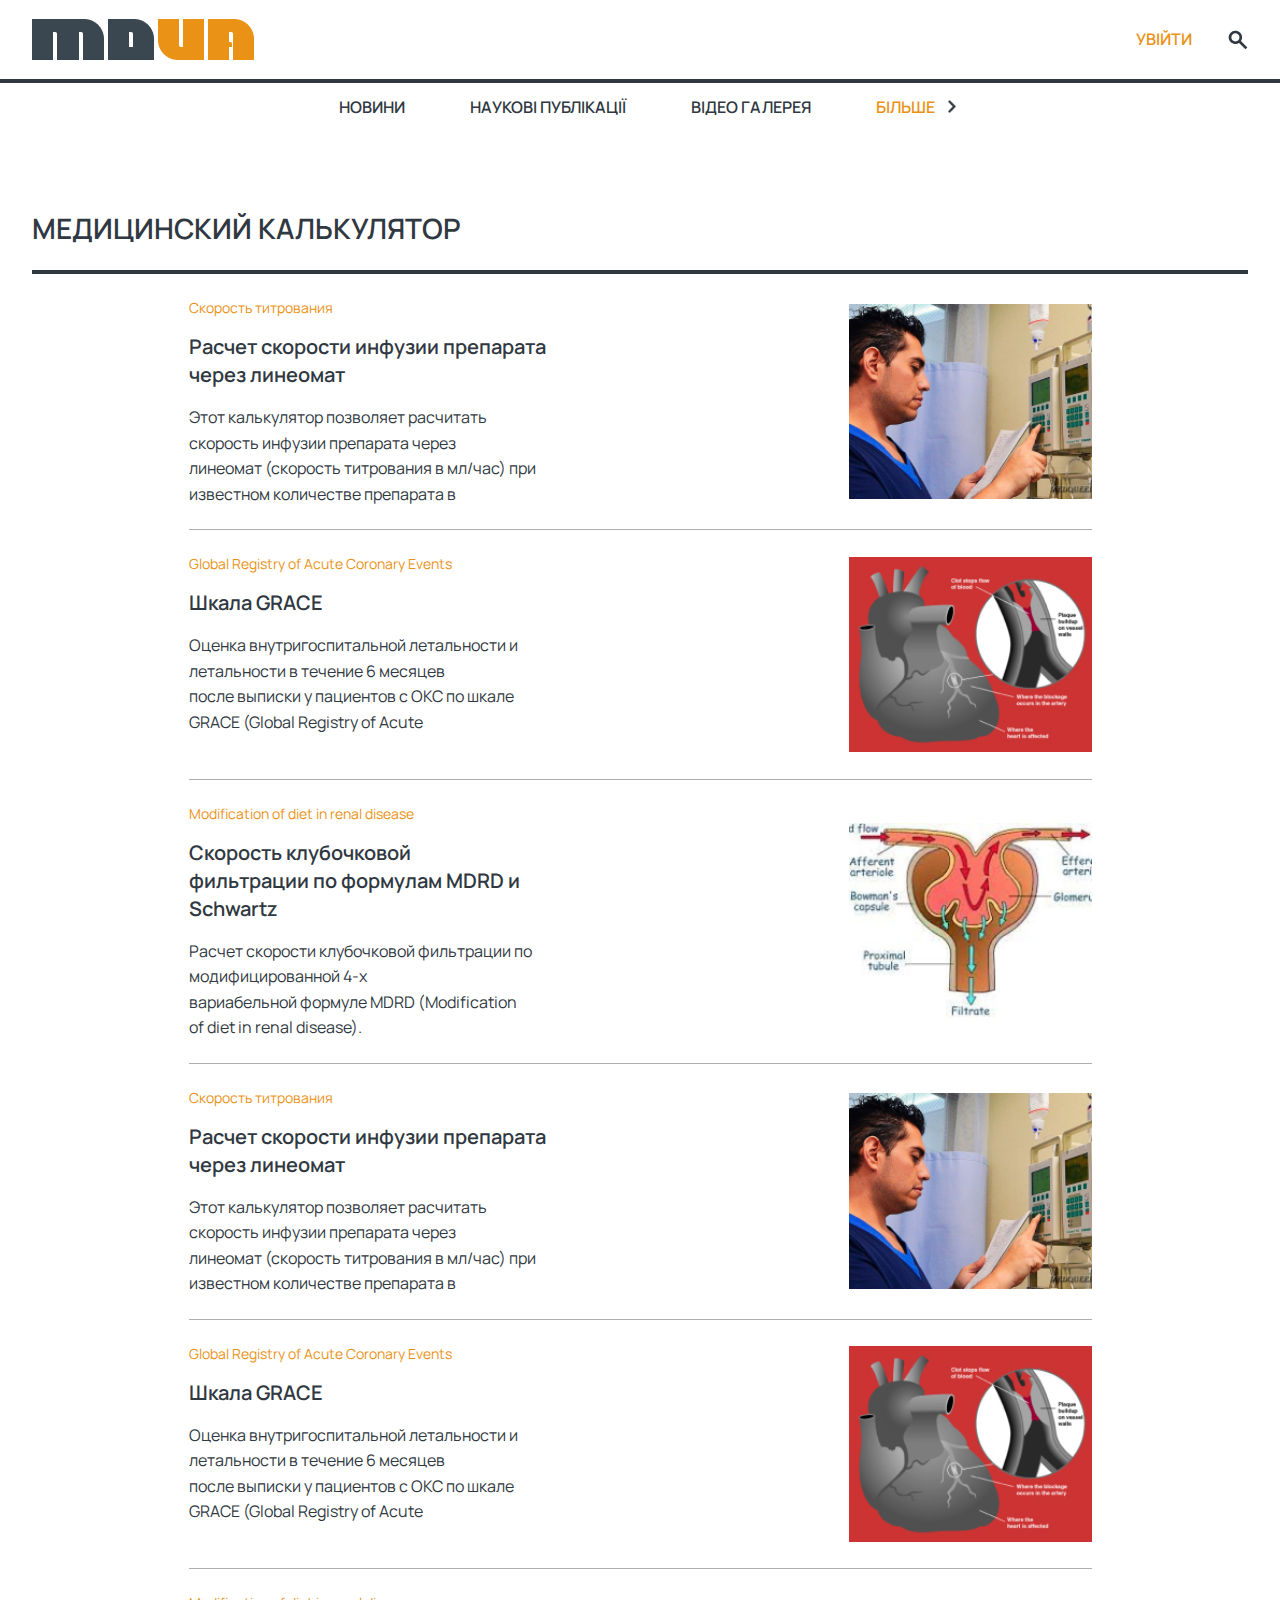
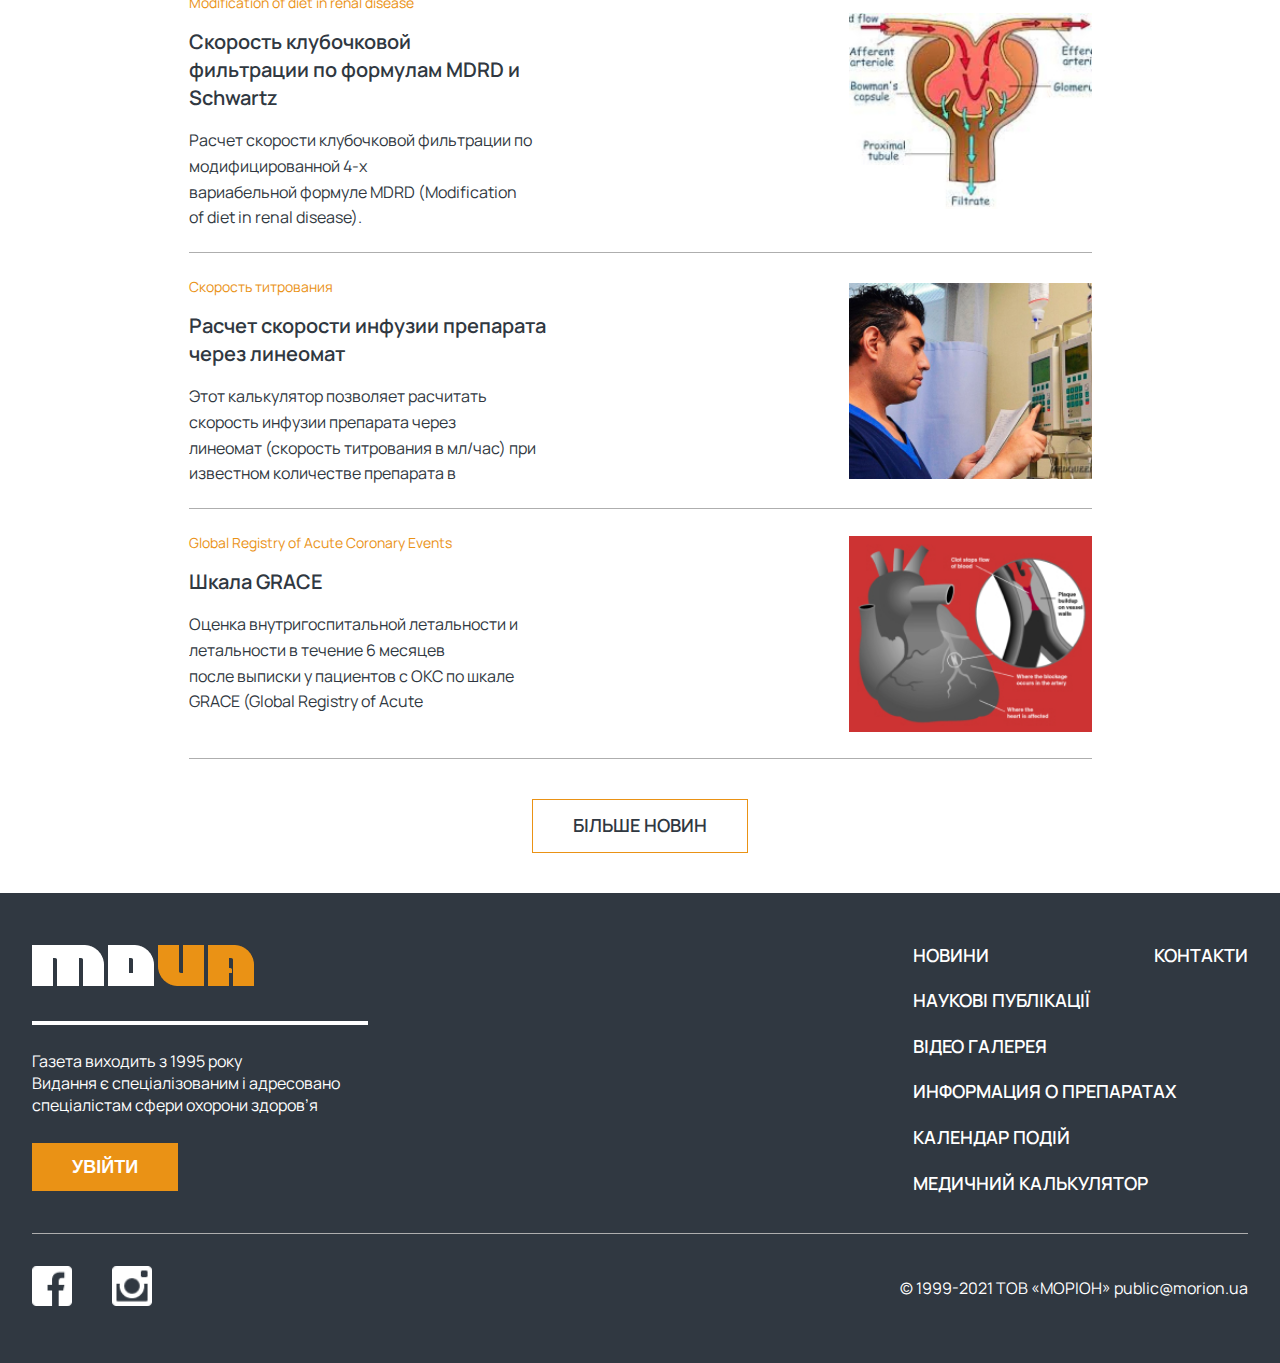
<file: src/calculator.html>
<!doctype html>
<html lang="en">
<head>
    <meta charset="UTF-8">
    <meta name="viewport"
          content="width=device-width, user-scalable=no, initial-scale=1.0, maximum-scale=1.0, minimum-scale=1.0">
    <meta http-equiv="X-UA-Compatible" content="ie=edge">
    <title>calculator</title>
    <link rel="stylesheet" href="styles/styles.css">
    <link rel="preconnect" href="https://fonts.googleapis.com">
    <link rel="preconnect" href="https://fonts.gstatic.com" crossorigin>
    <link href="https://fonts.googleapis.com/css2?family=Manrope:wght@200;300;400;500;600;700;800&display=swap"
          rel="stylesheet">
</head>
<body>

<header class="header">
    <div class="container">
        <div class="header__container-content">
            <div class="header-logo">
                <a href="#">
                    <img src="assets/images/header_logo.png" alt="" title="">
                </a>
            </div>
            <div class="header-form">
                <ul>
                    <li><a class="header__link-active" href="#">увійти</a></li>
                    <li>
                        <label>
                            <input data-search="search"/>
                        </label>
                    </li>
                </ul>
            </div>
        </div>
    </div>
</header>
<section class="sub-header" id="scrollSubHeader">
    <div class="container">
        <div class="sub-header__container-content">
            <ul>
                <li><a href="news.html">Новини</a></li>
                <li><a href="publications.html">наукові публікації</a></li>
                <li><a href="video-gallery.html">відео галерея</a></li>
                <li><a class="hide-4" href="info-preparation.html">информация о препаратах</a></li>
                <li><a class="hide-3" href="calendar.html">Календар подій</a></li>
                <li><a class="hide-2" href="calculator.html">медичний калькулятор </a></li>
                <li><a class="hide-1" href="#contact">контакти</a></li>
                <li class="clickLi"><a href="" class="h active">Бiльше <img src="assets/images/menu-responsive.png"
                                                                            alt=""></a>
                    <ul class="clickLi-container">
                        <li><a class="h visible-4" href="info-preparation.html">информация <br>о препаратах</a></li>
                        <li><a class="h visible-3" href="calendar.html">Календар <br>подій</a></li>
                        <li><a class="h visible-2" href="calculator.html">медичний <br>калькулятор </a></li>
                        <li><a class="h visible-1" href="#contact">контакти</a></li>
                    </ul>
                </li>
            </ul>
        </div>

        <div class="burger-menu">
            <ul class="menu">
                <li><a class="menuItem" href="news.html">Новини</a></li>
                <li><a class="menuItem" href="publications.html">наукові публікації</a></li>
                <li><a class="menuItem" href="video-gallery.html">відео галерея</a></li>
                <li><a class="menuItem" href="info-preparation.html">информация о препаратах</a></li>
                <li><a class="menuItem" href="calendar.html">Календар подій</a></li>
                <li><a class="menuItem" href="calculator.html">медичний калькулятор</a></li>
                <li><a class="menuItem" href="#">контакти</a></li>
            </ul>
            <button class="hamburger" onclick="myFunction(this)">
                    <span class="bars">
                        <span class="bar1"></span>
                        <span class="bar2"></span>
                        <span class="bar3"></span>
                    </span>
            </button>
        </div>

        <ul class="contact-hide">
            <li><a class="header__link-active-mobile">увійти</a></li>
        </ul>
    </div>
</section>

<section id="myForm">
    <div class="container-form">
        <div class="container">
            <form>
                <div class="form-heading">
                    <a class="form-logo" href="#"><img src="assets/images/header_logo.png" alt=""></a>
                    <button class="form-close" type="button"><img
                            src="assets/images/form-close.png" alt=""></button>
                </div>
                <h5>вітаю</h5>
                <p class="form-desc">Увійдіть у свій акаунт, щоб отримати доступ до
                    своєї підписки в MD.UA</p>
                <p>
                    <label>
                        <input type="email" name="email" data-validation="required email" placeholder="Email"/>
                    </label>
                </p>
                <p>
                    <label>
                        <input type="password" name="password" data-validation="required phone" placeholder="Пароль"/>
                    </label>
                </p>
                <p class="form-forgot">Забули пароль?</p>
                <button type="button" class="form-main">
                    продовжити
                </button>
                <p class="form-question"><span>Відсутній акаунт?</span><span
                        class="form-question_active">Зареєструватися.</span></p>
                <span class="devil">Або</span>
                <div class="button-container">
                    <button>
                        <svg width="20" height="20" viewBox="0 0 20 20" fill="none" xmlns="http://www.w3.org/2000/svg">
                            <path d="M19.8055 8.0415H19V8H10V12H15.6515C14.827 14.3285 12.6115 16 10 16C6.6865 16 4 13.3135 4 10C4 6.6865 6.6865 4 10 4C11.5295 4 12.921 4.577 13.9805 5.5195L16.809 2.691C15.023 1.0265 12.634 0 10 0C4.4775 0 0 4.4775 0 10C0 15.5225 4.4775 20 10 20C15.5225 20 20 15.5225 20 10C20 9.3295 19.931 8.675 19.8055 8.0415Z"
                                  fill="#FFC107"/>
                            <path d="M1.15332 5.3455L4.43882 7.755C5.32782 5.554 7.48082 4 10.0003 4C11.5298 4 12.9213 4.577 13.9808 5.5195L16.8093 2.691C15.0233 1.0265 12.6343 0 10.0003 0C6.15932 0 2.82832 2.1685 1.15332 5.3455Z"
                                  fill="#FF3D00"/>
                            <path d="M10.0002 20.0001C12.5832 20.0001 14.9302 19.0116 16.7047 17.4041L13.6097 14.7851C12.5719 15.5743 11.3039 16.0011 10.0002 16.0001C7.39916 16.0001 5.19066 14.3416 4.35866 12.0271L1.09766 14.5396C2.75266 17.7781 6.11366 20.0001 10.0002 20.0001Z"
                                  fill="#4CAF50"/>
                            <path d="M19.8055 8.0415H19V8H10V12H15.6515C15.2571 13.1082 14.5467 14.0766 13.608 14.7855L13.6095 14.7845L16.7045 17.4035C16.4855 17.6025 20 15 20 10C20 9.3295 19.931 8.675 19.8055 8.0415Z"
                                  fill="#1976D2"/>
                        </svg>
                        Google
                    </button>
                    <button>
                        <svg width="22" height="22" viewBox="0 0 22 22" fill="none" xmlns="http://www.w3.org/2000/svg">
                            <path d="M20.7858 22.0001C21.4563 22.0001 22 21.4564 22 20.7859V1.21421C22 0.543555 21.4563 0 20.7858 0H1.21421C0.543469 0 0 0.543555 0 1.21421V20.7859C0 21.4564 0.543469 22.0001 1.21421 22.0001H20.7858Z"
                                  fill="#395185"/>
                            <path d="M15.1795 22.0001V13.4805H18.0392L18.4674 10.1603H15.1795V8.04038C15.1795 7.07908 15.4465 6.42398 16.825 6.42398L18.5832 6.42321V3.45364C18.279 3.41316 17.2354 3.32275 16.0212 3.32275C13.4863 3.32275 11.7508 4.87006 11.7508 7.71167V10.1603H8.88379V13.4805H11.7508V22.0001H15.1795Z"
                                  fill="white"/>
                        </svg>
                        facebook
                    </button>
                    <button>
                        <svg width="17" height="20" viewBox="0 0 17 20" fill="none" xmlns="http://www.w3.org/2000/svg">
                            <path d="M16.6651 14.811C16.3882 15.4565 16.0461 16.072 15.6441 16.648C15.1071 17.415 14.6661 17.945 14.3281 18.24C13.8031 18.722 13.2391 18.97 12.6361 18.984C12.2041 18.984 11.6821 18.861 11.0741 18.611C10.4641 18.362 9.90414 18.24 9.39114 18.24C8.85414 18.24 8.27814 18.362 7.66114 18.611C7.04514 18.861 6.54714 18.992 6.16614 19.004C5.58914 19.029 5.01214 18.775 4.43714 18.24C4.07014 17.92 3.61114 17.37 3.06014 16.592C2.47014 15.763 1.98514 14.798 1.60514 13.701C1.19814 12.514 0.994141 11.366 0.994141 10.254C0.994141 8.98102 1.26914 7.88202 1.82014 6.96202C2.23689 6.23949 2.83269 5.63646 3.55014 5.21102C4.25761 4.78669 5.06523 4.55821 5.89014 4.54902C6.35014 4.54902 6.95314 4.69102 7.70014 4.97102C8.44714 5.25102 8.92714 5.39302 9.13614 5.39302C9.29414 5.39302 9.82514 5.22602 10.7291 4.89502C11.5821 4.58802 12.3021 4.46102 12.8921 4.51102C14.4921 4.64002 15.6931 5.27002 16.4921 6.40602C15.0621 7.27302 14.3551 8.48602 14.3691 10.043C14.3811 11.256 14.8221 12.265 15.6861 13.066C16.0681 13.4316 16.5138 13.7241 17.0011 13.929C16.8951 14.236 16.7831 14.529 16.6651 14.811ZM12.9981 0.380024C12.9981 1.33002 12.6501 2.21802 11.9591 3.03902C11.1231 4.01502 10.1131 4.58002 9.01814 4.49102C9.00382 4.37156 8.99681 4.25134 8.99714 4.13102C8.99714 3.21802 9.39314 2.24202 10.1001 1.44302C10.4521 1.03902 10.9001 0.702024 11.4431 0.434023C11.9851 0.170024 12.4971 0.0240234 12.9791 -0.000976562C12.9921 0.127023 12.9981 0.254024 12.9981 0.380024Z"
                                  fill="#3A4750"/>
                        </svg>
                        apple
                    </button>
                </div>
            </form>
            <div class="form-image">
                <img src="assets/images/form-image.jpg" alt="" title="">
            </div>
        </div>
    </div>
</section>
<!--only max-width-->
<section class="calculator">

    <div class="container">
        <h3>медицинский калькулятор</h3>
        <div class="calculator-container">

            <div class="calculator__list-container">
                <div data-calculator-id="calc-one" class="calculator__card">
                    <div class="calc-cont">
                        <div class="calculator__card-content">
                            <div class="sub-title">Скорость титрования</div>
                            <h5>Расчет скорости инфузии препарата через линеомат</h5>
                            <p>Этот калькулятор позволяет расчитать скорость инфузии препарата через <br>
                                линеомат (скорость титрования в мл/час) при известном количестве препарата в <br>
                                милиграммах в известном объеме раствора. Также необходимо указать вес <br>
                                пациента и дозировку, определяемую либо в мкг*кг/мин,
                                либо в мл/час.
                            </p>
                        </div>
                        <div class="calculator__card-image">
                            <img src="assets/images/calculator-card-1.jpg" alt="" title="">
                        </div>
                    </div>
                </div>
                <div data-calculator-id="calc-two" class="calculator__card">
                    <div class="calc-cont">
                        <div class="calculator__card-content">
                            <div class="sub-title">Global Registry of Acute Coronary Events</div>
                            <h5>Шкала GRACE</h5>
                            <p>Оценка внутригоспитальной летальности и летальности в течение 6 месяцев <br>
                                после выписки у пациентов с ОКС по шкале GRACE (Global Registry of Acute <br>
                                Coronary Events)
                            </p>
                        </div>
                        <div class="calculator__card-image">
                            <img src="assets/images/calculator-card-2.jpg" alt="" title="">
                        </div>
                    </div>
                </div>
                <div data-calculator-id="calc-three" class="calculator__card">
                    <div class="calc-cont">
                        <div class="calculator__card-content">
                            <div class="sub-title">Modification of diet in renal disease</div>
                            <h5>Скорость клубочковой фильтрации по формулам MDRD и <br>
                                Schwartz
                            </h5>
                            <p>Расчет скорости клубочковой фильтрации по модифицированной 4-х <br>
                                вариабельной формуле MDRD (Modification of diet in renal disease).
                            </p>
                        </div>
                        <div class="calculator__card-image">
                            <img src="assets/images/calculator-card-3.jpg" alt="" title="">
                        </div>
                    </div>
                </div>
                <div data-calculator-id="calc-four" class="calculator__card">
                    <div class="calc-cont">
                        <div class="calculator__card-content">
                            <div class="sub-title">Скорость титрования</div>
                            <h5>Расчет скорости инфузии препарата через линеомат</h5>
                            <p>Этот калькулятор позволяет расчитать скорость инфузии препарата через <br>
                                линеомат (скорость титрования в мл/час) при известном количестве препарата в <br>
                                милиграммах в известном объеме раствора. Также необходимо указать вес <br>
                                пациента и дозировку, определяемую либо в мкг*кг/мин,
                                либо в мл/час.
                            </p>
                        </div>
                        <div class="calculator__card-image">
                            <img src="assets/images/calculator-card-1.jpg" alt="" title="">
                        </div>
                    </div>
                </div>
                <div data-calculator-id="calc-fife" class="calculator__card">
                    <div class="calc-cont">
                        <div class="calculator__card-content">
                            <div class="sub-title">Global Registry of Acute Coronary Events</div>
                            <h5>Шкала GRACE</h5>
                            <p>Оценка внутригоспитальной летальности и летальности в течение 6 месяцев <br>
                                после выписки у пациентов с ОКС по шкале GRACE (Global Registry of Acute <br>
                                Coronary Events)
                            </p>
                        </div>
                        <div class="calculator__card-image">
                            <img src="assets/images/calculator-card-2.jpg" alt="" title="">
                        </div>
                    </div>
                </div>
                <div data-calculator-id="calc-six" class="calculator__card">
                    <div class="calc-cont">
                        <div class="calculator__card-content">
                            <div class="sub-title">Modification of diet in renal disease</div>
                            <h5>Скорость клубочковой фильтрации по формулам MDRD и <br>
                                Schwartz
                            </h5>
                            <p>Расчет скорости клубочковой фильтрации по модифицированной 4-х <br>
                                вариабельной формуле MDRD (Modification of diet in renal disease).
                            </p>
                        </div>
                        <div class="calculator__card-image">
                            <img src="assets/images/calculator-card-3.jpg" alt="" title="">
                        </div>
                    </div>
                </div>
                <div data-calculator-id="calc-seven" class="calculator__card">
                    <div class="calc-cont">
                        <div class="calculator__card-content">
                            <div class="sub-title">Скорость титрования</div>
                            <h5>Расчет скорости инфузии препарата через линеомат</h5>
                            <p>Этот калькулятор позволяет расчитать скорость инфузии препарата через <br>
                                линеомат (скорость титрования в мл/час) при известном количестве препарата в <br>
                                милиграммах в известном объеме раствора. Также необходимо указать вес <br>
                                пациента и дозировку, определяемую либо в мкг*кг/мин,
                                либо в мл/час.
                            </p>
                        </div>
                        <div class="calculator__card-image">
                            <img src="assets/images/calculator-card-1.jpg" alt="" title="">
                        </div>
                    </div>
                </div>
                <div data-calculator-id="calc-eight" class="calculator__card">
                    <div class="calc-cont">
                        <div class="calculator__card-content">
                            <div class="sub-title">Global Registry of Acute Coronary Events</div>
                            <h5>Шкала GRACE</h5>
                            <p>Оценка внутригоспитальной летальности и летальности в течение 6 месяцев <br>
                                после выписки у пациентов с ОКС по шкале GRACE (Global Registry of Acute <br>
                                Coronary Events)
                            </p>
                        </div>
                        <div class="calculator__card-image">
                            <img src="assets/images/calculator-card-2.jpg" alt="" title="">
                        </div>
                    </div>
                </div>
            </div>

            <div id="calc-one" class="calculator-for-card">
                <img src="assets/images/test-foto-caolc.png" alt="">
            </div>
            <div id="calc-two" class="calculator-for-card">
                <img src="assets/images/test-foto-caolc.png" alt="" style="background-color: #c390ee36;">
            </div>
            <div id="calc-three" class="calculator-for-card">
                <img src="assets/images/test-foto-caolc.png" alt="" style="background-color: yellowgreen;">
            </div>
            <div id="calc-four" class="calculator-for-card">
                <img src="assets/images/test-foto-caolc.png" alt="" style="background-color: orchid;">
            </div>
            <div id="calc-fife" class="calculator-for-card">
                <img src="assets/images/test-foto-caolc.png" alt="" style="background-color: lightblue;">
            </div>
            <div id="calc-six" class="calculator-for-card">
                <img src="assets/images/test-foto-caolc.png" alt="" style="background-color: salmon;">
            </div>
            <div id="calc-seven" class="calculator-for-card">
                <img src="assets/images/test-foto-caolc.png" alt="" style="background-color: brown;">
            </div>
            <div id="calc-eight" class="calculator-for-card">
                <img src="assets/images/test-foto-caolc.png" alt="" style="background-color: dimgrey;">
            </div>
        </div>
    </div>
    <div class="center-bnt">
        <button class="see-more">більше новин</button>
    </div>

</section>
<!--only max-width-->

<!--only-320-1919-->
<section class="calculator-mobile">
    <div class="container">
        <h3>медицинский калькулятор</h3>
        <div class="calculator-container">

            <div class="calculator__list-container">

                <div class="accordionWrapper">
                    <div class="accordionItem close">
                        <div class="accordionItemHeading">
                            <div class="calculator__card">
                                <div class="calculator__card-content">
                                    <div class="sub-title">Скорость титрования</div>
                                    <h5>Расчет скорости инфузии препарата через линеомат</h5>
                                    <p>Этот калькулятор позволяет расчитать скорость инфузии препарата через <br>
                                        линеомат (скорость титрования в мл/час) при известном количестве препарата в
                                        <br>
                                        милиграммах в известном объеме раствора. Также необходимо указать вес <br>
                                        пациента и дозировку, определяемую либо в мкг*кг/мин,
                                        либо в мл/час.
                                    </p>
                                </div>
                                <div class="calculator__card-image">
                                    <img src="assets/images/calculator-card-1.jpg" alt="" title="">
                                </div>
                            </div>
                        </div>
                        <div class="accordionItemContent">
                            <img src="assets/images/test-foto-caolc.png" alt="">
                        </div>
                    </div>
                    <div class="accordionItem close">
                        <div class="accordionItemHeading">
                            <div class="calculator__card">
                                <div class="calculator__card-content">
                                    <div class="sub-title">Global Registry of Acute Coronary Events</div>
                                    <h5>Шкала GRACE</h5>
                                    <p>Оценка внутригоспитальной летальности и летальности в течение 6 месяцев <br>
                                        после выписки у пациентов с ОКС по шкале GRACE (Global Registry of Acute <br>
                                        Coronary Events)
                                    </p>
                                </div>
                                <div class="calculator__card-image">
                                    <img src="assets/images/calculator-card-2.jpg" alt="" title="">
                                </div>
                            </div>
                        </div>
                        <div class="accordionItemContent">
                            <img src="assets/images/test-foto-caolc.png" alt="">
                        </div>
                    </div>
                    <div class="accordionItem close">
                        <div class="accordionItemHeading">
                            <div class="calculator__card">
                                <div class="calculator__card-content">
                                    <div class="sub-title">Modification of diet in renal disease</div>
                                    <h5>Скорость клубочковой фильтрации по формулам MDRD и <br>
                                        Schwartz
                                    </h5>
                                    <p>Расчет скорости клубочковой фильтрации по модифицированной 4-х <br>
                                        вариабельной формуле MDRD (Modification of diet in renal disease).
                                    </p>
                                </div>
                                <div class="calculator__card-image">
                                    <img src="assets/images/calculator-card-3.jpg" alt="" title="">
                                </div>
                            </div>
                        </div>
                        <div class="accordionItemContent">
                            <img src="assets/images/test-foto-caolc.png" alt="">
                        </div>
                    </div>
                    <div class="accordionItem close">
                        <div class="accordionItemHeading">
                            <div class="calculator__card">
                                <div class="calculator__card-content">
                                    <div class="sub-title">Скорость титрования</div>
                                    <h5>Расчет скорости инфузии препарата через линеомат</h5>
                                    <p>Этот калькулятор позволяет расчитать скорость инфузии препарата через <br>
                                        линеомат (скорость титрования в мл/час) при известном количестве препарата в
                                        <br>
                                        милиграммах в известном объеме раствора. Также необходимо указать вес <br>
                                        пациента и дозировку, определяемую либо в мкг*кг/мин,
                                        либо в мл/час.
                                    </p>
                                </div>
                                <div class="calculator__card-image">
                                    <img src="assets/images/calculator-card-1.jpg" alt="" title="">
                                </div>
                            </div>
                        </div>
                        <div class="accordionItemContent">
                            <img src="assets/images/test-foto-caolc.png" alt="">
                        </div>
                    </div>
                    <div class="accordionItem close">
                        <div class="accordionItemHeading">
                            <div class="calculator__card">
                                <div class="calculator__card-content">
                                    <div class="sub-title">Global Registry of Acute Coronary Events</div>
                                    <h5>Шкала GRACE</h5>
                                    <p>Оценка внутригоспитальной летальности и летальности в течение 6 месяцев <br>
                                        после выписки у пациентов с ОКС по шкале GRACE (Global Registry of Acute <br>
                                        Coronary Events)
                                    </p>
                                </div>
                                <div class="calculator__card-image">
                                    <img src="assets/images/calculator-card-2.jpg" alt="" title="">
                                </div>
                            </div>
                        </div>
                        <div class="accordionItemContent">
                            <img src="assets/images/test-foto-caolc.png" alt="">
                        </div>
                    </div>
                    <div class="accordionItem close">
                        <div class="accordionItemHeading">
                            <div class="calculator__card">
                                <div class="calculator__card-content">
                                    <div class="sub-title">Modification of diet in renal disease</div>
                                    <h5>Скорость клубочковой фильтрации по формулам MDRD и <br>
                                        Schwartz
                                    </h5>
                                    <p>Расчет скорости клубочковой фильтрации по модифицированной 4-х <br>
                                        вариабельной формуле MDRD (Modification of diet in renal disease).
                                    </p>
                                </div>
                                <div class="calculator__card-image">
                                    <img src="assets/images/calculator-card-3.jpg" alt="" title="">
                                </div>
                            </div>
                        </div>
                        <div class="accordionItemContent">
                            <img src="assets/images/test-foto-caolc.png" alt="">
                        </div>
                    </div>
                    <div class="accordionItem close">
                        <div class="accordionItemHeading">
                            <div class="calculator__card">
                                <div class="calculator__card-content">
                                    <div class="sub-title">Скорость титрования</div>
                                    <h5>Расчет скорости инфузии препарата через линеомат</h5>
                                    <p>Этот калькулятор позволяет расчитать скорость инфузии препарата через <br>
                                        линеомат (скорость титрования в мл/час) при известном количестве препарата в
                                        <br>
                                        милиграммах в известном объеме раствора. Также необходимо указать вес <br>
                                        пациента и дозировку, определяемую либо в мкг*кг/мин,
                                        либо в мл/час.
                                    </p>
                                </div>
                                <div class="calculator__card-image">
                                    <img src="assets/images/calculator-card-1.jpg" alt="" title="">
                                </div>
                            </div>
                        </div>
                        <div class="accordionItemContent">
                            <img src="assets/images/test-foto-caolc.png" alt="">
                        </div>
                    </div>
                    <div class="accordionItem close">
                        <div class="accordionItemHeading">
                            <div class="calculator__card">
                                <div class="calculator__card-content">
                                    <div class="sub-title">Global Registry of Acute Coronary Events</div>
                                    <h5>Шкала GRACE</h5>
                                    <p>Оценка внутригоспитальной летальности и летальности в течение 6 месяцев <br>
                                        после выписки у пациентов с ОКС по шкале GRACE (Global Registry of Acute <br>
                                        Coronary Events)
                                    </p>
                                </div>
                                <div class="calculator__card-image">
                                    <img src="assets/images/calculator-card-2.jpg" alt="" title="">
                                </div>
                            </div>
                        </div>
                        <div class="accordionItemContent">
                            <img src="assets/images/test-foto-caolc.png" alt="">
                        </div>
                    </div>
                </div>
            </div>
        </div>
        <div class="center-bnt">
            <button class="see-more">більше новин</button>
        </div>

    </div>
</section>
<!-- end only-320-1919-->

<footer>
    <div class="container" id="contact">
        <div class="footer__container-content">
            <div class="footer__desc">
                <div class="footer-logo">
                    <a href="#">
                        <img src="assets/images/footer_logo.png" alt="" title="">
                    </a>
                </div>
                <p>Газета виходить з 1995 року <br>
                    Видання є спеціалізованим і адресовано <br>
                    спеціалістам сфери охорони здоров’я
                </p>
                <div class="btn-register-center">
                    <button type="button" class="btn-register">увійти</button>
                </div>

            </div>

            <div class="footer__menu">
                <ul class="ul-visible">
                    <li><a class="link-visible" href="news.html">Новини</a></li>
                    <li><a href="#contact">контакти</a></li>
                </ul>
                <ul>
                    <li><a class="link-hide" href="news.html">Новини</a></li>
                    <li><a href="publications.html">наукові публікації</a></li>
                    <li><a href="video-gallery.html">відео галерея</a></li>
                    <li><a href="info-preparation.html">информация о препаратах</a></li>
                    <li><a href="calendar.html">Календар подій</a></li>
                    <li><a href="calculator.html">медичний калькулятор</a></li>
                    <li><a class="link-hide" href="#contact">контакти</a></li>
                </ul>
            </div>
        </div>
        <div class="footer__sub-content">
            <div class="sub-content_icon">
                <a href="#"><img src="assets/images/footer-sub-icon1.png" alt="" title=""></a>
                <a href="#"><img src="assets/images/footer-sub-icon2.png" alt="" title=""></a>
            </div>
            <div class="sub-content_desc">
                © 1999-2021 ТОВ «МОРІОН» public@morion.ua
            </div>
        </div>
    </div>
</footer>

<script src="js/burger.js"></script>
<script src="js/accordion.js"></script>
<script src="js/calc-block-maxWidth.js"></script>
<script src="js/form.js"></script>
<script src="js/scrollHeader.js"></script>
</body>
</html>
</file>
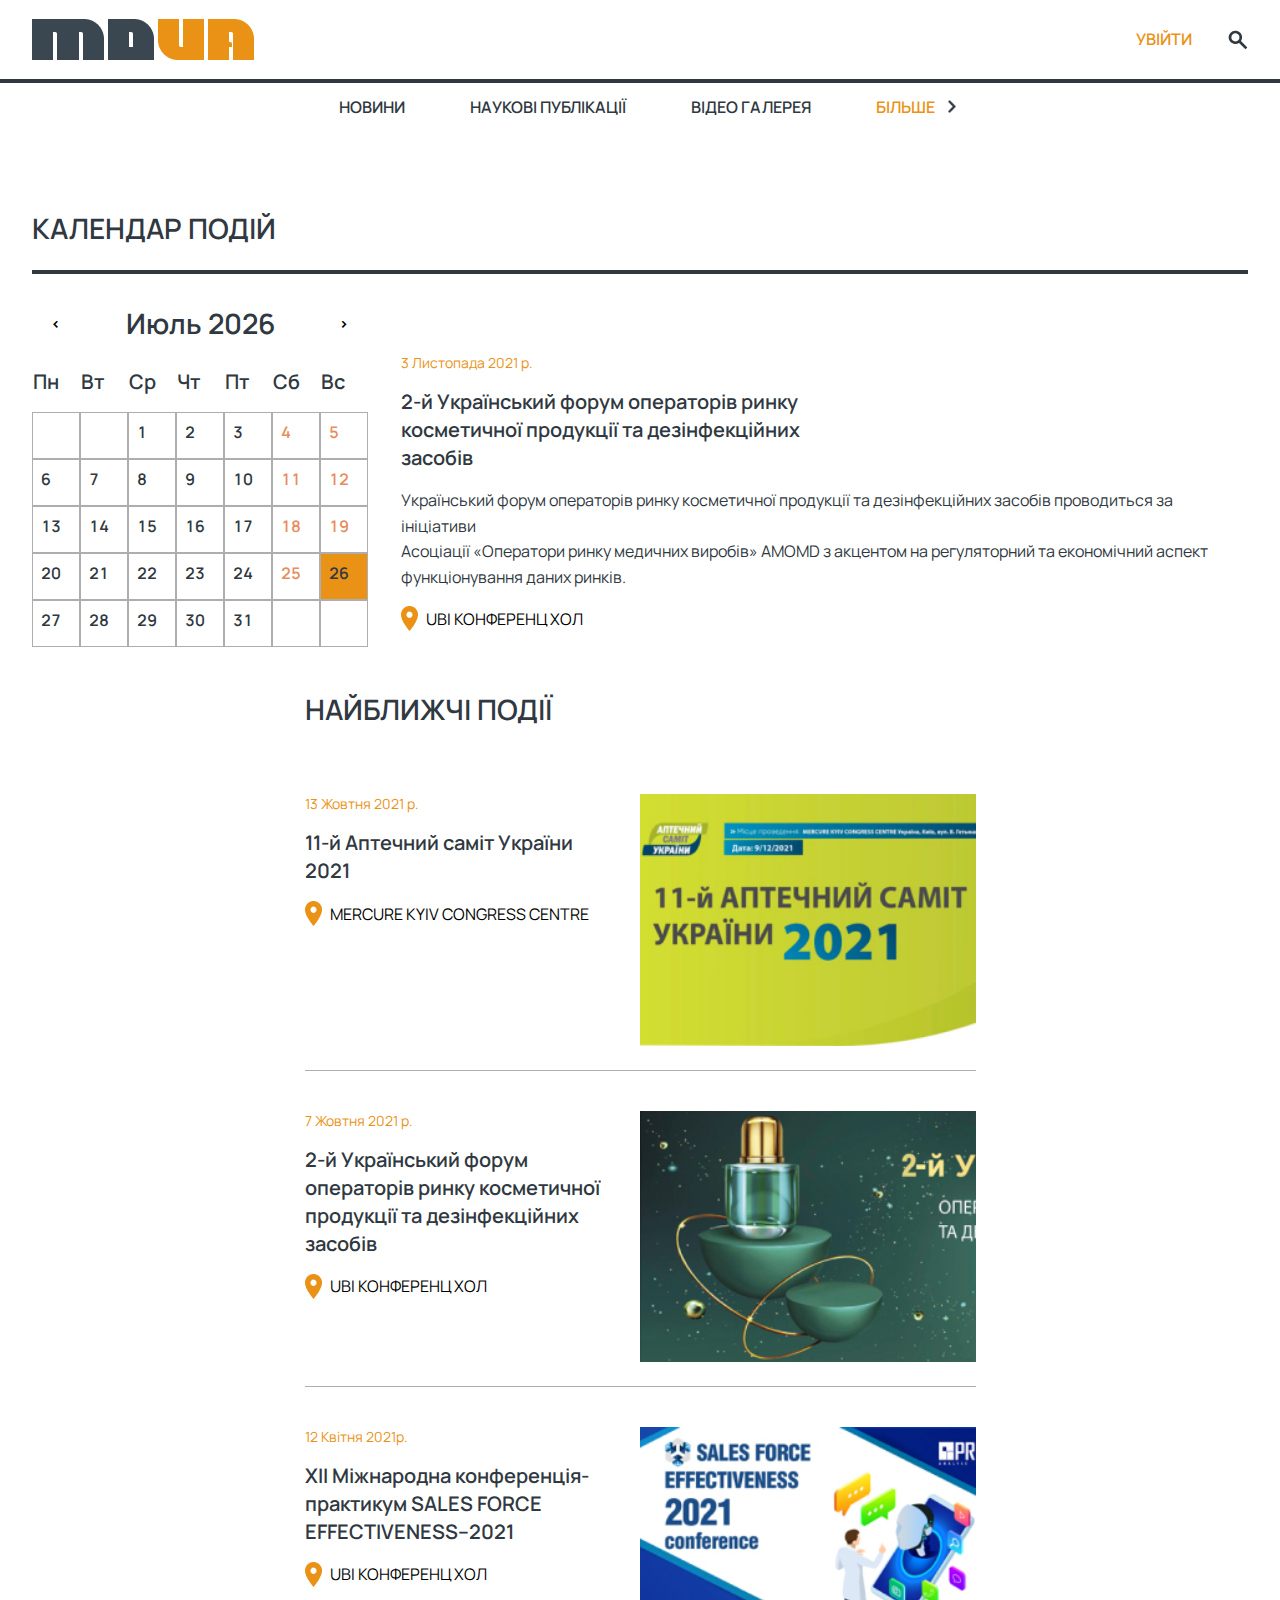
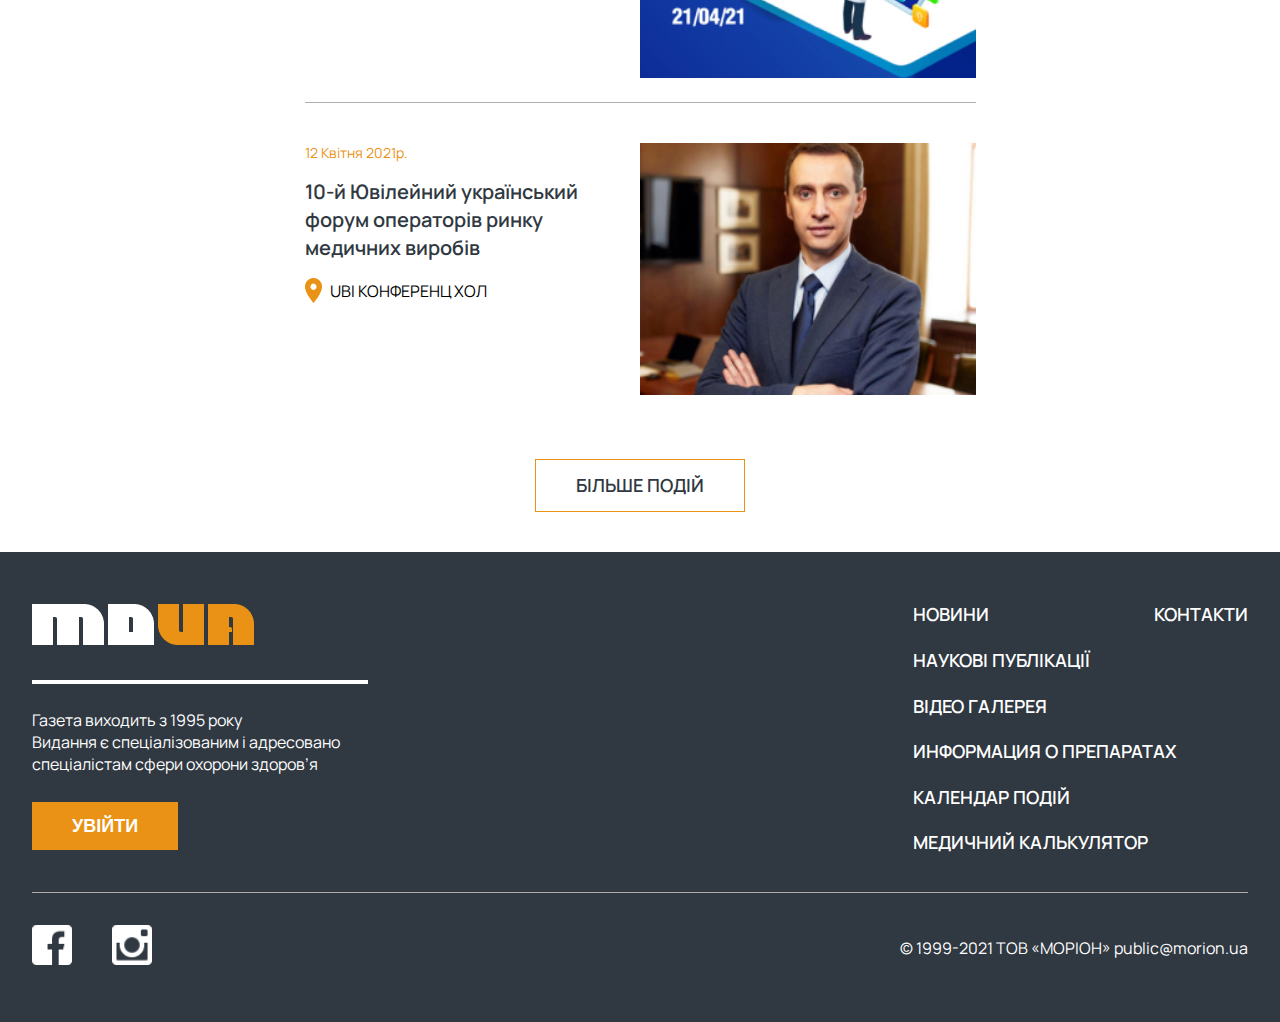
<file: src/calendar.html>
<!doctype html>
<html lang="en">
<head>
    <meta charset="UTF-8">
    <meta name="viewport"
          content="width=device-width, user-scalable=no, initial-scale=1.0, maximum-scale=1.0, minimum-scale=1.0">
    <meta http-equiv="X-UA-Compatible" content="ie=edge">
    <title>calendar</title>
    <link rel="stylesheet" href="styles/styles.css">
    <link rel="preconnect" href="https://fonts.googleapis.com">
    <link rel="preconnect" href="https://fonts.gstatic.com" crossorigin>
    <link href="https://fonts.googleapis.com/css2?family=Manrope:wght@200;300;400;500;600;700;800&display=swap"
          rel="stylesheet">

</head>
<body>

<header class="header">
    <div class="container">
        <div class="header__container-content">
            <div class="header-logo">
                <a href="#">
                    <img src="assets/images/header_logo.png" alt="" title="">
                </a>
            </div>
            <div class="header-form">
                <ul>
                    <li><a class="header__link-active" href="#">увійти</a></li>
                    <li>
                        <label>
                            <input data-search="search"/>
                        </label>
                    </li>
                </ul>
            </div>
        </div>
    </div>
</header>
<section class="sub-header" id="scrollSubHeader">
    <div class="container">
        <div class="sub-header__container-content">
            <ul>
                <li><a href="news.html">Новини</a></li>
                <li><a href="publications.html">наукові публікації</a></li>
                <li><a href="video-gallery.html">відео галерея</a></li>
                <li><a class="hide-4" href="info-preparation.html">информация о препаратах</a></li>
                <li><a class="hide-3" href="calendar.html">Календар подій</a></li>
                <li><a class="hide-2" href="calculator.html">медичний калькулятор </a></li>
                <li><a class="hide-1" href="#contact">контакти</a></li>
                <li class="clickLi"><a href="" class="h active">Бiльше <img src="assets/images/menu-responsive.png"
                                                                            alt=""></a>
                    <ul class="clickLi-container">
                        <li><a class="h visible-4" href="info-preparation.html">информация <br>о препаратах</a></li>
                        <li><a class="h visible-3" href="calendar.html">Календар <br>подій</a></li>
                        <li><a class="h visible-2" href="calculator.html">медичний <br>калькулятор </a></li>
                        <li><a class="h visible-1" href="#contact">контакти</a></li>
                    </ul>
                </li>
            </ul>
        </div>

        <div class="burger-menu">
            <ul class="menu">
                <li><a class="menuItem" href="news.html">Новини</a></li>
                <li><a class="menuItem" href="publications.html">наукові публікації</a></li>
                <li><a class="menuItem" href="video-gallery.html">відео галерея</a></li>
                <li><a class="menuItem" href="info-preparation.html">информация о препаратах</a></li>
                <li><a class="menuItem" href="calendar.html">Календар подій</a></li>
                <li><a class="menuItem" href="calculator.html">медичний калькулятор</a></li>
                <li><a class="menuItem" href="#">контакти</a></li>
            </ul>
            <button class="hamburger" onclick="myFunction(this)">
                    <span class="bars">
                        <span class="bar1"></span>
                        <span class="bar2"></span>
                        <span class="bar3"></span>
                    </span>
            </button>
        </div>

        <ul class="contact-hide">
            <li><a class="header__link-active-mobile">увійти</a></li>
        </ul>
    </div>
</section>

<section id="myForm">
    <div class="container-form">
        <div class="container">
            <form>
                <div class="form-heading">
                    <a class="form-logo" href="#"><img src="assets/images/header_logo.png" alt=""></a>
                    <button class="form-close" type="button"><img src="assets/images/form-close.png" alt=""></button>
                </div>
                <h5>вітаю</h5>
                <p class="form-desc">Увійдіть у свій акаунт, щоб отримати доступ до
                    своєї підписки в MD.UA</p>
                <p>
                    <label>
                        <input type="email" name="email" data-validation="required email" placeholder="Email"/>
                    </label>
                </p>
                <p>
                    <label>
                        <input type="password" name="password" data-validation="required phone" placeholder="Пароль"/>
                    </label>
                </p>
                <p class="form-forgot">Забули пароль?</p>
                <button type="button" class="form-main">
                    продовжити
                </button>
                <p class="form-question"><span>Відсутній акаунт?</span><span
                        class="form-question_active">Зареєструватися.</span></p>
                <span class="devil">Або</span>
                <div class="button-container">
                    <button>
                        <svg width="20" height="20" viewBox="0 0 20 20" fill="none" xmlns="http://www.w3.org/2000/svg">
                            <path d="M19.8055 8.0415H19V8H10V12H15.6515C14.827 14.3285 12.6115 16 10 16C6.6865 16 4 13.3135 4 10C4 6.6865 6.6865 4 10 4C11.5295 4 12.921 4.577 13.9805 5.5195L16.809 2.691C15.023 1.0265 12.634 0 10 0C4.4775 0 0 4.4775 0 10C0 15.5225 4.4775 20 10 20C15.5225 20 20 15.5225 20 10C20 9.3295 19.931 8.675 19.8055 8.0415Z"
                                  fill="#FFC107"/>
                            <path d="M1.15332 5.3455L4.43882 7.755C5.32782 5.554 7.48082 4 10.0003 4C11.5298 4 12.9213 4.577 13.9808 5.5195L16.8093 2.691C15.0233 1.0265 12.6343 0 10.0003 0C6.15932 0 2.82832 2.1685 1.15332 5.3455Z"
                                  fill="#FF3D00"/>
                            <path d="M10.0002 20.0001C12.5832 20.0001 14.9302 19.0116 16.7047 17.4041L13.6097 14.7851C12.5719 15.5743 11.3039 16.0011 10.0002 16.0001C7.39916 16.0001 5.19066 14.3416 4.35866 12.0271L1.09766 14.5396C2.75266 17.7781 6.11366 20.0001 10.0002 20.0001Z"
                                  fill="#4CAF50"/>
                            <path d="M19.8055 8.0415H19V8H10V12H15.6515C15.2571 13.1082 14.5467 14.0766 13.608 14.7855L13.6095 14.7845L16.7045 17.4035C16.4855 17.6025 20 15 20 10C20 9.3295 19.931 8.675 19.8055 8.0415Z"
                                  fill="#1976D2"/>
                        </svg>
                        Google
                    </button>
                    <button>
                        <svg width="22" height="22" viewBox="0 0 22 22" fill="none" xmlns="http://www.w3.org/2000/svg">
                            <path d="M20.7858 22.0001C21.4563 22.0001 22 21.4564 22 20.7859V1.21421C22 0.543555 21.4563 0 20.7858 0H1.21421C0.543469 0 0 0.543555 0 1.21421V20.7859C0 21.4564 0.543469 22.0001 1.21421 22.0001H20.7858Z"
                                  fill="#395185"/>
                            <path d="M15.1795 22.0001V13.4805H18.0392L18.4674 10.1603H15.1795V8.04038C15.1795 7.07908 15.4465 6.42398 16.825 6.42398L18.5832 6.42321V3.45364C18.279 3.41316 17.2354 3.32275 16.0212 3.32275C13.4863 3.32275 11.7508 4.87006 11.7508 7.71167V10.1603H8.88379V13.4805H11.7508V22.0001H15.1795Z"
                                  fill="white"/>
                        </svg>
                        facebook
                    </button>
                    <button>
                        <svg width="17" height="20" viewBox="0 0 17 20" fill="none" xmlns="http://www.w3.org/2000/svg">
                            <path d="M16.6651 14.811C16.3882 15.4565 16.0461 16.072 15.6441 16.648C15.1071 17.415 14.6661 17.945 14.3281 18.24C13.8031 18.722 13.2391 18.97 12.6361 18.984C12.2041 18.984 11.6821 18.861 11.0741 18.611C10.4641 18.362 9.90414 18.24 9.39114 18.24C8.85414 18.24 8.27814 18.362 7.66114 18.611C7.04514 18.861 6.54714 18.992 6.16614 19.004C5.58914 19.029 5.01214 18.775 4.43714 18.24C4.07014 17.92 3.61114 17.37 3.06014 16.592C2.47014 15.763 1.98514 14.798 1.60514 13.701C1.19814 12.514 0.994141 11.366 0.994141 10.254C0.994141 8.98102 1.26914 7.88202 1.82014 6.96202C2.23689 6.23949 2.83269 5.63646 3.55014 5.21102C4.25761 4.78669 5.06523 4.55821 5.89014 4.54902C6.35014 4.54902 6.95314 4.69102 7.70014 4.97102C8.44714 5.25102 8.92714 5.39302 9.13614 5.39302C9.29414 5.39302 9.82514 5.22602 10.7291 4.89502C11.5821 4.58802 12.3021 4.46102 12.8921 4.51102C14.4921 4.64002 15.6931 5.27002 16.4921 6.40602C15.0621 7.27302 14.3551 8.48602 14.3691 10.043C14.3811 11.256 14.8221 12.265 15.6861 13.066C16.0681 13.4316 16.5138 13.7241 17.0011 13.929C16.8951 14.236 16.7831 14.529 16.6651 14.811ZM12.9981 0.380024C12.9981 1.33002 12.6501 2.21802 11.9591 3.03902C11.1231 4.01502 10.1131 4.58002 9.01814 4.49102C9.00382 4.37156 8.99681 4.25134 8.99714 4.13102C8.99714 3.21802 9.39314 2.24202 10.1001 1.44302C10.4521 1.03902 10.9001 0.702024 11.4431 0.434023C11.9851 0.170024 12.4971 0.0240234 12.9791 -0.000976562C12.9921 0.127023 12.9981 0.254024 12.9981 0.380024Z"
                                  fill="#3A4750"/>
                        </svg>
                        apple
                    </button>
                </div>
            </form>
            <div class="form-image">
                <img src="assets/images/form-image.jpg" alt="" title="">
            </div>
        </div>
    </div>
</section>

<section class="calendar">
    <div class="container">
        <h3>Календар подій</h3>
        <div class="calendar__container-content">

            <div class="calendar__card-main">

                <div class="card-main_view">
                    <div class="look-calendar">
                        <table id="calendar">
                            <thead>
                            <tr class="table-head">
                                <td><b>‹</b></td>
                                <td colspan="5"></td>
                                <td><b>›</b></td>
                            </tr>
                            <tr class="dn">
                                <td>Пн</td>
                                <td>Вт</td>
                                <td>Ср</td>
                                <td>Чт</td>
                                <td>Пт</td>
                                <td>Сб</td>
                                <td>Вс</td>
                            </tr>
                            </thead>
                            <tbody></tbody>
                        </table>
                    </div>
                </div>

                <div class="calendar__card-main__about">
                    <div class="sub-title">
                        3 Листопада 2021 р.
                    </div>
                    <h2> 2-й Український форум операторів ринку <br>
                        косметичної продукції та дезінфекційних <br>
                        засобів</h2>
                    <p class="card-main_desc">
                        Український форум операторів ринку косметичної продукції та дезінфекційних засобів проводиться
                        за
                        ініціативи <br>
                        Асоціації «Оператори ринку медичних виробів» AMOMD з акцентом на регуляторний та економічний
                        аспект
                        <br>
                        функціонування даних ринків.
                    </p>
                    <div class="location">
                        <img src="assets/images/Vector-location.png" alt="" title="">
                        <p>UBI КОНФЕРЕНЦ ХОЛ </p>
                    </div>
                </div>

            </div>

            <div class="card-container-full">
                <h3>найближчі події</h3>
                <div class="calendar__card">
                    <div class="card-image">
                        <img src="assets/images/calendar-cart-1.jpg" alt="" title="">
                    </div>
                    <div class="calendar__card-content">
                        <div class="sub-title"> 13 Жовтня 2021 р.</div>
                        <h4>
                            11-й Аптечний саміт України <br>
                            2021
                        </h4>
                        <div class="location">
                            <img src="assets/images/Vector-location.png" alt="" title="">
                            <p>MERCURЕ KYIV CONGRESS CENTRE</p>
                        </div>
                    </div>
                </div>
                <div class="calendar__card">
                    <div class="card-image">
                        <img src="assets/images/calendar-cart-2.jpg" alt="" title="">
                    </div>
                    <div class="calendar__card-content">
                        <div class="sub-title"> 7 Жовтня 2021 р.</div>
                        <h4>
                            2-й Український форум <br>
                            операторів ринку косметичної <br>
                            продукції та дезінфекційних <br>
                            засобів
                        </h4>
                        <div class="location">
                            <img src="assets/images/Vector-location.png" alt="" title="">
                            <p>UBI КОНФЕРЕНЦ ХОЛ </p>
                        </div>
                    </div>
                </div>
                <div class="calendar__card">
                    <div class="card-image">
                        <img src="assets/images/calendar-cart-3.jpg" alt="" title="">
                    </div>
                    <div class="calendar__card-content">
                        <div class="sub-title">12 Квітня 2021р.</div>
                        <h4>
                            XII Міжнародна конференція- <br>
                            практикум SALES FORCE <br>
                            EFFECTIVENESS–2021
                        </h4>
                        <div class="location">
                            <img src="assets/images/Vector-location.png" alt="" title="">
                            <p>UBI КОНФЕРЕНЦ ХОЛ </p>
                        </div>
                    </div>
                </div>
                <div class="calendar__card">
                    <div class="card-image">
                        <img src="assets/images/calendar-cart-4.jpg" alt="" title="">
                    </div>
                    <div class="calendar__card-content">
                        <div class="sub-title">12 Квітня 2021р.</div>
                        <h4>
                            10-й Ювілейний український <br>
                            форум операторів ринку <br>
                            медичних виробів
                        </h4>
                        <div class="location">
                            <img src="assets/images/Vector-location.png" alt="" title="">
                            <p>UBI КОНФЕРЕНЦ ХОЛ </p>
                        </div>
                    </div>
                </div>
            </div>

        </div>

        <div class="center-bnt">
            <a href="calendar.html">
                <button class="see-more">більше подій</button>
            </a>
        </div>

    </div>
</section>

<section class="full-calendar">
    <div class="container">
        <div class="calendar__list-container">
            <div class="calendar__card">
                <div class="calendar__card-content">
                    <div class="sub-title">№ 40 (1311) 18 Жовтня 2021 р.</div>
                    <h5>Затверджено Інструкцію з адміністрування антимікробних <br>
                        препаратів у стаціонарних умовах</h5>
                    <p>ДУ «Центр громадського здоров’я МОЗ України» повідомляє, що за її сприяння та <br>
                        на виконання Національного плану дій щодо боротьби зі стійкістю до <br>
                        протимікробних препаратів МОЗ України розробило Інструкцію з впровадження
                    </p>
                    <div class="location">
                        <img src="assets/images/Vector-location.png" alt="" title="">
                        <p>MERCURЕ KYIV CONGRESS CENTRE</p>
                    </div>
                </div>

                <div class="calendar__card-image">
                    <img src="assets/images/news_card-1.jpg" alt="" title="">
                </div>
            </div>
            <div class="calendar__card">
                <div class="calendar__card-content">
                    <div class="sub-title">№ 40 (1311) 18 Жовтня 2021 р.</div>
                    <h5>Затверджено Інструкцію з адміністрування антимікробних <br>
                        препаратів у стаціонарних умовах</h5>
                    <p>ДУ «Центр громадського здоров’я МОЗ України» повідомляє, що за її сприяння та <br>
                        на виконання Національного плану дій щодо боротьби зі стійкістю до <br>
                        протимікробних препаратів МОЗ України розробило Інструкцію з впровадження
                    </p>
                    <div class="location">
                        <img src="assets/images/Vector-location.png" alt="" title="">
                        <p>MERCURЕ KYIV CONGRESS CENTRE</p>
                    </div>
                </div>

                <div class="calendar__card-image">
                    <img src="assets/images/news_card-2.jpg" alt="" title="">
                </div>
            </div>
            <div class="calendar__card">
                <div class="calendar__card-content">
                    <div class="sub-title">№ 40 (1311) 18 Жовтня 2021 р.</div>
                    <h5>Затверджено Інструкцію з адміністрування антимікробних <br>
                        препаратів у стаціонарних умовах</h5>
                    <p>ДУ «Центр громадського здоров’я МОЗ України» повідомляє, що за її сприяння та <br>
                        на виконання Національного плану дій щодо боротьби зі стійкістю до <br>
                        протимікробних препаратів МОЗ України розробило Інструкцію з впровадження
                    </p>
                    <div class="location">
                        <img src="assets/images/Vector-location.png" alt="" title="">
                        <p>MERCURЕ KYIV CONGRESS CENTRE</p>
                    </div>
                </div>

                <div class="calendar__card-image">
                    <img src="assets/images/news_card-3.jpg" alt="" title="">
                </div>
            </div>
        </div>

        <div class="center-bnt">
            <button class="see-more">більше подій</button>
        </div>
    </div>
</section>


<footer>
    <div class="container" id="contact">
        <div class="footer__container-content">
            <div class="footer__desc">
                <div class="footer-logo">
                    <a href="#">
                        <img src="assets/images/footer_logo.png" alt="" title="">
                    </a>
                </div>
                <p>Газета виходить з 1995 року <br>
                    Видання є спеціалізованим і адресовано <br>
                    спеціалістам сфери охорони здоров’я
                </p>
                <div class="btn-register-center">
                    <button type="button" class="btn-register">увійти</button>
                </div>

            </div>

            <div class="footer__menu">
                <ul class="ul-visible">
                    <li><a class="link-visible" href="news.html">Новини</a></li>
                    <li><a href="#contact">контакти</a></li>
                </ul>
                <ul>
                    <li><a class="link-hide" href="news.html">Новини</a></li>
                    <li><a href="publications.html">наукові публікації</a></li>
                    <li><a href="video-gallery.html">відео галерея</a></li>
                    <li><a href="info-preparation.html">информация о препаратах</a></li>
                    <li><a href="calendar.html">Календар подій</a></li>
                    <li><a href="calculator.html">медичний калькулятор</a></li>
                    <li><a class="link-hide" href="#contact">контакти</a></li>
                </ul>
            </div>
        </div>
        <div class="footer__sub-content">
            <div class="sub-content_icon">
                <a href="#"><img src="assets/images/footer-sub-icon1.png" alt="" title=""></a>
                <a href="#"><img src="assets/images/footer-sub-icon2.png" alt="" title=""></a>
            </div>
            <div class="sub-content_desc">
                © 1999-2021 ТОВ «МОРІОН» public@morion.ua
            </div>
        </div>
    </div>
</footer>

<script src="js/calendar.js"></script>
<script src="js/burger.js"></script>
<script src="js/form.js"></script>
<script src="js/scrollHeader.js"></script>
</body>
</html>
</file>
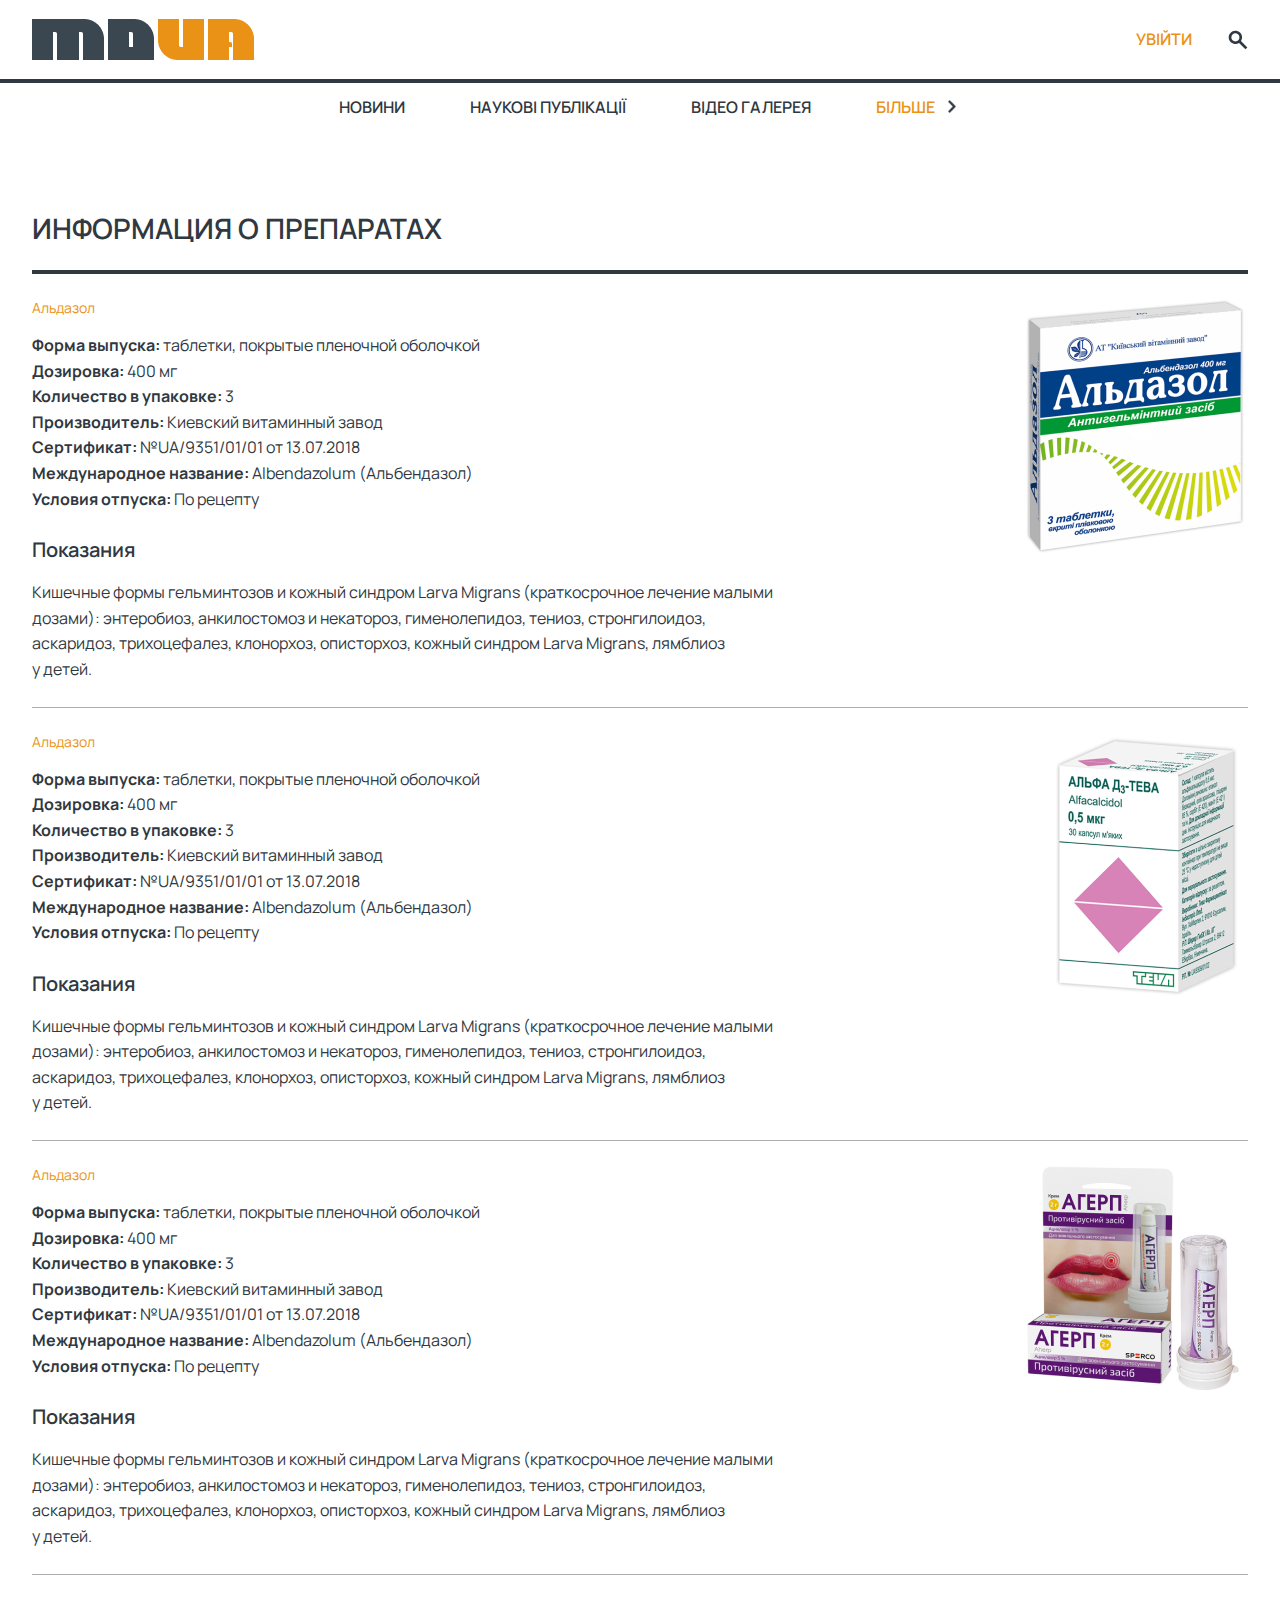
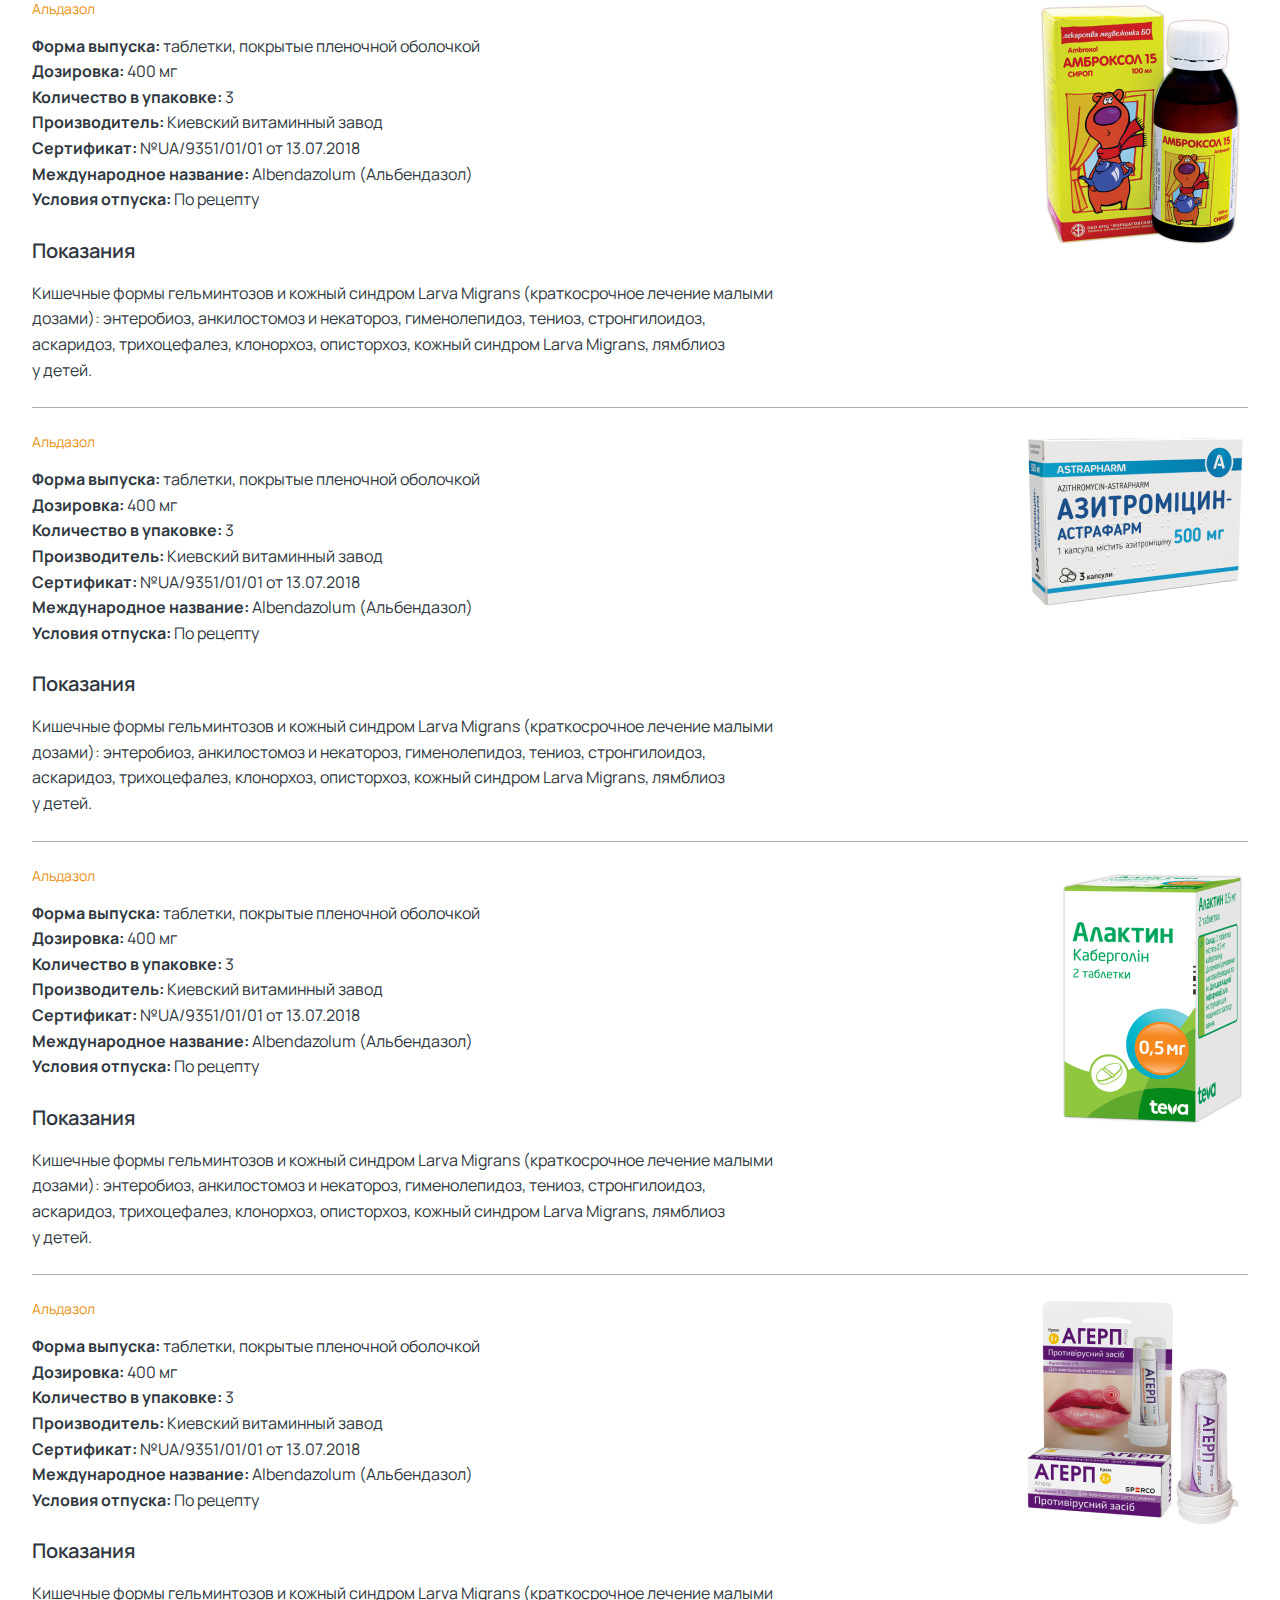
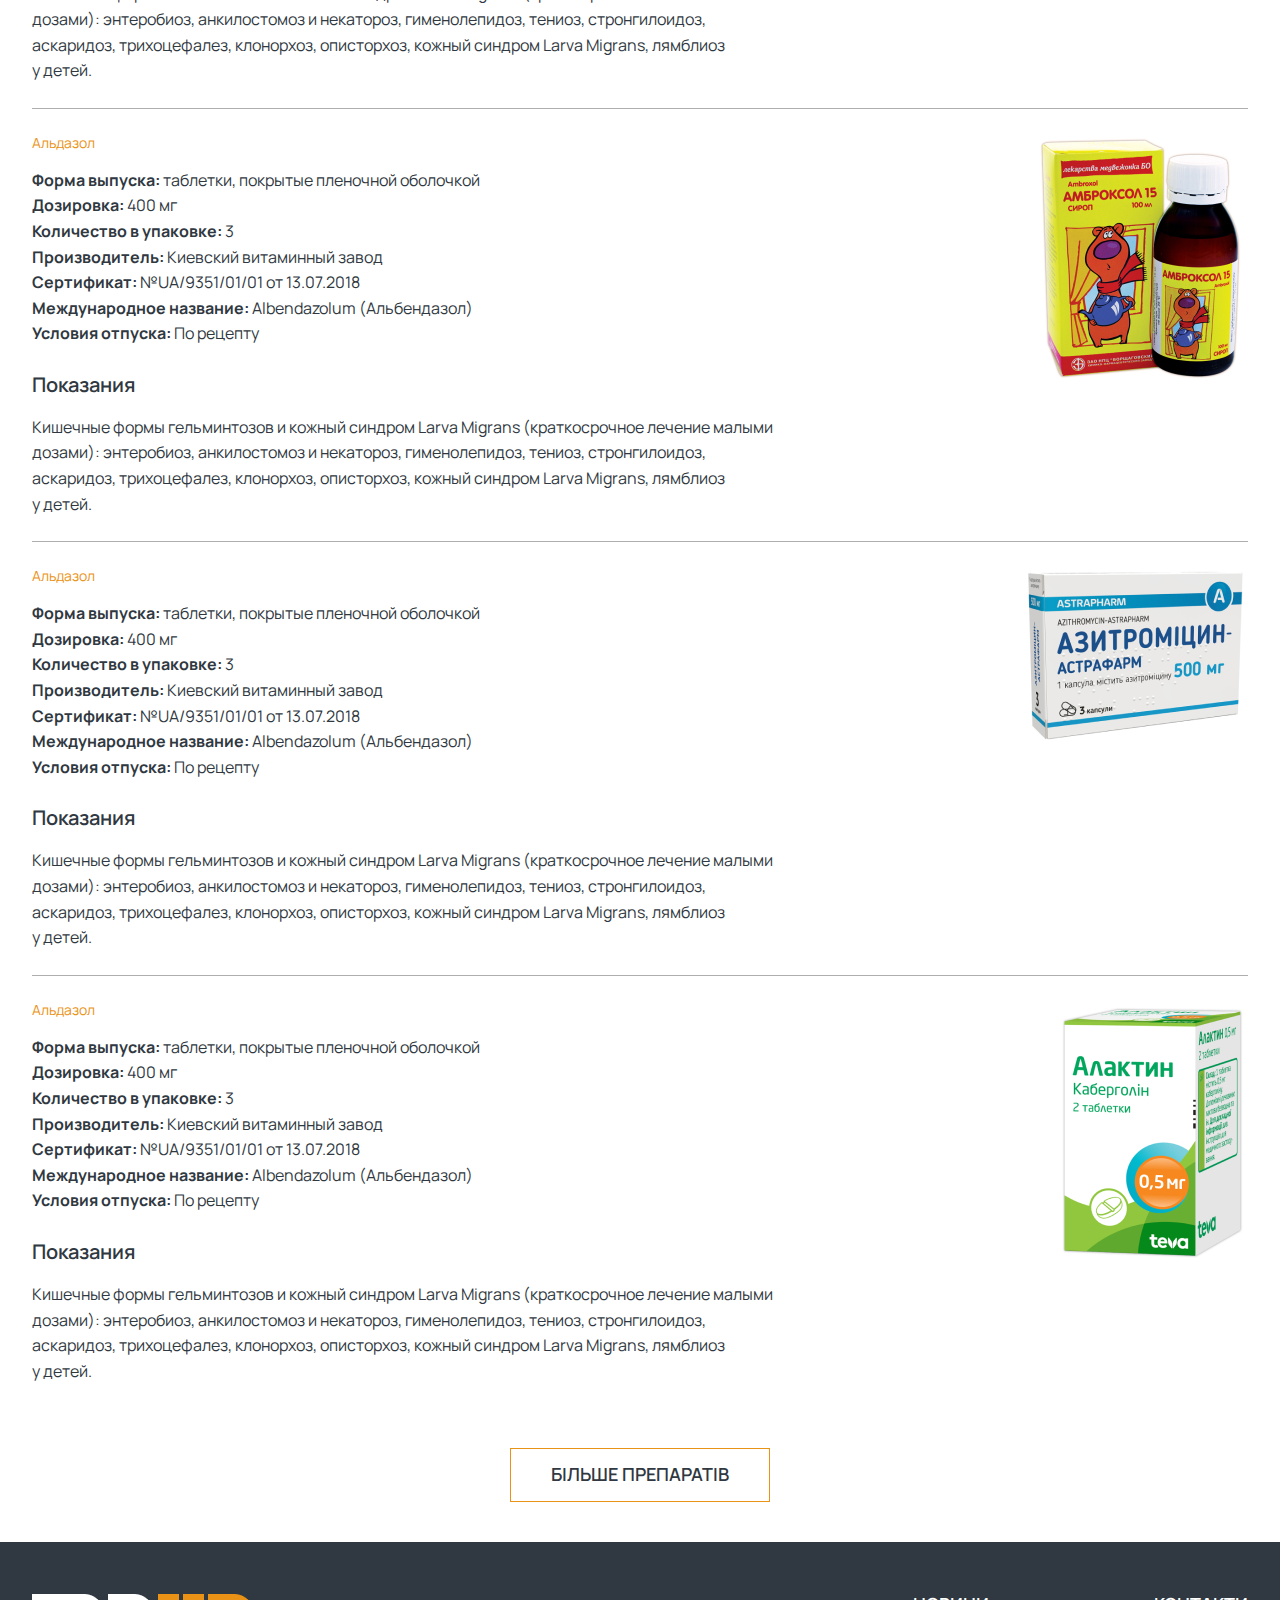
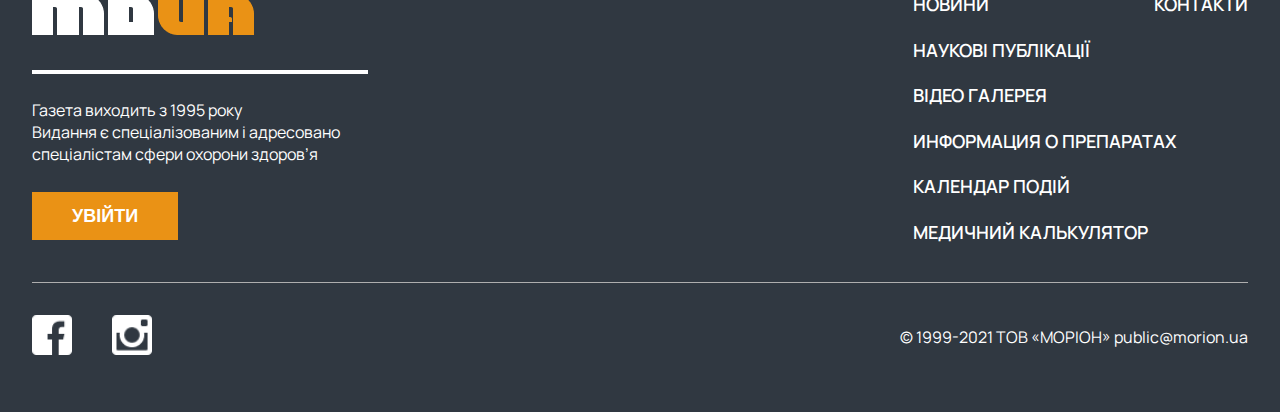
<file: src/info-preparation.html>
<!doctype html>
<html lang="en">
<head>
    <meta charset="UTF-8">
    <meta name="viewport"
          content="width=device-width, user-scalable=no, initial-scale=1.0, maximum-scale=1.0, minimum-scale=1.0">
    <meta http-equiv="X-UA-Compatible" content="ie=edge">
    <title>info-preparation</title>
    <link rel="stylesheet" href="styles/styles.css">
    <link rel="preconnect" href="https://fonts.googleapis.com">
    <link rel="preconnect" href="https://fonts.gstatic.com" crossorigin>
    <link href="https://fonts.googleapis.com/css2?family=Manrope:wght@200;300;400;500;600;700;800&display=swap"
          rel="stylesheet">

</head>
<body>

<header class="header">
    <div class="container">
        <div class="header__container-content">
            <div class="header-logo">
                <a href="#">
                    <img src="assets/images/header_logo.png" alt="" title="">
                </a>
            </div>
            <div class="header-form">
                <ul>
                    <li><a class="header__link-active" href="#">увійти</a></li>
                    <li>
                        <label>
                            <input data-search="search"/>
                        </label>
                    </li>
                </ul>
            </div>
        </div>
    </div>
</header>
<section class="sub-header" id="scrollSubHeader">
    <div class="container">
        <div class="sub-header__container-content">
            <ul>
                <li><a href="news.html">Новини</a></li>
                <li><a href="publications.html">наукові публікації</a></li>
                <li><a href="video-gallery.html">відео галерея</a></li>
                <li><a class="hide-4" href="info-preparation.html">информация о препаратах</a></li>
                <li><a class="hide-3" href="calendar.html">Календар подій</a></li>
                <li><a class="hide-2" href="calculator.html">медичний калькулятор </a></li>
                <li><a class="hide-1" href="#contact">контакти</a></li>
                <li class="clickLi"><a href="" class="h active">Бiльше <img src="assets/images/menu-responsive.png"
                                                                            alt=""></a>
                    <ul class="clickLi-container">
                        <li><a class="h visible-4" href="info-preparation.html">информация <br>о препаратах</a></li>
                        <li><a class="h visible-3" href="calendar.html">Календар <br>подій</a></li>
                        <li><a class="h visible-2" href="calculator.html">медичний <br>калькулятор </a></li>
                        <li><a class="h visible-1" href="#contact">контакти</a></li>
                    </ul>
                </li>
            </ul>
        </div>

        <div class="burger-menu">
            <ul class="menu">
                <li><a class="menuItem" href="news.html">Новини</a></li>
                <li><a class="menuItem" href="publications.html">наукові публікації</a></li>
                <li><a class="menuItem" href="video-gallery.html">відео галерея</a></li>
                <li><a class="menuItem" href="info-preparation.html">информация о препаратах</a></li>
                <li><a class="menuItem" href="calendar.html">Календар подій</a></li>
                <li><a class="menuItem" href="calculator.html">медичний калькулятор</a></li>
                <li><a class="menuItem" href="#">контакти</a></li>
            </ul>
            <button class="hamburger" onclick="myFunction(this)">
                    <span class="bars">
                        <span class="bar1"></span>
                        <span class="bar2"></span>
                        <span class="bar3"></span>
                    </span>
            </button>
        </div>

        <ul class="contact-hide">
            <li><a class="header__link-active-mobile">увійти</a></li>
        </ul>
    </div>
</section>
<section id="myForm">
    <div class="container-form">
        <div class="container">
            <form>
                <div class="form-heading">
                    <a class="form-logo" href="#"><img src="assets/images/header_logo.png" alt=""></a>
                    <button class="form-close" type="button"><img src="assets/images/form-close.png" alt=""></button>
                </div>
                <h5>вітаю</h5>
                <p class="form-desc">Увійдіть у свій акаунт, щоб отримати доступ до
                    своєї підписки в MD.UA</p>
                <p>
                    <label>
                        <input type="email" name="email" data-validation="required email" placeholder="Email"/>
                    </label>
                </p>
                <p>
                    <label>
                        <input type="password" name="password" data-validation="required phone" placeholder="Пароль"/>
                    </label>
                </p>
                <p class="form-forgot">Забули пароль?</p>
                <button type="button" class="form-main">
                    продовжити
                </button>
                <p class="form-question"><span>Відсутній акаунт?</span><span
                        class="form-question_active">Зареєструватися.</span></p>
                <span class="devil">Або</span>
                <div class="button-container">
                    <button>
                        <svg width="20" height="20" viewBox="0 0 20 20" fill="none" xmlns="http://www.w3.org/2000/svg">
                            <path d="M19.8055 8.0415H19V8H10V12H15.6515C14.827 14.3285 12.6115 16 10 16C6.6865 16 4 13.3135 4 10C4 6.6865 6.6865 4 10 4C11.5295 4 12.921 4.577 13.9805 5.5195L16.809 2.691C15.023 1.0265 12.634 0 10 0C4.4775 0 0 4.4775 0 10C0 15.5225 4.4775 20 10 20C15.5225 20 20 15.5225 20 10C20 9.3295 19.931 8.675 19.8055 8.0415Z"
                                  fill="#FFC107"/>
                            <path d="M1.15332 5.3455L4.43882 7.755C5.32782 5.554 7.48082 4 10.0003 4C11.5298 4 12.9213 4.577 13.9808 5.5195L16.8093 2.691C15.0233 1.0265 12.6343 0 10.0003 0C6.15932 0 2.82832 2.1685 1.15332 5.3455Z"
                                  fill="#FF3D00"/>
                            <path d="M10.0002 20.0001C12.5832 20.0001 14.9302 19.0116 16.7047 17.4041L13.6097 14.7851C12.5719 15.5743 11.3039 16.0011 10.0002 16.0001C7.39916 16.0001 5.19066 14.3416 4.35866 12.0271L1.09766 14.5396C2.75266 17.7781 6.11366 20.0001 10.0002 20.0001Z"
                                  fill="#4CAF50"/>
                            <path d="M19.8055 8.0415H19V8H10V12H15.6515C15.2571 13.1082 14.5467 14.0766 13.608 14.7855L13.6095 14.7845L16.7045 17.4035C16.4855 17.6025 20 15 20 10C20 9.3295 19.931 8.675 19.8055 8.0415Z"
                                  fill="#1976D2"/>
                        </svg>
                        Google
                    </button>
                    <button>
                        <svg width="22" height="22" viewBox="0 0 22 22" fill="none" xmlns="http://www.w3.org/2000/svg">
                            <path d="M20.7858 22.0001C21.4563 22.0001 22 21.4564 22 20.7859V1.21421C22 0.543555 21.4563 0 20.7858 0H1.21421C0.543469 0 0 0.543555 0 1.21421V20.7859C0 21.4564 0.543469 22.0001 1.21421 22.0001H20.7858Z"
                                  fill="#395185"/>
                            <path d="M15.1795 22.0001V13.4805H18.0392L18.4674 10.1603H15.1795V8.04038C15.1795 7.07908 15.4465 6.42398 16.825 6.42398L18.5832 6.42321V3.45364C18.279 3.41316 17.2354 3.32275 16.0212 3.32275C13.4863 3.32275 11.7508 4.87006 11.7508 7.71167V10.1603H8.88379V13.4805H11.7508V22.0001H15.1795Z"
                                  fill="white"/>
                        </svg>
                        facebook
                    </button>
                    <button>
                        <svg width="17" height="20" viewBox="0 0 17 20" fill="none" xmlns="http://www.w3.org/2000/svg">
                            <path d="M16.6651 14.811C16.3882 15.4565 16.0461 16.072 15.6441 16.648C15.1071 17.415 14.6661 17.945 14.3281 18.24C13.8031 18.722 13.2391 18.97 12.6361 18.984C12.2041 18.984 11.6821 18.861 11.0741 18.611C10.4641 18.362 9.90414 18.24 9.39114 18.24C8.85414 18.24 8.27814 18.362 7.66114 18.611C7.04514 18.861 6.54714 18.992 6.16614 19.004C5.58914 19.029 5.01214 18.775 4.43714 18.24C4.07014 17.92 3.61114 17.37 3.06014 16.592C2.47014 15.763 1.98514 14.798 1.60514 13.701C1.19814 12.514 0.994141 11.366 0.994141 10.254C0.994141 8.98102 1.26914 7.88202 1.82014 6.96202C2.23689 6.23949 2.83269 5.63646 3.55014 5.21102C4.25761 4.78669 5.06523 4.55821 5.89014 4.54902C6.35014 4.54902 6.95314 4.69102 7.70014 4.97102C8.44714 5.25102 8.92714 5.39302 9.13614 5.39302C9.29414 5.39302 9.82514 5.22602 10.7291 4.89502C11.5821 4.58802 12.3021 4.46102 12.8921 4.51102C14.4921 4.64002 15.6931 5.27002 16.4921 6.40602C15.0621 7.27302 14.3551 8.48602 14.3691 10.043C14.3811 11.256 14.8221 12.265 15.6861 13.066C16.0681 13.4316 16.5138 13.7241 17.0011 13.929C16.8951 14.236 16.7831 14.529 16.6651 14.811ZM12.9981 0.380024C12.9981 1.33002 12.6501 2.21802 11.9591 3.03902C11.1231 4.01502 10.1131 4.58002 9.01814 4.49102C9.00382 4.37156 8.99681 4.25134 8.99714 4.13102C8.99714 3.21802 9.39314 2.24202 10.1001 1.44302C10.4521 1.03902 10.9001 0.702024 11.4431 0.434023C11.9851 0.170024 12.4971 0.0240234 12.9791 -0.000976562C12.9921 0.127023 12.9981 0.254024 12.9981 0.380024Z"
                                  fill="#3A4750"/>
                        </svg>
                        apple
                    </button>
                </div>
            </form>
            <div class="form-image">
                <img src="assets/images/form-image.jpg" alt="" title="">
            </div>
        </div>
    </div>
</section>

<section class="info-preparation-full">
    <div class="container">
        <h3>информация о препаратах</h3>

        <div class="info-preparation__container-content">
            <div class="info-preparation__card">
                <div class="card-container">
                    <div class="card-desc">
                        <div class="sub-title">
                            Альдазол
                        </div>
                         <img class="full-card-float" src="assets/images/card-info-1.jpg" alt="" title="">
                        <span><b>Форма выпуска: </b>таблетки, покрытые пленочной оболочкой</span>
                        <span><b>Дозировка: </b>400 мг</span>
                        <span><b>Количество в упаковке: </b>3</span>
                        <span><b>Производитель: </b>Киевский витаминный завод</span>
                        <span><b>Сертификат: </b>№UA/9351/01/01 от 13.07.2018</span>
                        <span><b>Международное название: </b>Albendazolum (Альбендазол)</span>
                        <span><b>Условия отпуска: </b>По рецепту</span>

                        <div class="card-desc__title">Показания</div>
                    </div>
                    <div class="card-image">
                        <img src="assets/images/card-info-1.jpg" alt="" title="">
                    </div>
                </div>

                <div class="card-about">
                    <p>Кишечные формы гельминтозов и кожный синдром Larva Migrans (краткосрочное лечение малыми <br>
                        дозами): энтеробиоз, анкилостомоз и некатороз, гименолепидоз, тениоз, стронгилоидоз, <br>
                        аскаридоз, трихоцефалез, клонорхоз, описторхоз, кожный синдром Larva Migrans, лямблиоз <br>
                        у детей.</p>
                </div>
            </div>
            <div class="info-preparation__card">
                <div class="card-container">
                    <div class="card-desc">
                        <div class="sub-title">
                            Альдазол
                        </div>
                        <img class="full-card-float" src="assets/images/card-info-2.jpg" alt="" title="">
                        <span><b>Форма выпуска: </b>таблетки, покрытые пленочной оболочкой</span>
                        <span><b>Дозировка: </b>400 мг</span>
                        <span><b>Количество в упаковке: </b>3</span>
                        <span><b>Производитель: </b>Киевский витаминный завод</span>
                        <span><b>Сертификат: </b>№UA/9351/01/01 от 13.07.2018</span>
                        <span><b>Международное название: </b>Albendazolum (Альбендазол)</span>
                        <span><b>Условия отпуска: </b>По рецепту</span>
                        <div class="card-desc__title">Показания</div>
                    </div>
                    <div class="card-image">
                        <img src="assets/images/card-info-2.jpg" alt="" title="">
                    </div>
                </div>
                <div class="card-about">
                    <p>Кишечные формы гельминтозов и кожный синдром Larva Migrans (краткосрочное лечение малыми <br>
                        дозами): энтеробиоз, анкилостомоз и некатороз, гименолепидоз, тениоз, стронгилоидоз, <br>
                        аскаридоз, трихоцефалез, клонорхоз, описторхоз, кожный синдром Larva Migrans, лямблиоз <br>
                        у детей.</p>
                </div>
            </div>
            <div class="info-preparation__card">
                <div class="card-container">
                    <div class="card-desc">
                        <div class="sub-title">
                            Альдазол
                        </div>
                        <img class="full-card-float" src="assets/images/card-info-3.jpg" alt="" title="">
                        <span><b>Форма выпуска: </b>таблетки, покрытые пленочной оболочкой</span>
                        <span><b>Дозировка: </b>400 мг</span>
                        <span><b>Количество в упаковке: </b>3</span>
                        <span><b>Производитель: </b>Киевский витаминный завод</span>
                        <span><b>Сертификат: </b>№UA/9351/01/01 от 13.07.2018</span>
                        <span><b>Международное название: </b>Albendazolum (Альбендазол)</span>
                        <span><b>Условия отпуска: </b>По рецепту</span>
                        <div class="card-desc__title">Показания</div>
                    </div>
                    <div class="card-image">
                        <img src="assets/images/card-info-3.jpg" alt="" title="">
                    </div>
                </div>
                <div class="card-about">
                    <p>Кишечные формы гельминтозов и кожный синдром Larva Migrans (краткосрочное лечение малыми <br>
                        дозами): энтеробиоз, анкилостомоз и некатороз, гименолепидоз, тениоз, стронгилоидоз, <br>
                        аскаридоз, трихоцефалез, клонорхоз, описторхоз, кожный синдром Larva Migrans, лямблиоз <br>
                        у детей.</p>
                </div>
            </div>
            <div class="info-preparation__card">
                <div class="card-container">
                    <div class="card-desc">
                        <div class="sub-title">
                            Альдазол
                        </div>
                        <img class="full-card-float" src="assets/images/card-info-4.jpg" alt="" title="">
                        <span><b>Форма выпуска: </b>таблетки, покрытые пленочной оболочкой</span>
                        <span><b>Дозировка: </b>400 мг</span>
                        <span><b>Количество в упаковке: </b>3</span>
                        <span><b>Производитель: </b>Киевский витаминный завод</span>
                        <span><b>Сертификат: </b>№UA/9351/01/01 от 13.07.2018</span>
                        <span><b>Международное название: </b>Albendazolum (Альбендазол)</span>
                        <span><b>Условия отпуска: </b>По рецепту</span>
                        <div class="card-desc__title">Показания</div>
                    </div>
                    <div class="card-image">
                        <img src="assets/images/card-info-4.jpg" alt="" title="">
                    </div>
                </div>
                <div class="card-about">
                    <p>Кишечные формы гельминтозов и кожный синдром Larva Migrans (краткосрочное лечение малыми <br>
                        дозами): энтеробиоз, анкилостомоз и некатороз, гименолепидоз, тениоз, стронгилоидоз, <br>
                        аскаридоз, трихоцефалез, клонорхоз, описторхоз, кожный синдром Larva Migrans, лямблиоз <br>
                        у детей.</p>
                </div>
            </div>
            <div class="info-preparation__card">
                <div class="card-container">
                    <div class="card-desc">
                        <div class="sub-title">
                            Альдазол
                        </div>
                        <img class="full-card-float" src="assets/images/card-info-5.jpg" alt="" title="">
                        <span><b>Форма выпуска: </b>таблетки, покрытые пленочной оболочкой</span>
                        <span><b>Дозировка: </b>400 мг</span>
                        <span><b>Количество в упаковке: </b>3</span>
                        <span><b>Производитель: </b>Киевский витаминный завод</span>
                        <span><b>Сертификат: </b>№UA/9351/01/01 от 13.07.2018</span>
                        <span><b>Международное название: </b>Albendazolum (Альбендазол)</span>
                        <span><b>Условия отпуска: </b>По рецепту</span>
                        <div class="card-desc__title">Показания</div>
                    </div>
                    <div class="card-image">
                        <img src="assets/images/card-info-5.jpg" alt="" title="">
                    </div>
                </div>
                <div class="card-about">
                    <p>Кишечные формы гельминтозов и кожный синдром Larva Migrans (краткосрочное лечение малыми <br>
                        дозами): энтеробиоз, анкилостомоз и некатороз, гименолепидоз, тениоз, стронгилоидоз, <br>
                        аскаридоз, трихоцефалез, клонорхоз, описторхоз, кожный синдром Larva Migrans, лямблиоз <br>
                        у детей.</p>
                </div>
            </div>
            <div class="info-preparation__card">
                <div class="card-container">
                    <div class="card-desc">
                        <div class="sub-title">
                            Альдазол
                        </div>
                        <img class="full-card-float" src="assets/images/card-info-6.jpg" alt="" title="">
                        <span><b>Форма выпуска: </b>таблетки, покрытые пленочной оболочкой</span>
                        <span><b>Дозировка: </b>400 мг</span>
                        <span><b>Количество в упаковке: </b>3</span>
                        <span><b>Производитель: </b>Киевский витаминный завод</span>
                        <span><b>Сертификат: </b>№UA/9351/01/01 от 13.07.2018</span>
                        <span><b>Международное название: </b>Albendazolum (Альбендазол)</span>
                        <span><b>Условия отпуска: </b>По рецепту</span>
                        <div class="card-desc__title">Показания</div>
                    </div>
                    <div class="card-image">
                        <img src="assets/images/card-info-6.jpg" alt="" title="">
                    </div>
                </div>
                <div class="card-about">
                    <p>Кишечные формы гельминтозов и кожный синдром Larva Migrans (краткосрочное лечение малыми <br>
                        дозами): энтеробиоз, анкилостомоз и некатороз, гименолепидоз, тениоз, стронгилоидоз, <br>
                        аскаридоз, трихоцефалез, клонорхоз, описторхоз, кожный синдром Larva Migrans, лямблиоз <br>
                        у детей.</p>
                </div>
            </div>
            <div class="info-preparation__card">
                <div class="card-container">
                    <div class="card-desc">
                        <div class="sub-title">
                            Альдазол
                        </div>
                        <img class="full-card-float" src="assets/images/card-info-3.jpg" alt="" title="">
                        <span><b>Форма выпуска: </b>таблетки, покрытые пленочной оболочкой</span>
                        <span><b>Дозировка: </b>400 мг</span>
                        <span><b>Количество в упаковке: </b>3</span>
                        <span><b>Производитель: </b>Киевский витаминный завод</span>
                        <span><b>Сертификат: </b>№UA/9351/01/01 от 13.07.2018</span>
                        <span><b>Международное название: </b>Albendazolum (Альбендазол)</span>
                        <span><b>Условия отпуска: </b>По рецепту</span>
                        <div class="card-desc__title">Показания</div>
                    </div>
                    <div class="card-image">
                        <img src="assets/images/card-info-3.jpg" alt="" title="">
                    </div>
                </div>
                <div class="card-about">
                    <p>Кишечные формы гельминтозов и кожный синдром Larva Migrans (краткосрочное лечение малыми <br>
                        дозами): энтеробиоз, анкилостомоз и некатороз, гименолепидоз, тениоз, стронгилоидоз, <br>
                        аскаридоз, трихоцефалез, клонорхоз, описторхоз, кожный синдром Larva Migrans, лямблиоз <br>
                        у детей.</p>
                </div>
            </div>
            <div class="info-preparation__card">
                <div class="card-container">
                    <div class="card-desc">
                        <div class="sub-title">
                            Альдазол
                        </div>
                        <img class="full-card-float" src="assets/images/card-info-4.jpg" alt="" title="">
                        <span><b>Форма выпуска: </b>таблетки, покрытые пленочной оболочкой</span>
                        <span><b>Дозировка: </b>400 мг</span>
                        <span><b>Количество в упаковке: </b>3</span>
                        <span><b>Производитель: </b>Киевский витаминный завод</span>
                        <span><b>Сертификат: </b>№UA/9351/01/01 от 13.07.2018</span>
                        <span><b>Международное название: </b>Albendazolum (Альбендазол)</span>
                        <span><b>Условия отпуска: </b>По рецепту</span>
                        <div class="card-desc__title">Показания</div>
                    </div>
                    <div class="card-image">
                        <img src="assets/images/card-info-4.jpg" alt="" title="">
                    </div>
                </div>
                <div class="card-about">
                    <p>Кишечные формы гельминтозов и кожный синдром Larva Migrans (краткосрочное лечение малыми <br>
                        дозами): энтеробиоз, анкилостомоз и некатороз, гименолепидоз, тениоз, стронгилоидоз, <br>
                        аскаридоз, трихоцефалез, клонорхоз, описторхоз, кожный синдром Larva Migrans, лямблиоз <br>
                        у детей.</p>
                </div>
            </div>
            <div class="info-preparation__card">
                <div class="card-container">
                    <div class="card-desc">
                        <div class="sub-title">
                            Альдазол
                        </div>
                        <img class="full-card-float" src="assets/images/card-info-5.jpg" alt="" title="">
                        <span><b>Форма выпуска: </b>таблетки, покрытые пленочной оболочкой</span>
                        <span><b>Дозировка: </b>400 мг</span>
                        <span><b>Количество в упаковке: </b>3</span>
                        <span><b>Производитель: </b>Киевский витаминный завод</span>
                        <span><b>Сертификат: </b>№UA/9351/01/01 от 13.07.2018</span>
                        <span><b>Международное название: </b>Albendazolum (Альбендазол)</span>
                        <span><b>Условия отпуска: </b>По рецепту</span>
                        <div class="card-desc__title">Показания</div>
                    </div>
                    <div class="card-image">
                        <img src="assets/images/card-info-5.jpg" alt="" title="">
                    </div>
                </div>
                <div class="card-about">
                    <p>Кишечные формы гельминтозов и кожный синдром Larva Migrans (краткосрочное лечение малыми <br>
                        дозами): энтеробиоз, анкилостомоз и некатороз, гименолепидоз, тениоз, стронгилоидоз, <br>
                        аскаридоз, трихоцефалез, клонорхоз, описторхоз, кожный синдром Larva Migrans, лямблиоз <br>
                        у детей.</p>
                </div>
            </div>
            <div class="info-preparation__card">
                <div class="card-container">
                    <div class="card-desc">
                        <div class="sub-title">
                            Альдазол
                        </div>
                        <img class="full-card-float" src="assets/images/card-info-6.jpg" alt="" title="">
                        <span><b>Форма выпуска: </b>таблетки, покрытые пленочной оболочкой</span>
                        <span><b>Дозировка: </b>400 мг</span>
                        <span><b>Количество в упаковке: </b>3</span>
                        <span><b>Производитель: </b>Киевский витаминный завод</span>
                        <span><b>Сертификат: </b>№UA/9351/01/01 от 13.07.2018</span>
                        <span><b>Международное название: </b>Albendazolum (Альбендазол)</span>
                        <span><b>Условия отпуска: </b>По рецепту</span>
                        <div class="card-desc__title">Показания</div>
                    </div>
                    <div class="card-image">
                        <img src="assets/images/card-info-6.jpg" alt="" title="">
                    </div>
                </div>
                <div class="card-about">
                    <p>Кишечные формы гельминтозов и кожный синдром Larva Migrans (краткосрочное лечение малыми <br>
                        дозами): энтеробиоз, анкилостомоз и некатороз, гименолепидоз, тениоз, стронгилоидоз, <br>
                        аскаридоз, трихоцефалез, клонорхоз, описторхоз, кожный синдром Larva Migrans, лямблиоз <br>
                        у детей.</p>
                </div>
            </div>
        </div>

        <div class="center-bnt">
            <button class="see-more">більше препаратів</button>
        </div>
    </div>
</section>



<footer>
    <div class="container" id="contact">
        <div class="footer__container-content">
            <div class="footer__desc">
                <div class="footer-logo">
                    <a href="#">
                        <img src="assets/images/footer_logo.png" alt="" title="">
                    </a>
                </div>
                <p>Газета виходить з 1995 року <br>
                    Видання є спеціалізованим і адресовано <br>
                    спеціалістам сфери охорони здоров’я
                </p>
                <div class="btn-register-center">
                    <button type="button" class="btn-register">увійти</button>
                </div>

            </div>

            <div class="footer__menu">
                <ul class="ul-visible">
                    <li><a class="link-visible" href="news.html">Новини</a></li>
                    <li><a href="#contact">контакти</a></li>
                </ul>
                <ul>
                    <li><a class="link-hide" href="news.html">Новини</a></li>
                    <li><a href="publications.html">наукові публікації</a></li>
                    <li><a href="video-gallery.html">відео галерея</a></li>
                    <li><a href="info-preparation.html">информация о препаратах</a></li>
                    <li><a href="calendar.html">Календар подій</a></li>
                    <li><a href="calculator.html">медичний калькулятор</a></li>
                    <li><a class="link-hide" href="#contact">контакти</a></li>
                </ul>
            </div>
        </div>
        <div class="footer__sub-content">
            <div class="sub-content_icon">
                <a href="#"><img src="assets/images/footer-sub-icon1.png" alt="" title=""></a>
                <a href="#"><img src="assets/images/footer-sub-icon2.png" alt="" title=""></a>
            </div>
            <div class="sub-content_desc">
                © 1999-2021 ТОВ «МОРІОН» public@morion.ua
            </div>
        </div>
    </div>
</footer>
<script src="js/burger.js"></script>
<script src="js/form.js"></script>
<script src="js/scrollHeader.js"></script>
</body>
</html>
</file>
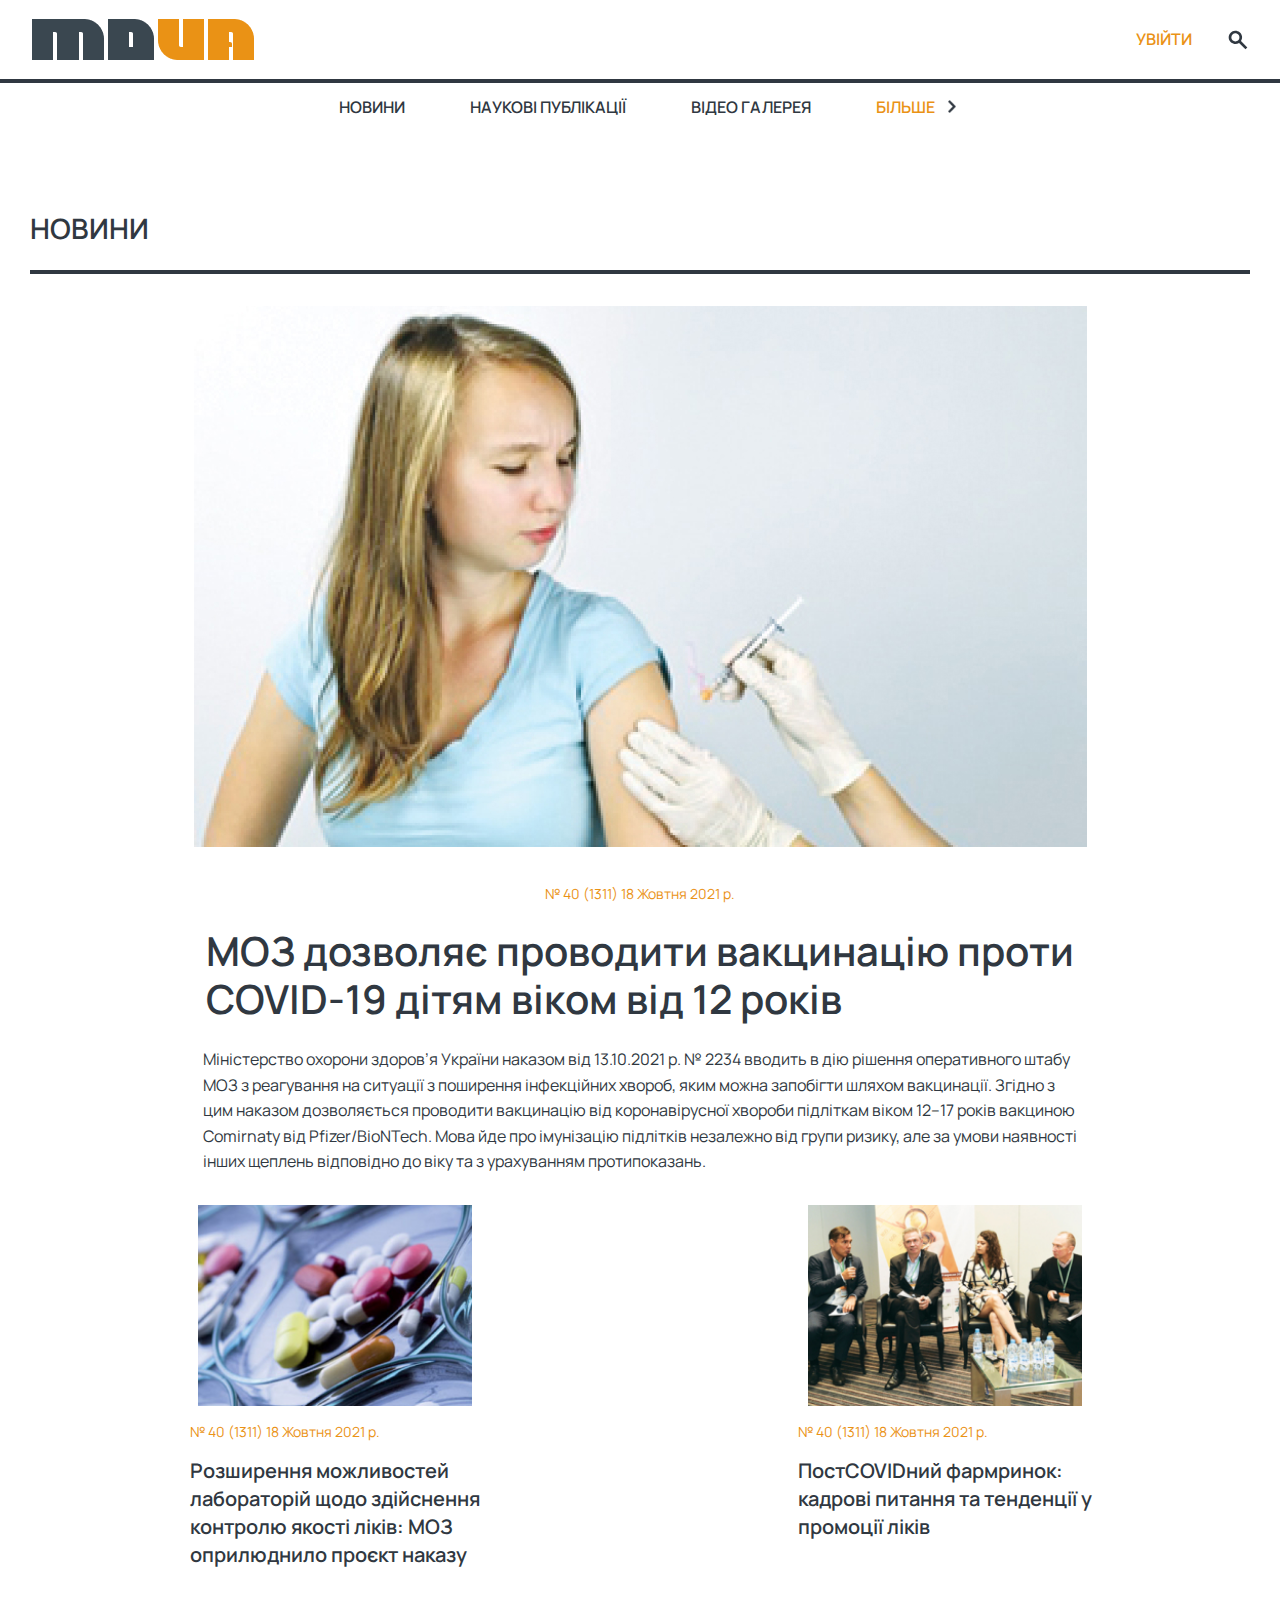
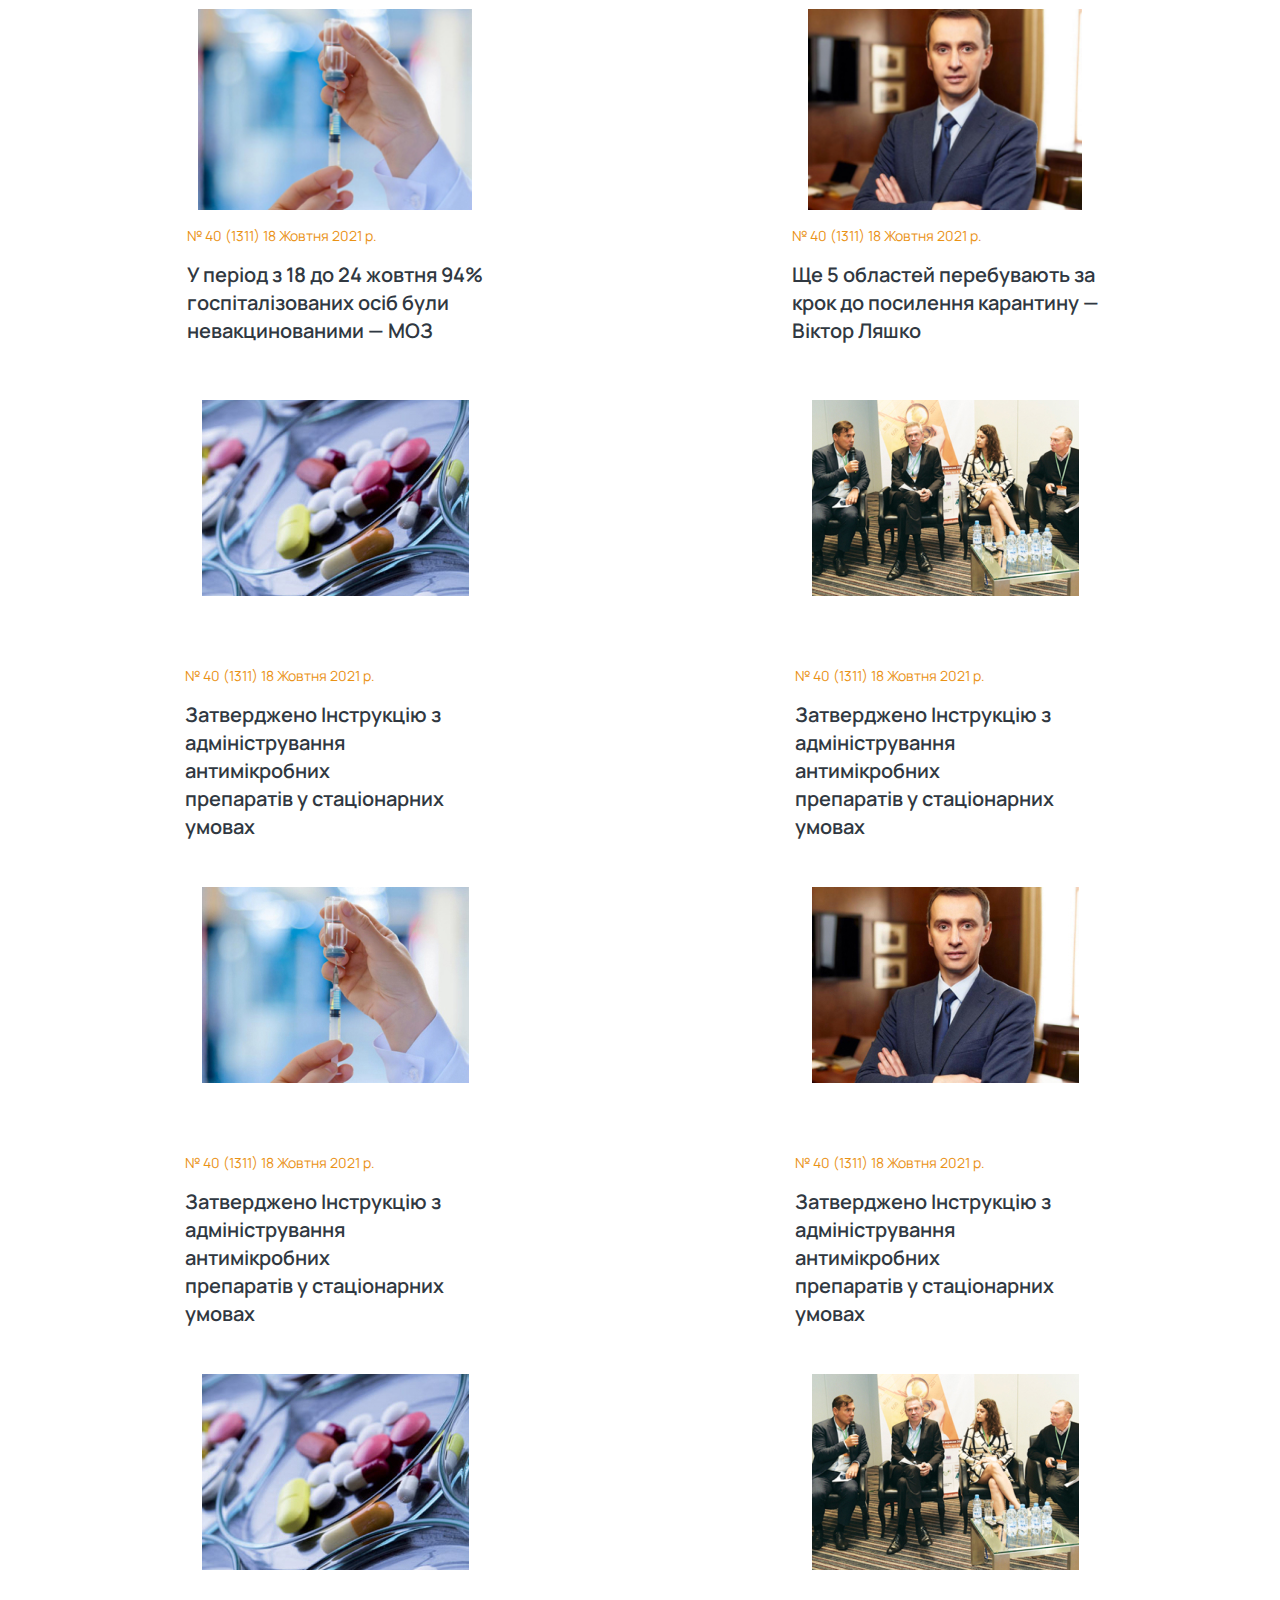
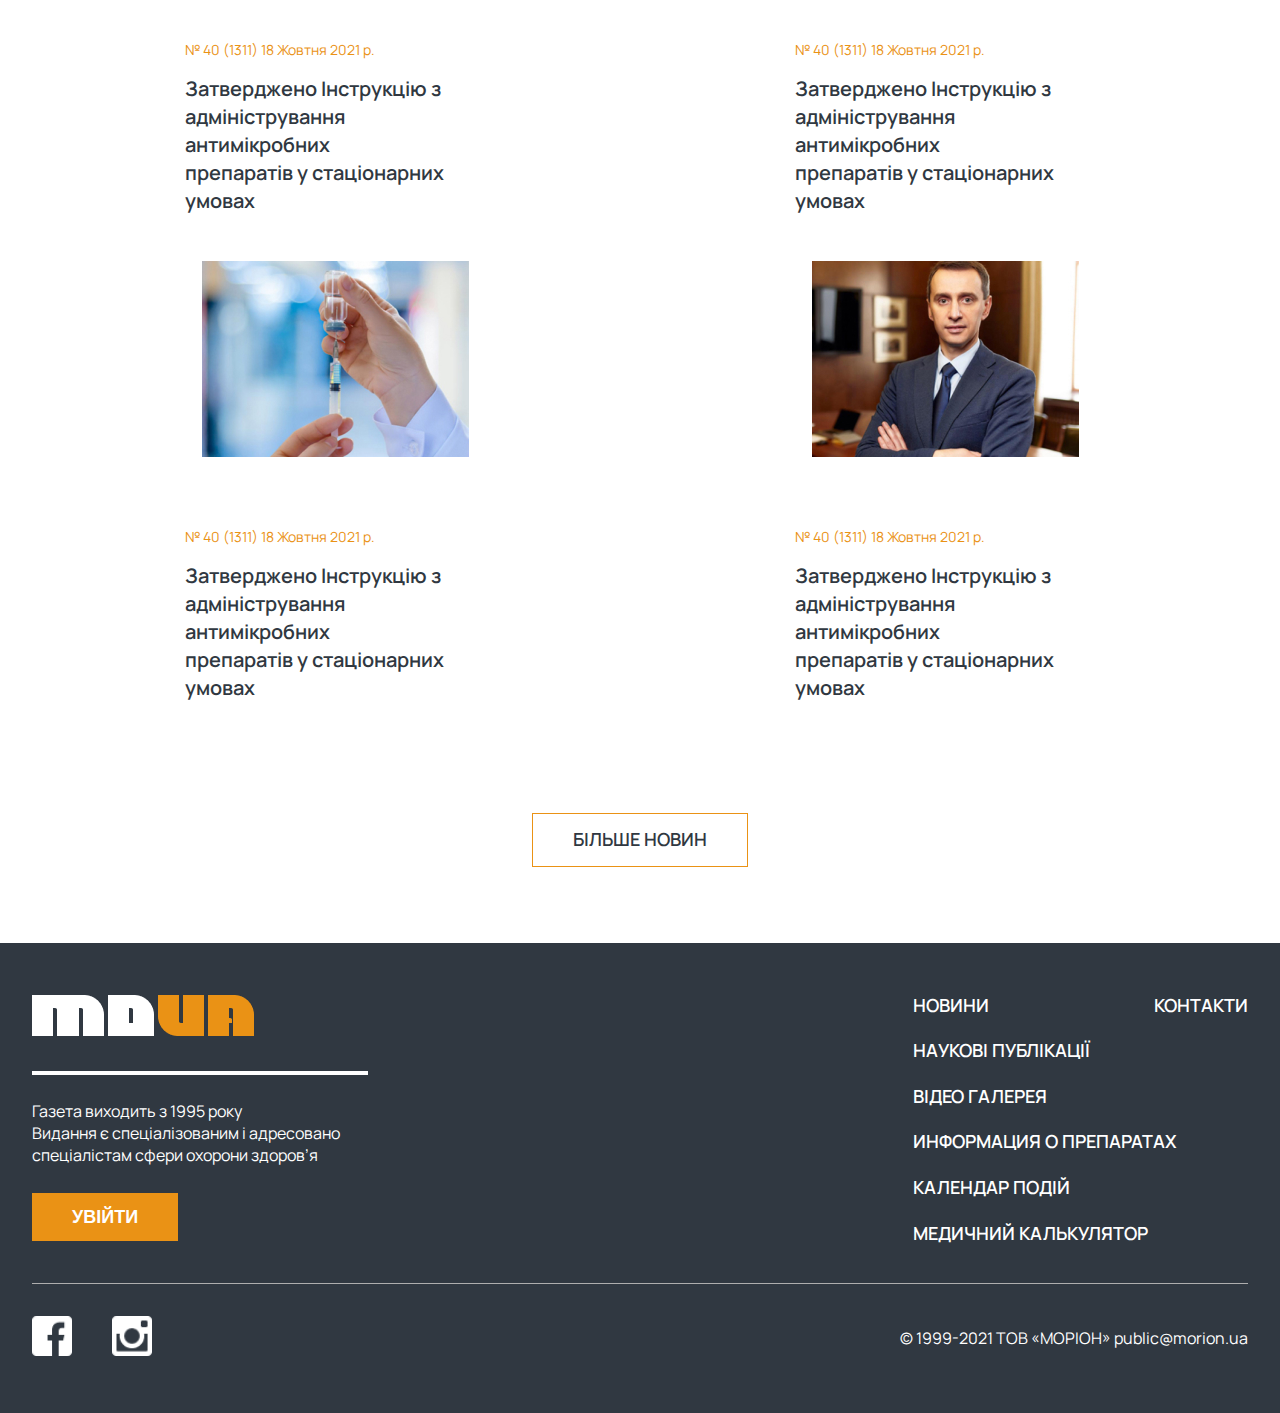
<file: src/news.html>
<!DOCTYPE html>
<html lang="en">
<head>
    <meta charset="UTF-8">
    <meta name="viewport"
          content="width=device-width, user-scalable=no, initial-scale=1.0, maximum-scale=1.0, minimum-scale=1.0">
    <meta http-equiv="X-UA-Compatible" content="ie=edge">
    <title>News</title>
    <link rel="stylesheet" href="styles/styles.css">
    <link rel="preconnect" href="https://fonts.googleapis.com">
    <link rel="preconnect" href="https://fonts.gstatic.com" crossorigin>
    <link href="https://fonts.googleapis.com/css2?family=Manrope:wght@200;300;400;500;600;700;800&display=swap"
          rel="stylesheet">

</head>
<body>
<header class="header">
    <div class="container">
        <div class="header__container-content">
            <div class="header-logo">
                <a href="#">
                    <img src="assets/images/header_logo.png" alt="" title="">
                </a>
            </div>
            <div class="header-form">
                <ul>
                    <li><a class="header__link-active" href="#">увійти</a></li>
                    <li>
                        <label>
                            <input data-search="search"/>
                        </label>
                    </li>
                </ul>
            </div>
        </div>
    </div>
</header>
<section class="sub-header" id="scrollSubHeader">
    <div class="container">
        <div class="sub-header__container-content">
            <ul>
                <li><a href="news.html">Новини</a></li>
                <li><a href="publications.html">наукові публікації</a></li>
                <li><a href="video-gallery.html">відео галерея</a></li>
                <li><a class="hide-4" href="info-preparation.html">информация о препаратах</a></li>
                <li><a class="hide-3" href="calendar.html">Календар подій</a></li>
                <li><a class="hide-2" href="calculator.html">медичний калькулятор </a></li>
                <li><a class="hide-1" href="#contact">контакти</a></li>
                <li class="clickLi"><a href="" class="h active">Бiльше <img src="assets/images/menu-responsive.png"
                                                                            alt=""></a>
                    <ul class="clickLi-container">
                        <li><a class="h visible-4" href="info-preparation.html">информация <br>о препаратах</a></li>
                        <li><a class="h visible-3" href="calendar.html">Календар <br>подій</a></li>
                        <li><a class="h visible-2" href="calculator.html">медичний <br>калькулятор </a></li>
                        <li><a class="h visible-1" href="#contact">контакти</a></li>
                    </ul>
                </li>
            </ul>
        </div>

        <div class="burger-menu">
            <ul class="menu">
                <li><a class="menuItem" href="news.html">Новини</a></li>
                <li><a class="menuItem" href="publications.html">наукові публікації</a></li>
                <li><a class="menuItem" href="video-gallery.html">відео галерея</a></li>
                <li><a class="menuItem" href="info-preparation.html">информация о препаратах</a></li>
                <li><a class="menuItem" href="calendar.html">Календар подій</a></li>
                <li><a class="menuItem" href="calculator.html">медичний калькулятор</a></li>
                <li><a class="menuItem" href="#">контакти</a></li>
            </ul>
            <button class="hamburger" onclick="myFunction(this)">
                    <span class="bars">
                        <span class="bar1"></span>
                        <span class="bar2"></span>
                        <span class="bar3"></span>
                    </span>
            </button>
        </div>

        <ul class="contact-hide">
            <li><a class="header__link-active-mobile">увійти</a></li>
        </ul>
    </div>
</section>
<section id="myForm">
    <div class="container-form">
        <div class="container">
            <form>
                <div class="form-heading">
                    <a class="form-logo" href="#"><img src="assets/images/header_logo.png" alt=""></a>
                    <button class="form-close" type="button"><img src="assets/images/form-close.png" alt=""></button>
                </div>
                <h5>вітаю</h5>
                <p class="form-desc">Увійдіть у свій акаунт, щоб отримати доступ до
                    своєї підписки в MD.UA</p>
                <p>
                    <label>
                        <input type="email" name="email" data-validation="required email" placeholder="Email"/>
                    </label>
                </p>
                <p>
                    <label>
                        <input type="password" name="password" data-validation="required phone" placeholder="Пароль"/>
                    </label>
                </p>
                <p class="form-forgot">Забули пароль?</p>
                <button type="button" class="form-main">
                    продовжити
                </button>
                <p class="form-question"><span>Відсутній акаунт?</span><span
                        class="form-question_active">Зареєструватися.</span></p>
                <span class="devil">Або</span>
                <div class="button-container">
                    <button>
                        <svg width="20" height="20" viewBox="0 0 20 20" fill="none" xmlns="http://www.w3.org/2000/svg">
                            <path d="M19.8055 8.0415H19V8H10V12H15.6515C14.827 14.3285 12.6115 16 10 16C6.6865 16 4 13.3135 4 10C4 6.6865 6.6865 4 10 4C11.5295 4 12.921 4.577 13.9805 5.5195L16.809 2.691C15.023 1.0265 12.634 0 10 0C4.4775 0 0 4.4775 0 10C0 15.5225 4.4775 20 10 20C15.5225 20 20 15.5225 20 10C20 9.3295 19.931 8.675 19.8055 8.0415Z"
                                  fill="#FFC107"/>
                            <path d="M1.15332 5.3455L4.43882 7.755C5.32782 5.554 7.48082 4 10.0003 4C11.5298 4 12.9213 4.577 13.9808 5.5195L16.8093 2.691C15.0233 1.0265 12.6343 0 10.0003 0C6.15932 0 2.82832 2.1685 1.15332 5.3455Z"
                                  fill="#FF3D00"/>
                            <path d="M10.0002 20.0001C12.5832 20.0001 14.9302 19.0116 16.7047 17.4041L13.6097 14.7851C12.5719 15.5743 11.3039 16.0011 10.0002 16.0001C7.39916 16.0001 5.19066 14.3416 4.35866 12.0271L1.09766 14.5396C2.75266 17.7781 6.11366 20.0001 10.0002 20.0001Z"
                                  fill="#4CAF50"/>
                            <path d="M19.8055 8.0415H19V8H10V12H15.6515C15.2571 13.1082 14.5467 14.0766 13.608 14.7855L13.6095 14.7845L16.7045 17.4035C16.4855 17.6025 20 15 20 10C20 9.3295 19.931 8.675 19.8055 8.0415Z"
                                  fill="#1976D2"/>
                        </svg>
                        Google
                    </button>
                    <button>
                        <svg width="22" height="22" viewBox="0 0 22 22" fill="none" xmlns="http://www.w3.org/2000/svg">
                            <path d="M20.7858 22.0001C21.4563 22.0001 22 21.4564 22 20.7859V1.21421C22 0.543555 21.4563 0 20.7858 0H1.21421C0.543469 0 0 0.543555 0 1.21421V20.7859C0 21.4564 0.543469 22.0001 1.21421 22.0001H20.7858Z"
                                  fill="#395185"/>
                            <path d="M15.1795 22.0001V13.4805H18.0392L18.4674 10.1603H15.1795V8.04038C15.1795 7.07908 15.4465 6.42398 16.825 6.42398L18.5832 6.42321V3.45364C18.279 3.41316 17.2354 3.32275 16.0212 3.32275C13.4863 3.32275 11.7508 4.87006 11.7508 7.71167V10.1603H8.88379V13.4805H11.7508V22.0001H15.1795Z"
                                  fill="white"/>
                        </svg>
                        facebook
                    </button>
                    <button>
                        <svg width="17" height="20" viewBox="0 0 17 20" fill="none" xmlns="http://www.w3.org/2000/svg">
                            <path d="M16.6651 14.811C16.3882 15.4565 16.0461 16.072 15.6441 16.648C15.1071 17.415 14.6661 17.945 14.3281 18.24C13.8031 18.722 13.2391 18.97 12.6361 18.984C12.2041 18.984 11.6821 18.861 11.0741 18.611C10.4641 18.362 9.90414 18.24 9.39114 18.24C8.85414 18.24 8.27814 18.362 7.66114 18.611C7.04514 18.861 6.54714 18.992 6.16614 19.004C5.58914 19.029 5.01214 18.775 4.43714 18.24C4.07014 17.92 3.61114 17.37 3.06014 16.592C2.47014 15.763 1.98514 14.798 1.60514 13.701C1.19814 12.514 0.994141 11.366 0.994141 10.254C0.994141 8.98102 1.26914 7.88202 1.82014 6.96202C2.23689 6.23949 2.83269 5.63646 3.55014 5.21102C4.25761 4.78669 5.06523 4.55821 5.89014 4.54902C6.35014 4.54902 6.95314 4.69102 7.70014 4.97102C8.44714 5.25102 8.92714 5.39302 9.13614 5.39302C9.29414 5.39302 9.82514 5.22602 10.7291 4.89502C11.5821 4.58802 12.3021 4.46102 12.8921 4.51102C14.4921 4.64002 15.6931 5.27002 16.4921 6.40602C15.0621 7.27302 14.3551 8.48602 14.3691 10.043C14.3811 11.256 14.8221 12.265 15.6861 13.066C16.0681 13.4316 16.5138 13.7241 17.0011 13.929C16.8951 14.236 16.7831 14.529 16.6651 14.811ZM12.9981 0.380024C12.9981 1.33002 12.6501 2.21802 11.9591 3.03902C11.1231 4.01502 10.1131 4.58002 9.01814 4.49102C9.00382 4.37156 8.99681 4.25134 8.99714 4.13102C8.99714 3.21802 9.39314 2.24202 10.1001 1.44302C10.4521 1.03902 10.9001 0.702024 11.4431 0.434023C11.9851 0.170024 12.4971 0.0240234 12.9791 -0.000976562C12.9921 0.127023 12.9981 0.254024 12.9981 0.380024Z"
                                  fill="#3A4750"/>
                        </svg>
                        apple
                    </button>
                </div>
            </form>
            <div class="form-image">
                <img src="assets/images/form-image.jpg" alt="" title="">
            </div>
        </div>
    </div>
</section>

<section class="news">
    <div class="container">
        <h3>Новини</h3>
        <div class="news__container-content">
            <div class="news__card-main">
                <div class="card-main_image">
                    <img src="assets/images/news_card-main.jpg" alt="" title="">
                </div>
                <div class="sub-title">
                    № 40 (1311) 18 Жовтня 2021 р.
                </div>
                <h2> МОЗ дозволяє проводити вакцинацію проти <br>
                    COVID-19 дітям віком від 12 років</h2>
                <p class="card-main_desc">
                    Міністерство охорони здоров’я України наказом від 13.10.2021 р. № 2234 вводить в дію рішення
                    оперативного штабу <br>
                    МОЗ з реагування на ситуації з поширення інфекційних хвороб, яким можна запобігти шляхом вакцинації.
                    Згідно з <br>
                    цим наказом дозволяється проводити вакцинацію від коронавірусної хвороби підліткам віком 12–17 років
                    вакциною <br>
                    Comirnaty від Pfizer/BioNTech. Мова йде про імунізацію підлітків незалежно від групи ризику, але за
                    умови наявності <br>
                    інших щеплень відповідно до віку та з урахуванням протипоказань.
                </p>
            </div>

            <div class="card-container">
                <div class="news__card">
                    <div class="card-image">
                        <img src="assets/images/news_card-1.jpg" alt="" title="">
                    </div>
                    <div class="news__card-content">
                        <div class="sub-title">№ 40 (1311) 18 Жовтня 2021 р.</div>
                        <h4>
                            Розширення можливостей <br>
                            лабораторій щодо здійснення <br>
                            контролю якості ліків: МОЗ <br>
                            оприлюднило проєкт наказу
                        </h4>
                    </div>
                </div>
                <div class="news__card">
                    <div class="card-image">
                        <img src="assets/images/news_card-2.jpg" alt="" title="">
                    </div>
                    <div class="news__card-content">
                        <div class="sub-title">№ 40 (1311) 18 Жовтня 2021 р.</div>
                        <h4>
                            ПостCOVIDний фармринок: <br>
                            кадрові питання та тенденції у <br>
                            промоції ліків
                        </h4>
                    </div>
                </div>
                <div class="news__card">
                    <div class="card-image">
                        <img src="assets/images/news_card-3.jpg" alt="" title="">
                    </div>
                    <div class="news__card-content">
                        <div class="sub-title">№ 40 (1311) 18 Жовтня 2021 р.</div>
                        <h4>
                            У період з 18 до 24 жовтня 94% <br>
                            госпіталізованих осіб були <br>
                            невакцинованими — МОЗ
                        </h4>
                    </div>
                </div>
                <div class="news__card">
                    <div class="card-image">
                        <img src="assets/images/news_card-4.jpg" alt="" title="">
                    </div>
                    <div class="news__card-content">
                        <div class="sub-title">№ 40 (1311) 18 Жовтня 2021 р.</div>
                        <h4>
                            Ще 5 областей перебувають за <br>
                            крок до посилення карантину — <br>
                            Віктор Ляшко
                        </h4>
                    </div>
                </div>
            </div>
        </div>
    </div>
</section>

<section class="full-news">
    <div class="container">
        <div class="news__list-container">
            <div class="news__card">
                <div class="news__card-content">
                    <div class="sub-title">№ 40 (1311) 18 Жовтня 2021 р.</div>
                    <h5>Затверджено Інструкцію з адміністрування антимікробних <br>
                        препаратів у стаціонарних умовах</h5>
                    <p>ДУ «Центр громадського здоров’я МОЗ України» повідомляє, що за її сприяння та <br>
                        на виконання Національного плану дій щодо боротьби зі стійкістю до <br>
                        протимікробних препаратів МОЗ України розробило Інструкцію з впровадження <br>
                        адміністрування антимікробних препаратів у закладах охорони здоров’я, які <br>
                        надають медичну допомогу в стаціонарних умовах. Її затверджено наказом МОЗ <br>
                        від 03.08.2021 р. № 1614.
                    </p>
                </div>

                <div class="news__card-image">
                    <img src="assets/images/news_card-1.jpg" alt="" title="">
                </div>
            </div>
            <div class="news__card">
                <div class="news__card-content">
                    <div class="sub-title">№ 40 (1311) 18 Жовтня 2021 р.</div>
                    <h5>Затверджено Інструкцію з адміністрування антимікробних <br>
                        препаратів у стаціонарних умовах</h5>
                    <p>ДУ «Центр громадського здоров’я МОЗ України» повідомляє, що за її сприяння та <br>
                        на виконання Національного плану дій щодо боротьби зі стійкістю до <br>
                        протимікробних препаратів МОЗ України розробило Інструкцію з впровадження <br>
                        адміністрування антимікробних препаратів у закладах охорони здоров’я, які <br>
                        надають медичну допомогу в стаціонарних умовах. Її затверджено наказом МОЗ <br>
                        від 03.08.2021 р. № 1614.
                    </p>
                </div>

                <div class="news__card-image">
                    <img src="assets/images/news_card-2.jpg" alt="" title="">
                </div>
            </div>
            <div class="news__card">
                <div class="news__card-content">
                    <div class="sub-title">№ 40 (1311) 18 Жовтня 2021 р.</div>
                    <h5>Затверджено Інструкцію з адміністрування антимікробних <br>
                        препаратів у стаціонарних умовах</h5>
                    <p>ДУ «Центр громадського здоров’я МОЗ України» повідомляє, що за її сприяння та <br>
                        на виконання Національного плану дій щодо боротьби зі стійкістю до <br>
                        протимікробних препаратів МОЗ України розробило Інструкцію з впровадження <br>
                        адміністрування антимікробних препаратів у закладах охорони здоров’я, які <br>
                        надають медичну допомогу в стаціонарних умовах. Її затверджено наказом МОЗ <br>
                        від 03.08.2021 р. № 1614.
                    </p>
                </div>

                <div class="news__card-image">
                    <img src="assets/images/news_card-3.jpg" alt="" title="">
                </div>
            </div>
            <div class="news__card">
                <div class="news__card-content">
                    <div class="sub-title">№ 40 (1311) 18 Жовтня 2021 р.</div>
                    <h5>Затверджено Інструкцію з адміністрування антимікробних <br>
                        препаратів у стаціонарних умовах</h5>
                    <p>ДУ «Центр громадського здоров’я МОЗ України» повідомляє, що за її сприяння та <br>
                        на виконання Національного плану дій щодо боротьби зі стійкістю до <br>
                        протимікробних препаратів МОЗ України розробило Інструкцію з впровадження <br>
                        адміністрування антимікробних препаратів у закладах охорони здоров’я, які <br>
                        надають медичну допомогу в стаціонарних умовах. Її затверджено наказом МОЗ <br>
                        від 03.08.2021 р. № 1614.
                    </p>
                </div>

                <div class="news__card-image">
                    <img src="assets/images/news_card-4.jpg" alt="" title="">
                </div>
            </div>
            <div class="news__card">
                <div class="news__card-content">
                    <div class="sub-title">№ 40 (1311) 18 Жовтня 2021 р.</div>
                    <h5>Затверджено Інструкцію з адміністрування антимікробних <br>
                        препаратів у стаціонарних умовах</h5>
                    <p>ДУ «Центр громадського здоров’я МОЗ України» повідомляє, що за її сприяння та <br>
                        на виконання Національного плану дій щодо боротьби зі стійкістю до <br>
                        протимікробних препаратів МОЗ України розробило Інструкцію з впровадження <br>
                        адміністрування антимікробних препаратів у закладах охорони здоров’я, які <br>
                        надають медичну допомогу в стаціонарних умовах. Її затверджено наказом МОЗ <br>
                        від 03.08.2021 р. № 1614.
                    </p>
                </div>

                <div class="news__card-image">
                    <img src="assets/images/news_card-1.jpg" alt="" title="">
                </div>
            </div>
            <div class="news__card">
                <div class="news__card-content">
                    <div class="sub-title">№ 40 (1311) 18 Жовтня 2021 р.</div>
                    <h5>Затверджено Інструкцію з адміністрування антимікробних <br>
                        препаратів у стаціонарних умовах</h5>
                    <p>ДУ «Центр громадського здоров’я МОЗ України» повідомляє, що за її сприяння та <br>
                        на виконання Національного плану дій щодо боротьби зі стійкістю до <br>
                        протимікробних препаратів МОЗ України розробило Інструкцію з впровадження <br>
                        адміністрування антимікробних препаратів у закладах охорони здоров’я, які <br>
                        надають медичну допомогу в стаціонарних умовах. Її затверджено наказом МОЗ <br>
                        від 03.08.2021 р. № 1614.
                    </p>
                </div>

                <div class="news__card-image">
                    <img src="assets/images/news_card-2.jpg" alt="" title="">
                </div>
            </div>
            <div class="news__card">
                <div class="news__card-content">
                    <div class="sub-title">№ 40 (1311) 18 Жовтня 2021 р.</div>
                    <h5>Затверджено Інструкцію з адміністрування антимікробних <br>
                        препаратів у стаціонарних умовах</h5>
                    <p>ДУ «Центр громадського здоров’я МОЗ України» повідомляє, що за її сприяння та <br>
                        на виконання Національного плану дій щодо боротьби зі стійкістю до <br>
                        протимікробних препаратів МОЗ України розробило Інструкцію з впровадження <br>
                        адміністрування антимікробних препаратів у закладах охорони здоров’я, які <br>
                        надають медичну допомогу в стаціонарних умовах. Її затверджено наказом МОЗ <br>
                        від 03.08.2021 р. № 1614.
                    </p>
                </div>

                <div class="news__card-image">
                    <img src="assets/images/news_card-3.jpg" alt="" title="">
                </div>
            </div>
            <div class="news__card">
                <div class="news__card-content">
                    <div class="sub-title">№ 40 (1311) 18 Жовтня 2021 р.</div>
                    <h5>Затверджено Інструкцію з адміністрування антимікробних <br>
                        препаратів у стаціонарних умовах</h5>
                    <p>ДУ «Центр громадського здоров’я МОЗ України» повідомляє, що за її сприяння та <br>
                        на виконання Національного плану дій щодо боротьби зі стійкістю до <br>
                        протимікробних препаратів МОЗ України розробило Інструкцію з впровадження <br>
                        адміністрування антимікробних препаратів у закладах охорони здоров’я, які <br>
                        надають медичну допомогу в стаціонарних умовах. Її затверджено наказом МОЗ <br>
                        від 03.08.2021 р. № 1614.
                    </p>
                </div>

                <div class="news__card-image">
                    <img src="assets/images/news_card-4.jpg" alt="" title="">
                </div>
            </div>
        </div>

        <div class="center-bnt">
            <button class="see-more">більше новин</button>
        </div>
    </div>
</section>


<footer>
    <div class="container" id="contact">
        <div class="footer__container-content">
            <div class="footer__desc">
                <div class="footer-logo">
                    <a href="#">
                        <img src="assets/images/footer_logo.png" alt="" title="">
                    </a>
                </div>
                <p>Газета виходить з 1995 року <br>
                    Видання є спеціалізованим і адресовано <br>
                    спеціалістам сфери охорони здоров’я
                </p>
                <div class="btn-register-center">
                    <button type="button" class="btn-register">увійти</button>
                </div>

            </div>

            <div class="footer__menu">
                <ul class="ul-visible">
                    <li><a class="link-visible" href="news.html">Новини</a></li>
                    <li><a href="#contact">контакти</a></li>
                </ul>
                <ul>
                    <li><a class="link-hide" href="news.html">Новини</a></li>
                    <li><a href="publications.html">наукові публікації</a></li>
                    <li><a href="video-gallery.html">відео галерея</a></li>
                    <li><a href="info-preparation.html">информация о препаратах</a></li>
                    <li><a href="calendar.html">Календар подій</a></li>
                    <li><a href="calculator.html">медичний калькулятор</a></li>
                    <li><a class="link-hide" href="#contact">контакти</a></li>
                </ul>
            </div>
        </div>
        <div class="footer__sub-content">
            <div class="sub-content_icon">
                <a href="#"><img src="assets/images/footer-sub-icon1.png" alt="" title=""></a>
                <a href="#"><img src="assets/images/footer-sub-icon2.png" alt="" title=""></a>
            </div>
            <div class="sub-content_desc">
                © 1999-2021 ТОВ «МОРІОН» public@morion.ua
            </div>
        </div>
    </div>
</footer>
<script src="js/burger.js"></script>
<script src="js/form.js"></script>
<script src="js/scrollHeader.js"></script>
</body>
</html>
</file>
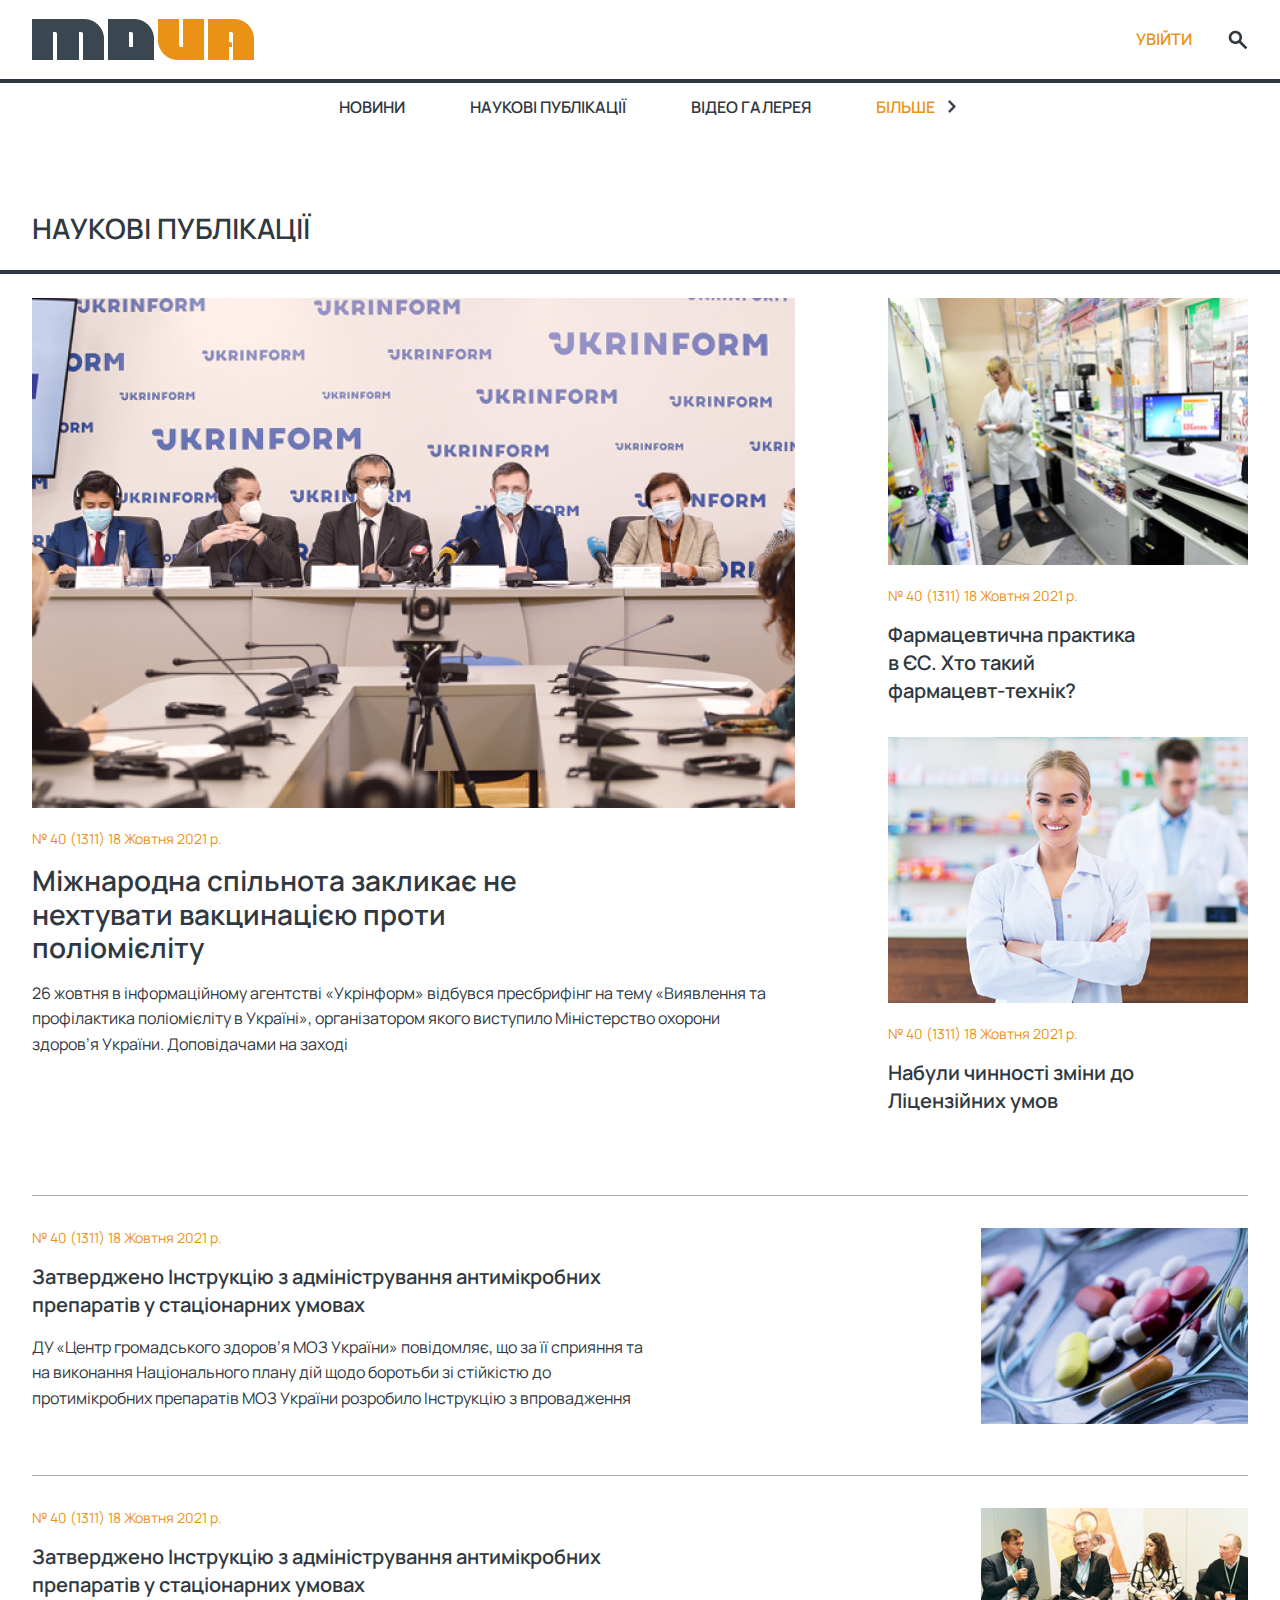
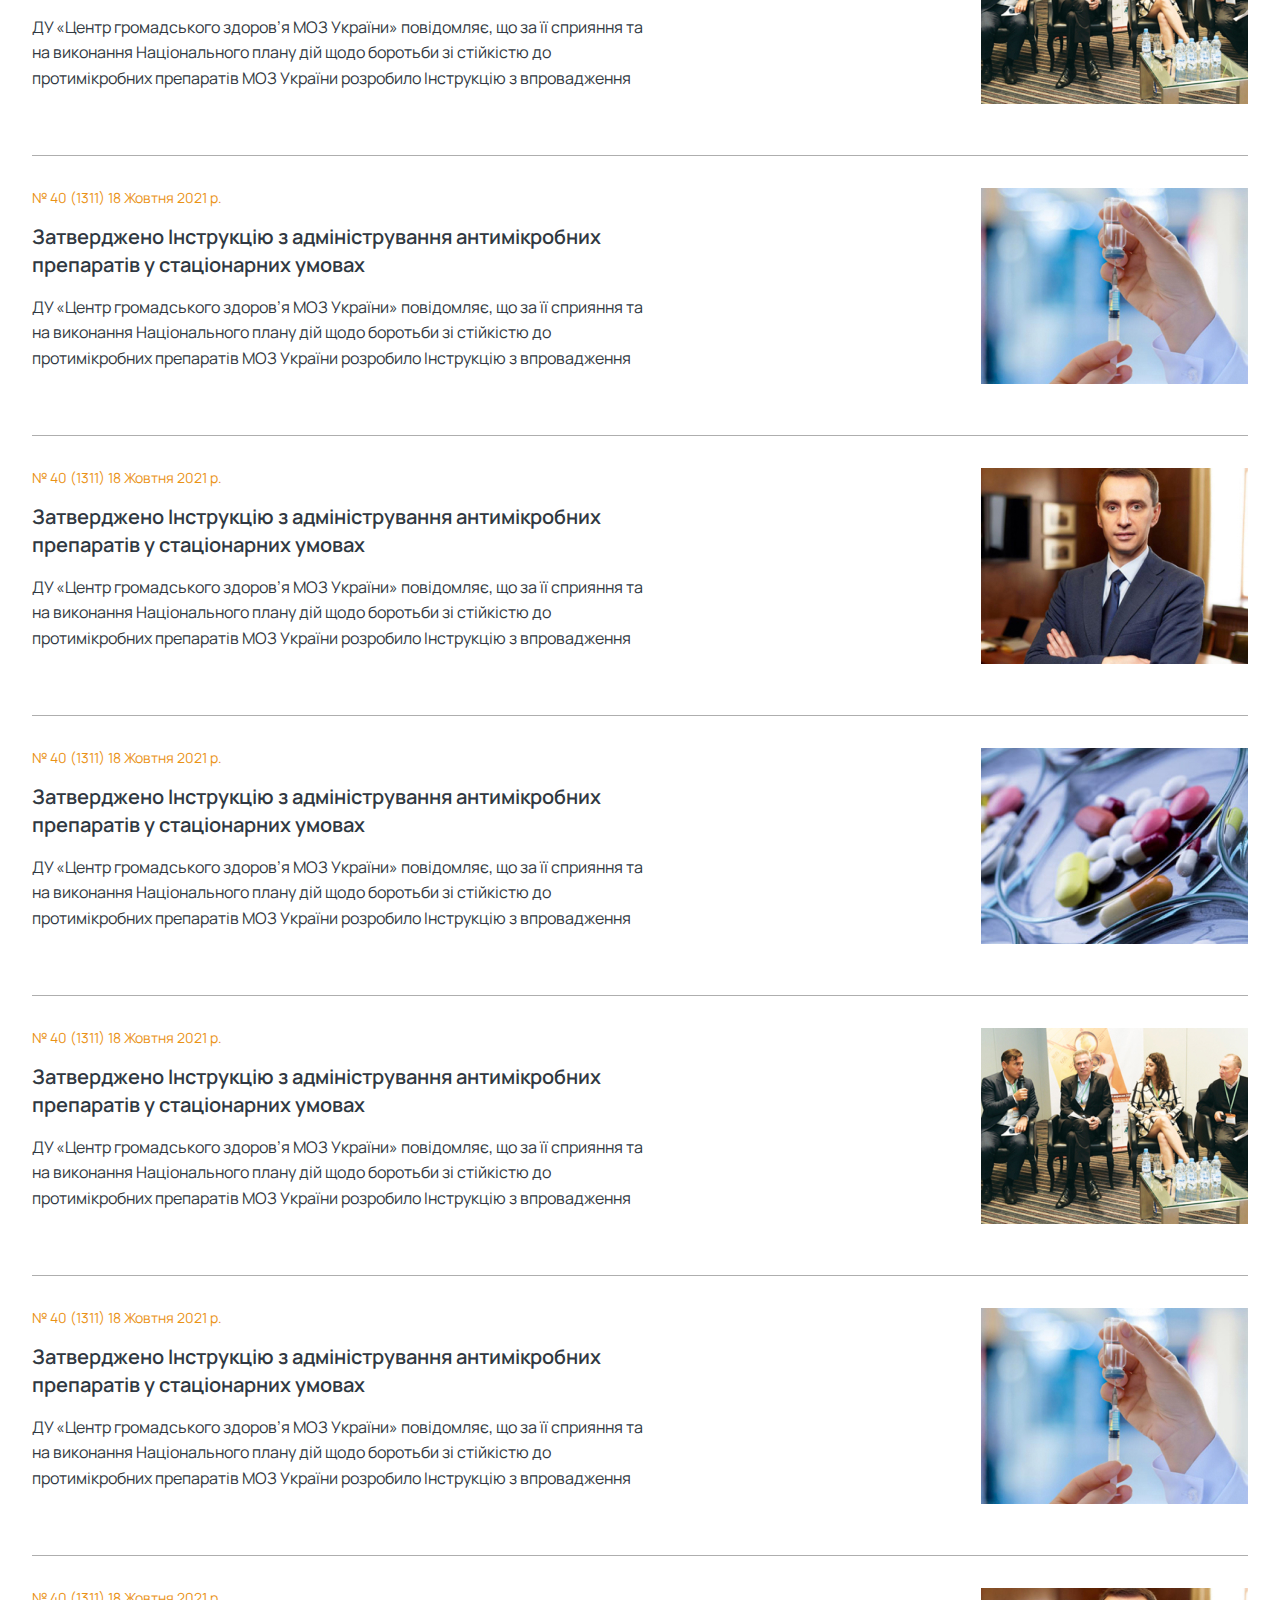
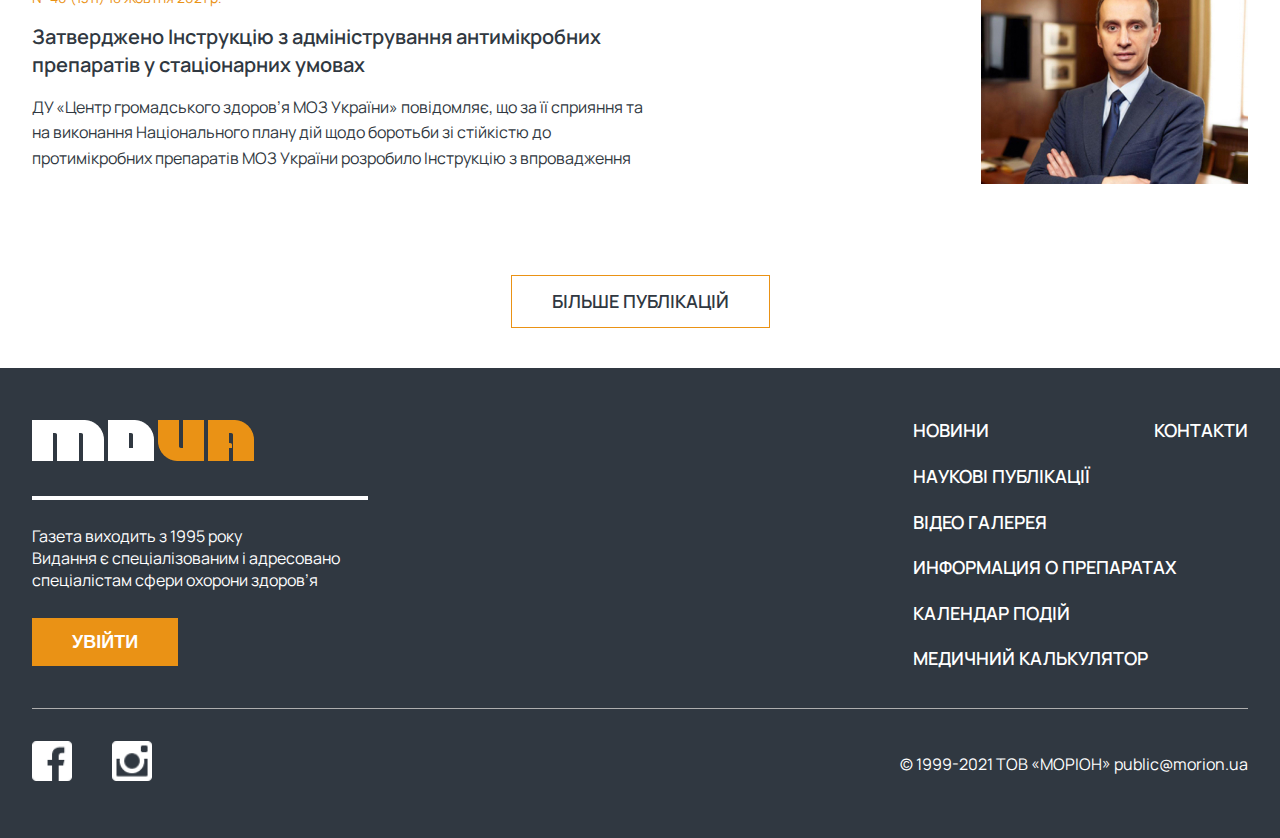
<file: src/publications.html>
<!doctype html>
<html lang="en">
<head>
    <meta charset="UTF-8">
    <meta name="viewport"
          content="width=device-width, user-scalable=no, initial-scale=1.0, maximum-scale=1.0, minimum-scale=1.0">
    <meta http-equiv="X-UA-Compatible" content="ie=edge">
    <title>publications</title>
    <link rel="stylesheet" href="styles/styles.css">
    <link rel="preconnect" href="https://fonts.googleapis.com">
    <link rel="preconnect" href="https://fonts.gstatic.com" crossorigin>
    <link href="https://fonts.googleapis.com/css2?family=Manrope:wght@200;300;400;500;600;700;800&display=swap"
          rel="stylesheet">

</head>
<body>

<header class="header">
    <div class="container">
        <div class="header__container-content">
            <div class="header-logo">
                <a href="#">
                    <img src="assets/images/header_logo.png" alt="" title="">
                </a>
            </div>
            <div class="header-form">
                <ul>
                    <li><a class="header__link-active" href="#">увійти</a></li>
                    <li>
                        <label>
                            <input data-search="search"/>
                        </label>
                    </li>
                </ul>
            </div>
        </div>
    </div>
</header>
<section class="sub-header" id="scrollSubHeader">
    <div class="container">
        <div class="sub-header__container-content">
            <ul>
                <li><a href="news.html">Новини</a></li>
                <li><a href="publications.html">наукові публікації</a></li>
                <li><a href="video-gallery.html">відео галерея</a></li>
                <li><a class="hide-4" href="info-preparation.html">информация о препаратах</a></li>
                <li><a class="hide-3" href="calendar.html">Календар подій</a></li>
                <li><a class="hide-2" href="calculator.html">медичний калькулятор </a></li>
                <li><a class="hide-1" href="#contact">контакти</a></li>
                <li class="clickLi"><a href="" class="h active">Бiльше <img src="assets/images/menu-responsive.png"
                                                                            alt=""></a>
                    <ul class="clickLi-container">
                        <li><a class="h visible-4" href="info-preparation.html">информация <br>о препаратах</a></li>
                        <li><a class="h visible-3" href="calendar.html">Календар <br>подій</a></li>
                        <li><a class="h visible-2" href="calculator.html">медичний <br>калькулятор </a></li>
                        <li><a class="h visible-1" href="#contact">контакти</a></li>
                    </ul>
                </li>
            </ul>
        </div>

        <div class="burger-menu">
            <ul class="menu">
                <li><a class="menuItem" href="news.html">Новини</a></li>
                <li><a class="menuItem" href="publications.html">наукові публікації</a></li>
                <li><a class="menuItem" href="video-gallery.html">відео галерея</a></li>
                <li><a class="menuItem" href="info-preparation.html">информация о препаратах</a></li>
                <li><a class="menuItem" href="calendar.html">Календар подій</a></li>
                <li><a class="menuItem" href="calculator.html">медичний калькулятор</a></li>
                <li><a class="menuItem" href="#">контакти</a></li>
            </ul>
            <button class="hamburger" onclick="myFunction(this)">
                    <span class="bars">
                        <span class="bar1"></span>
                        <span class="bar2"></span>
                        <span class="bar3"></span>
                    </span>
            </button>
        </div>

        <ul class="contact-hide">
            <li><a class="header__link-active-mobile">увійти</a></li>
        </ul>
    </div>
</section>
<section id="myForm">
    <div class="container-form">
        <div class="container">
            <form>
                <div class="form-heading">
                    <a class="form-logo" href="#"><img src="assets/images/header_logo.png" alt=""></a>
                    <button class="form-close" type="button"><img src="assets/images/form-close.png" alt=""></button>
                </div>
                <h5>вітаю</h5>
                <p class="form-desc">Увійдіть у свій акаунт, щоб отримати доступ до
                    своєї підписки в MD.UA</p>
                <p>
                    <label>
                        <input type="email" name="email" data-validation="required email" placeholder="Email"/>
                    </label>
                </p>
                <p>
                    <label>
                        <input type="password" name="password" data-validation="required phone" placeholder="Пароль"/>
                    </label>
                </p>
                <p class="form-forgot">Забули пароль?</p>
                <button type="button" class="form-main">
                    продовжити
                </button>
                <p class="form-question"><span>Відсутній акаунт?</span><span
                        class="form-question_active">Зареєструватися.</span></p>
                <span class="devil">Або</span>
                <div class="button-container">
                    <button>
                        <svg width="20" height="20" viewBox="0 0 20 20" fill="none" xmlns="http://www.w3.org/2000/svg">
                            <path d="M19.8055 8.0415H19V8H10V12H15.6515C14.827 14.3285 12.6115 16 10 16C6.6865 16 4 13.3135 4 10C4 6.6865 6.6865 4 10 4C11.5295 4 12.921 4.577 13.9805 5.5195L16.809 2.691C15.023 1.0265 12.634 0 10 0C4.4775 0 0 4.4775 0 10C0 15.5225 4.4775 20 10 20C15.5225 20 20 15.5225 20 10C20 9.3295 19.931 8.675 19.8055 8.0415Z"
                                  fill="#FFC107"/>
                            <path d="M1.15332 5.3455L4.43882 7.755C5.32782 5.554 7.48082 4 10.0003 4C11.5298 4 12.9213 4.577 13.9808 5.5195L16.8093 2.691C15.0233 1.0265 12.6343 0 10.0003 0C6.15932 0 2.82832 2.1685 1.15332 5.3455Z"
                                  fill="#FF3D00"/>
                            <path d="M10.0002 20.0001C12.5832 20.0001 14.9302 19.0116 16.7047 17.4041L13.6097 14.7851C12.5719 15.5743 11.3039 16.0011 10.0002 16.0001C7.39916 16.0001 5.19066 14.3416 4.35866 12.0271L1.09766 14.5396C2.75266 17.7781 6.11366 20.0001 10.0002 20.0001Z"
                                  fill="#4CAF50"/>
                            <path d="M19.8055 8.0415H19V8H10V12H15.6515C15.2571 13.1082 14.5467 14.0766 13.608 14.7855L13.6095 14.7845L16.7045 17.4035C16.4855 17.6025 20 15 20 10C20 9.3295 19.931 8.675 19.8055 8.0415Z"
                                  fill="#1976D2"/>
                        </svg>
                        Google
                    </button>
                    <button>
                        <svg width="22" height="22" viewBox="0 0 22 22" fill="none" xmlns="http://www.w3.org/2000/svg">
                            <path d="M20.7858 22.0001C21.4563 22.0001 22 21.4564 22 20.7859V1.21421C22 0.543555 21.4563 0 20.7858 0H1.21421C0.543469 0 0 0.543555 0 1.21421V20.7859C0 21.4564 0.543469 22.0001 1.21421 22.0001H20.7858Z"
                                  fill="#395185"/>
                            <path d="M15.1795 22.0001V13.4805H18.0392L18.4674 10.1603H15.1795V8.04038C15.1795 7.07908 15.4465 6.42398 16.825 6.42398L18.5832 6.42321V3.45364C18.279 3.41316 17.2354 3.32275 16.0212 3.32275C13.4863 3.32275 11.7508 4.87006 11.7508 7.71167V10.1603H8.88379V13.4805H11.7508V22.0001H15.1795Z"
                                  fill="white"/>
                        </svg>
                        facebook
                    </button>
                    <button>
                        <svg width="17" height="20" viewBox="0 0 17 20" fill="none" xmlns="http://www.w3.org/2000/svg">
                            <path d="M16.6651 14.811C16.3882 15.4565 16.0461 16.072 15.6441 16.648C15.1071 17.415 14.6661 17.945 14.3281 18.24C13.8031 18.722 13.2391 18.97 12.6361 18.984C12.2041 18.984 11.6821 18.861 11.0741 18.611C10.4641 18.362 9.90414 18.24 9.39114 18.24C8.85414 18.24 8.27814 18.362 7.66114 18.611C7.04514 18.861 6.54714 18.992 6.16614 19.004C5.58914 19.029 5.01214 18.775 4.43714 18.24C4.07014 17.92 3.61114 17.37 3.06014 16.592C2.47014 15.763 1.98514 14.798 1.60514 13.701C1.19814 12.514 0.994141 11.366 0.994141 10.254C0.994141 8.98102 1.26914 7.88202 1.82014 6.96202C2.23689 6.23949 2.83269 5.63646 3.55014 5.21102C4.25761 4.78669 5.06523 4.55821 5.89014 4.54902C6.35014 4.54902 6.95314 4.69102 7.70014 4.97102C8.44714 5.25102 8.92714 5.39302 9.13614 5.39302C9.29414 5.39302 9.82514 5.22602 10.7291 4.89502C11.5821 4.58802 12.3021 4.46102 12.8921 4.51102C14.4921 4.64002 15.6931 5.27002 16.4921 6.40602C15.0621 7.27302 14.3551 8.48602 14.3691 10.043C14.3811 11.256 14.8221 12.265 15.6861 13.066C16.0681 13.4316 16.5138 13.7241 17.0011 13.929C16.8951 14.236 16.7831 14.529 16.6651 14.811ZM12.9981 0.380024C12.9981 1.33002 12.6501 2.21802 11.9591 3.03902C11.1231 4.01502 10.1131 4.58002 9.01814 4.49102C9.00382 4.37156 8.99681 4.25134 8.99714 4.13102C8.99714 3.21802 9.39314 2.24202 10.1001 1.44302C10.4521 1.03902 10.9001 0.702024 11.4431 0.434023C11.9851 0.170024 12.4971 0.0240234 12.9791 -0.000976562C12.9921 0.127023 12.9981 0.254024 12.9981 0.380024Z"
                                  fill="#3A4750"/>
                        </svg>
                        apple
                    </button>
                </div>
            </form>
            <div class="form-image">
                <img src="assets/images/form-image.jpg" alt="" title="">
            </div>
        </div>
    </div>
</section>

<section class="publications">
    <div class="container">
        <h3>Наукові публікації</h3>

        <div class="publications__container-content">

            <div class="card-container">
                <div class="publications__card">
                    <div class="card-image">
                        <img src="assets/images/publications-card-1.jpg" alt="" title="">
                    </div>
                    <div class="publications__card-content">
                        <div class="sub-title">№ 40 (1311) 18 Жовтня 2021 р.</div>
                        <h4>
                            Фармацевтична практика <br>
                            в ЄС. Хто такий <br>
                            фармацевт-технік?
                        </h4>
                    </div>
                </div>
                <div class="publications__card">
                    <div class="card-image">
                        <img src="assets/images/publications-card-2.jpg" alt="" title="">
                    </div>
                    <div class="publications__card-content">
                        <div class="sub-title">№ 40 (1311) 18 Жовтня 2021 р.</div>
                        <h4>
                            Набули чинності зміни до <br>
                            Ліцензійних умов
                        </h4>
                    </div>
                </div>
            </div>
            <div class="publications__card-main">
                <div class="card-main_image">
                    <img src="assets/images/publications-card-main.jpg" alt="" title="">
                </div>
                <div class="sub-title">
                    № 40 (1311) 18 Жовтня 2021 р.
                </div>
                <h2> Міжнародна спільнота закликає не <br>
                    нехтувати вакцинацією проти <br>
                    поліомієліту
                </h2>
                <p class="card-main_desc">
                    26 жовтня в інформаційному агентстві «Укрінформ» відбувся пресбрифінг на тему «Виявлення та <br>
                    профілактика поліомієліту в Україні», організатором якого виступило Міністерство охорони <br>
                    здоров’я України. Доповідачами на заході
                </p>
            </div>
            <div class="card-container card-container-hide">
                <div class="publications__card">
                    <div class="card-image">
                        <img src="assets/images/publications-card-3.jpg" alt="" title="">
                    </div>
                    <div class="publications__card-content">
                        <div class="sub-title">№ 40 (1311) 18 Жовтня 2021 р.</div>
                        <h4>
                            МОЗ пропонує змінити підхід до <br>
                            утилізації вакцин та анатоксинів в <br>
                            аптечних умовах
                        </h4>
                    </div>
                </div>
                <div class="publications__card">
                    <div class="card-image">
                        <img src="assets/images/publications-card-4.jpg" alt="" title="">
                    </div>
                    <div class="publications__card-content">
                        <div class="sub-title">№ 40 (1311) 18 Жовтня 2021 р.</div>
                        <h4>
                            Як замовити ліки через <br>
                            інтернет в Європі?
                        </h4>
                    </div>
                </div>
            </div>

        </div>

       <!--  <div class="center-bnt">
            <a href="publications.html">
                 <button class="see-more">більше публікацій</button>
            </a>
        </div> -->
    </div>
</section>

<section class="full-publications">
    <div class="container">
        <div class="publications__list-container">
            <div class="publications__card">
                <div class="publications__card-content">
                    <div class="sub-title">№ 40 (1311) 18 Жовтня 2021 р.</div>
                    <h5>Затверджено Інструкцію з адміністрування антимікробних <br>
                        препаратів у стаціонарних умовах</h5>
                    <p>ДУ «Центр громадського здоров’я МОЗ України» повідомляє, що за її сприяння та <br>
                        на виконання Національного плану дій щодо боротьби зі стійкістю до <br>
                        протимікробних препаратів МОЗ України розробило Інструкцію з впровадження <br>
                        адміністрування антимікробних препаратів у закладах охорони здоров’я, які <br>
                        надають медичну допомогу в стаціонарних умовах. Її затверджено наказом МОЗ <br>
                        від 03.08.2021 р. № 1614.
                    </p>
                </div>

                <div class="publications__card-image">
                    <img src="assets/images/news_card-1.jpg" alt="" title="">
                </div>
            </div>
            <div class="publications__card">
                <div class="publications__card-content">
                    <div class="sub-title">№ 40 (1311) 18 Жовтня 2021 р.</div>
                    <h5>Затверджено Інструкцію з адміністрування антимікробних <br>
                        препаратів у стаціонарних умовах</h5>
                    <p>ДУ «Центр громадського здоров’я МОЗ України» повідомляє, що за її сприяння та <br>
                        на виконання Національного плану дій щодо боротьби зі стійкістю до <br>
                        протимікробних препаратів МОЗ України розробило Інструкцію з впровадження <br>
                        адміністрування антимікробних препаратів у закладах охорони здоров’я, які <br>
                        надають медичну допомогу в стаціонарних умовах. Її затверджено наказом МОЗ <br>
                        від 03.08.2021 р. № 1614.
                    </p>
                </div>

                <div class="publications__card-image">
                    <img src="assets/images/news_card-2.jpg" alt="" title="">
                </div>
            </div>
            <div class="publications__card">
                <div class="publications__card-content">
                    <div class="sub-title">№ 40 (1311) 18 Жовтня 2021 р.</div>
                    <h5>Затверджено Інструкцію з адміністрування антимікробних <br>
                        препаратів у стаціонарних умовах</h5>
                    <p>ДУ «Центр громадського здоров’я МОЗ України» повідомляє, що за її сприяння та <br>
                        на виконання Національного плану дій щодо боротьби зі стійкістю до <br>
                        протимікробних препаратів МОЗ України розробило Інструкцію з впровадження <br>
                        адміністрування антимікробних препаратів у закладах охорони здоров’я, які <br>
                        надають медичну допомогу в стаціонарних умовах. Її затверджено наказом МОЗ <br>
                        від 03.08.2021 р. № 1614.
                    </p>
                </div>

                <div class="publications__card-image">
                    <img src="assets/images/news_card-3.jpg" alt="" title="">
                </div>
            </div>
            <div class="publications__card">
                <div class="publications__card-content">
                    <div class="sub-title">№ 40 (1311) 18 Жовтня 2021 р.</div>
                    <h5>Затверджено Інструкцію з адміністрування антимікробних <br>
                        препаратів у стаціонарних умовах</h5>
                    <p>ДУ «Центр громадського здоров’я МОЗ України» повідомляє, що за її сприяння та <br>
                        на виконання Національного плану дій щодо боротьби зі стійкістю до <br>
                        протимікробних препаратів МОЗ України розробило Інструкцію з впровадження <br>
                        адміністрування антимікробних препаратів у закладах охорони здоров’я, які <br>
                        надають медичну допомогу в стаціонарних умовах. Її затверджено наказом МОЗ <br>
                        від 03.08.2021 р. № 1614.
                    </p>
                </div>

                <div class="publications__card-image">
                    <img src="assets/images/news_card-4.jpg" alt="" title="">
                </div>
            </div>
            <div class="publications__card">
                <div class="publications__card-content">
                    <div class="sub-title">№ 40 (1311) 18 Жовтня 2021 р.</div>
                    <h5>Затверджено Інструкцію з адміністрування антимікробних <br>
                        препаратів у стаціонарних умовах</h5>
                    <p>ДУ «Центр громадського здоров’я МОЗ України» повідомляє, що за її сприяння та <br>
                        на виконання Національного плану дій щодо боротьби зі стійкістю до <br>
                        протимікробних препаратів МОЗ України розробило Інструкцію з впровадження <br>
                        адміністрування антимікробних препаратів у закладах охорони здоров’я, які <br>
                        надають медичну допомогу в стаціонарних умовах. Її затверджено наказом МОЗ <br>
                        від 03.08.2021 р. № 1614.
                    </p>
                </div>

                <div class="publications__card-image">
                    <img src="assets/images/news_card-1.jpg" alt="" title="">
                </div>
            </div>
            <div class="publications__card">
                <div class="publications__card-content">
                    <div class="sub-title">№ 40 (1311) 18 Жовтня 2021 р.</div>
                    <h5>Затверджено Інструкцію з адміністрування антимікробних <br>
                        препаратів у стаціонарних умовах</h5>
                    <p>ДУ «Центр громадського здоров’я МОЗ України» повідомляє, що за її сприяння та <br>
                        на виконання Національного плану дій щодо боротьби зі стійкістю до <br>
                        протимікробних препаратів МОЗ України розробило Інструкцію з впровадження <br>
                        адміністрування антимікробних препаратів у закладах охорони здоров’я, які <br>
                        надають медичну допомогу в стаціонарних умовах. Її затверджено наказом МОЗ <br>
                        від 03.08.2021 р. № 1614.
                    </p>
                </div>

                <div class="publications__card-image">
                    <img src="assets/images/news_card-2.jpg" alt="" title="">
                </div>
            </div>
            <div class="publications__card">
                <div class="publications__card-content">
                    <div class="sub-title">№ 40 (1311) 18 Жовтня 2021 р.</div>
                    <h5>Затверджено Інструкцію з адміністрування антимікробних <br>
                        препаратів у стаціонарних умовах</h5>
                    <p>ДУ «Центр громадського здоров’я МОЗ України» повідомляє, що за її сприяння та <br>
                        на виконання Національного плану дій щодо боротьби зі стійкістю до <br>
                        протимікробних препаратів МОЗ України розробило Інструкцію з впровадження <br>
                        адміністрування антимікробних препаратів у закладах охорони здоров’я, які <br>
                        надають медичну допомогу в стаціонарних умовах. Її затверджено наказом МОЗ <br>
                        від 03.08.2021 р. № 1614.
                    </p>
                </div>

                <div class="publications__card-image">
                    <img src="assets/images/news_card-3.jpg" alt="" title="">
                </div>
            </div>
            <div class="publications__card">
                <div class="publications__card-content">
                    <div class="sub-title">№ 40 (1311) 18 Жовтня 2021 р.</div>
                    <h5>Затверджено Інструкцію з адміністрування антимікробних <br>
                        препаратів у стаціонарних умовах</h5>
                    <p>ДУ «Центр громадського здоров’я МОЗ України» повідомляє, що за її сприяння та <br>
                        на виконання Національного плану дій щодо боротьби зі стійкістю до <br>
                        протимікробних препаратів МОЗ України розробило Інструкцію з впровадження <br>
                        адміністрування антимікробних препаратів у закладах охорони здоров’я, які <br>
                        надають медичну допомогу в стаціонарних умовах. Її затверджено наказом МОЗ <br>
                        від 03.08.2021 р. № 1614.
                    </p>
                </div>

                <div class="publications__card-image">
                    <img src="assets/images/news_card-4.jpg" alt="" title="">
                </div>
            </div>
        </div>

        <div class="center-bnt">
            <button class="see-more">більше публікацій</button>
        </div>
    </div>
</section>

<footer>
    <div class="container" id="contact">
        <div class="footer__container-content">
            <div class="footer__desc">
                <div class="footer-logo">
                    <a href="#">
                        <img src="assets/images/footer_logo.png" alt="" title="">
                    </a>
                </div>
                <p>Газета виходить з 1995 року <br>
                    Видання є спеціалізованим і адресовано <br>
                    спеціалістам сфери охорони здоров’я
                </p>
                <div class="btn-register-center">
                    <button type="button" class="btn-register">увійти</button>
                </div>

            </div>

            <div class="footer__menu">
                <ul class="ul-visible">
                    <li><a class="link-visible" href="news.html">Новини</a></li>
                    <li><a href="#contact">контакти</a></li>
                </ul>
                <ul>
                    <li><a class="link-hide" href="news.html">Новини</a></li>
                    <li><a href="publications.html">наукові публікації</a></li>
                    <li><a href="video-gallery.html">відео галерея</a></li>
                    <li><a href="info-preparation.html">информация о препаратах</a></li>
                    <li><a href="calendar.html">Календар подій</a></li>
                    <li><a href="calculator.html">медичний калькулятор</a></li>
                    <li><a class="link-hide" href="#contact">контакти</a></li>
                </ul>
            </div>
        </div>
        <div class="footer__sub-content">
            <div class="sub-content_icon">
                <a href="#"><img src="assets/images/footer-sub-icon1.png" alt="" title=""></a>
                <a href="#"><img src="assets/images/footer-sub-icon2.png" alt="" title=""></a>
            </div>
            <div class="sub-content_desc">
                © 1999-2021 ТОВ «МОРІОН» public@morion.ua
            </div>
        </div>
    </div>
</footer>

<script src="js/burger.js"></script>
<script src="js/form.js"></script>
<script src="js/scrollHeader.js"></script>
</body>
</html>
</file>
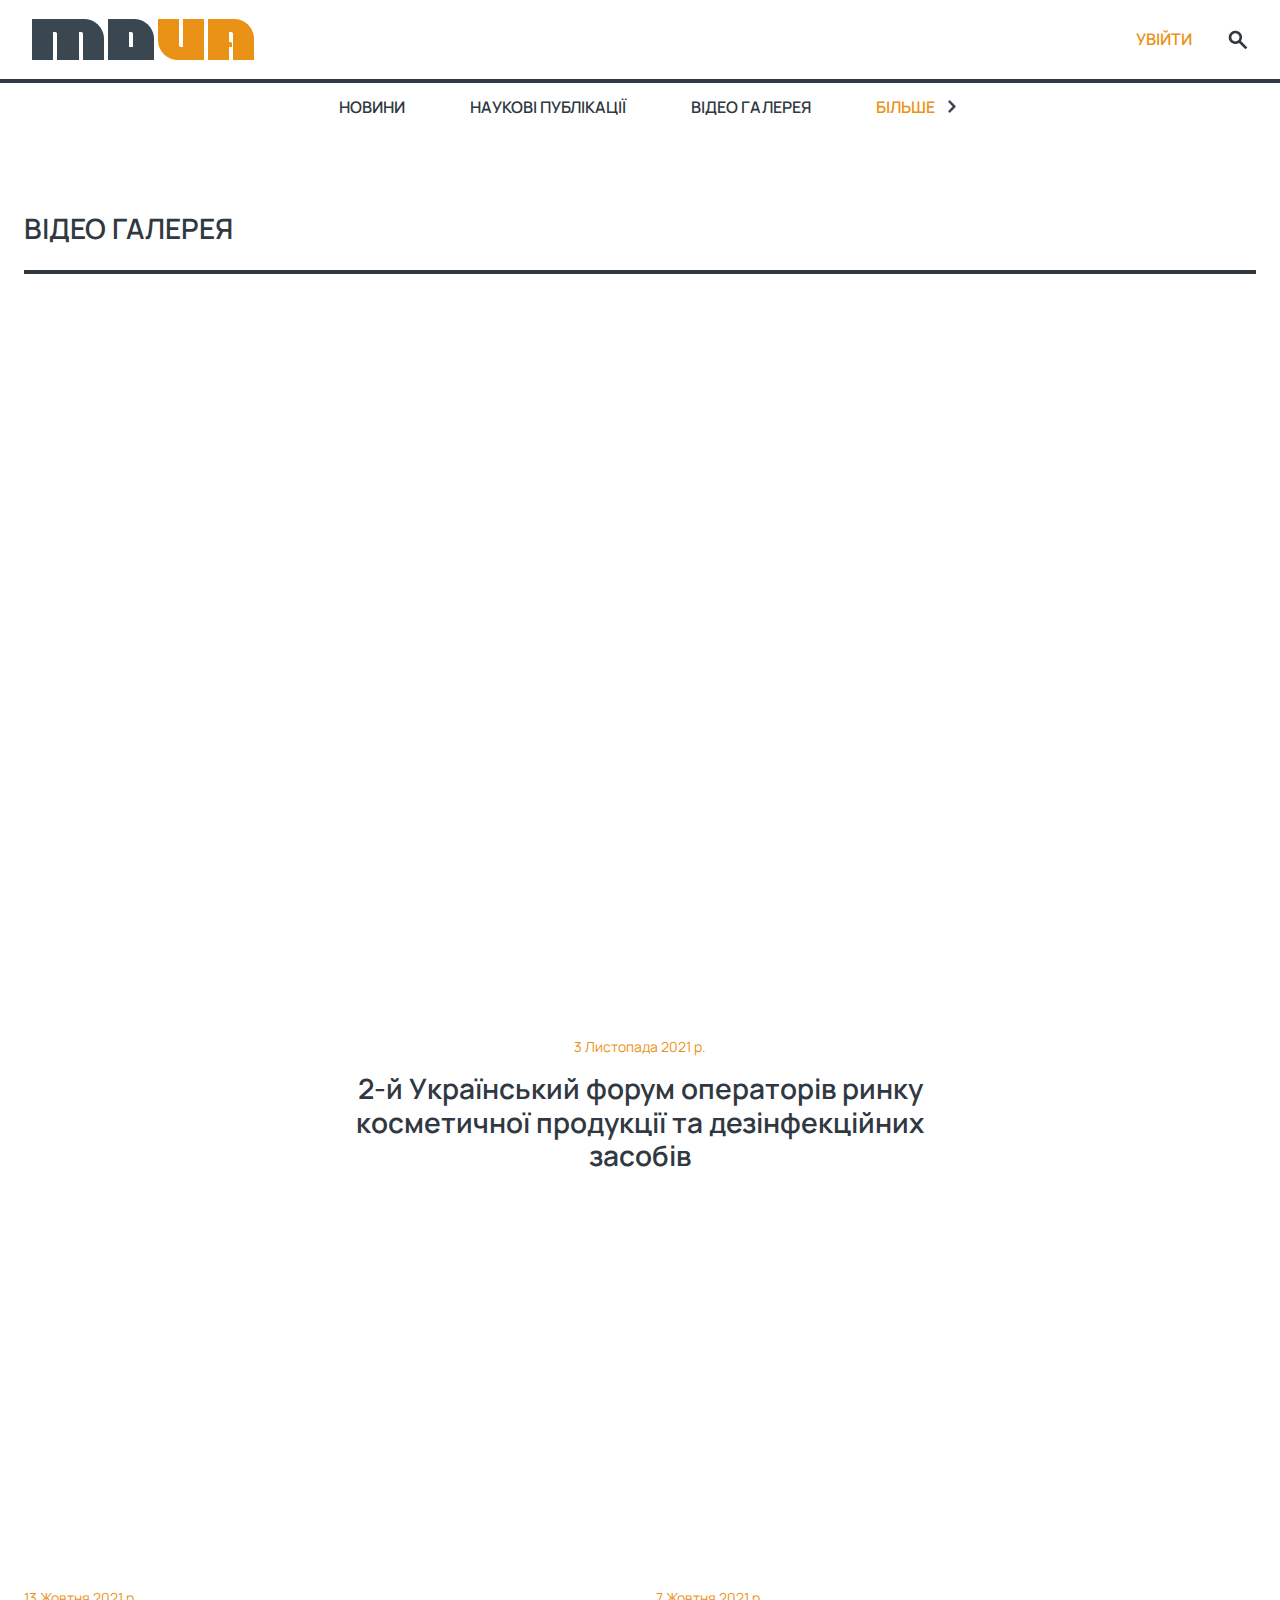
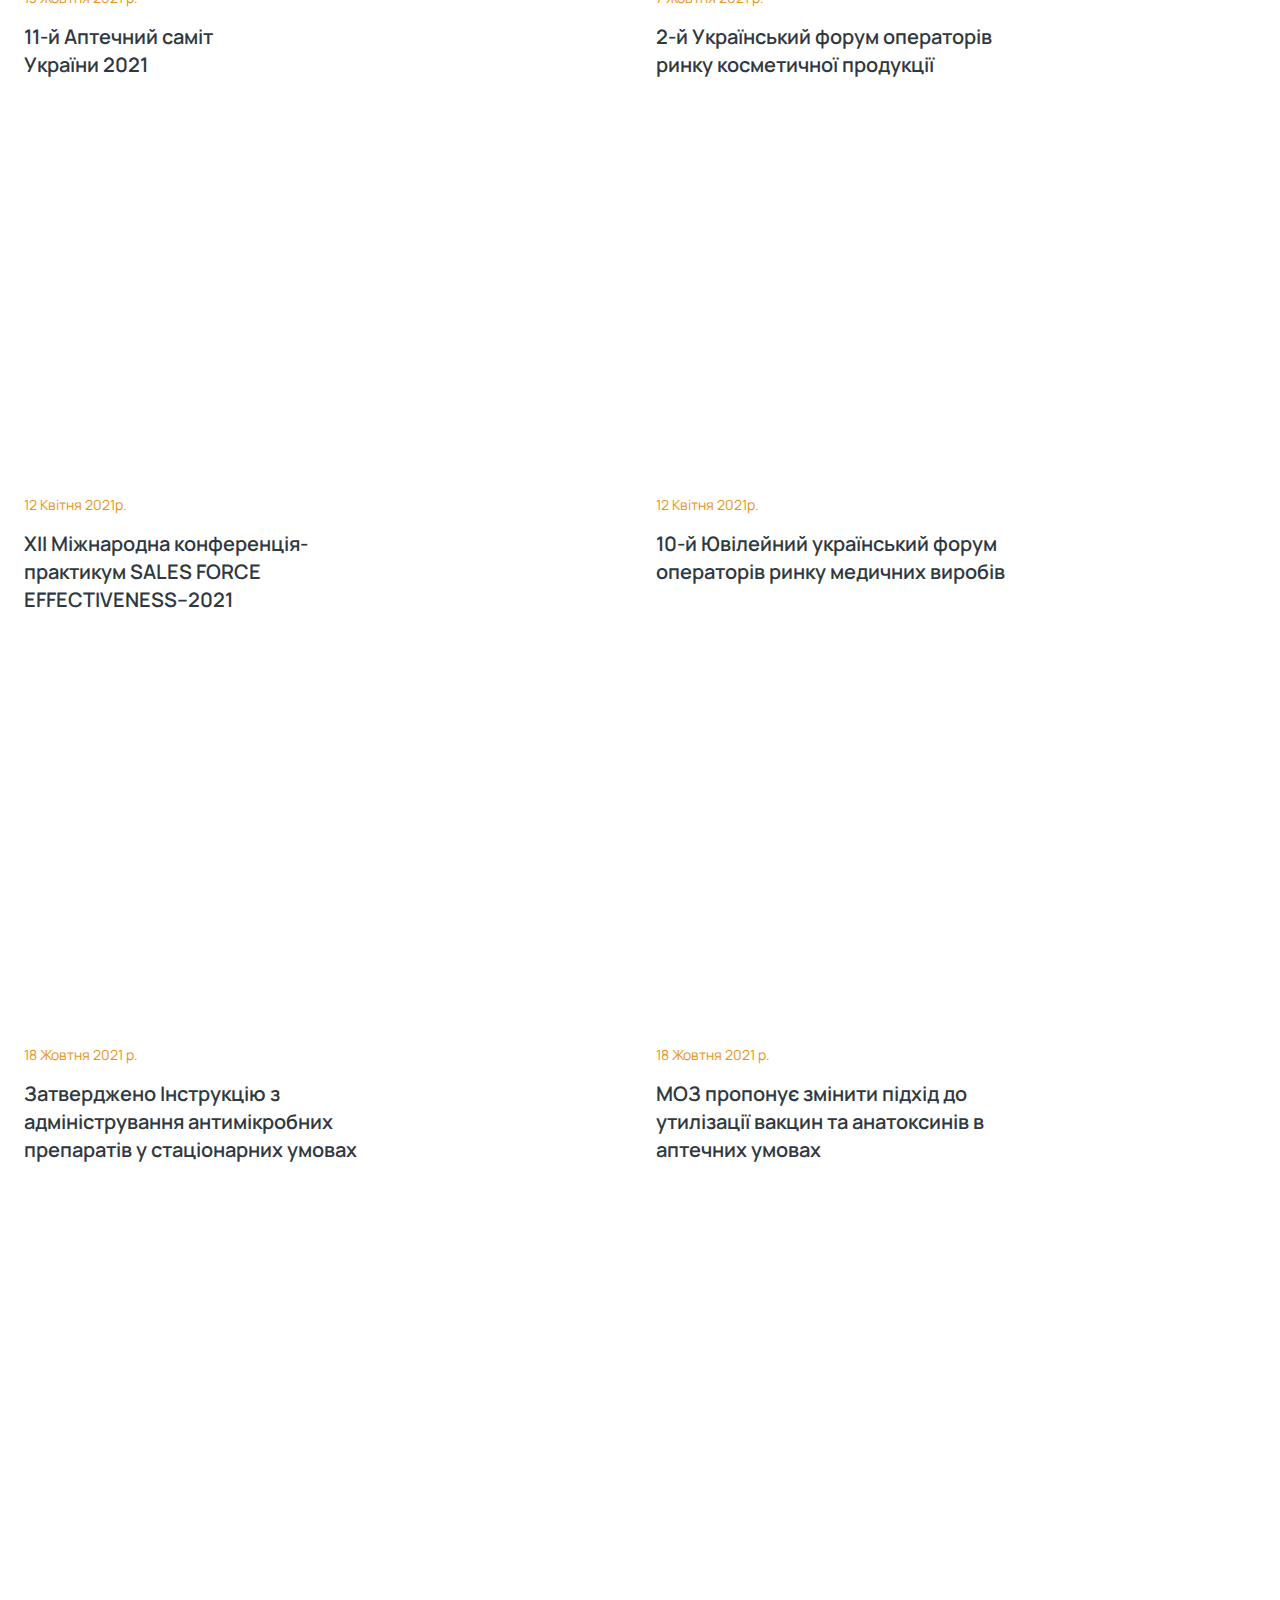
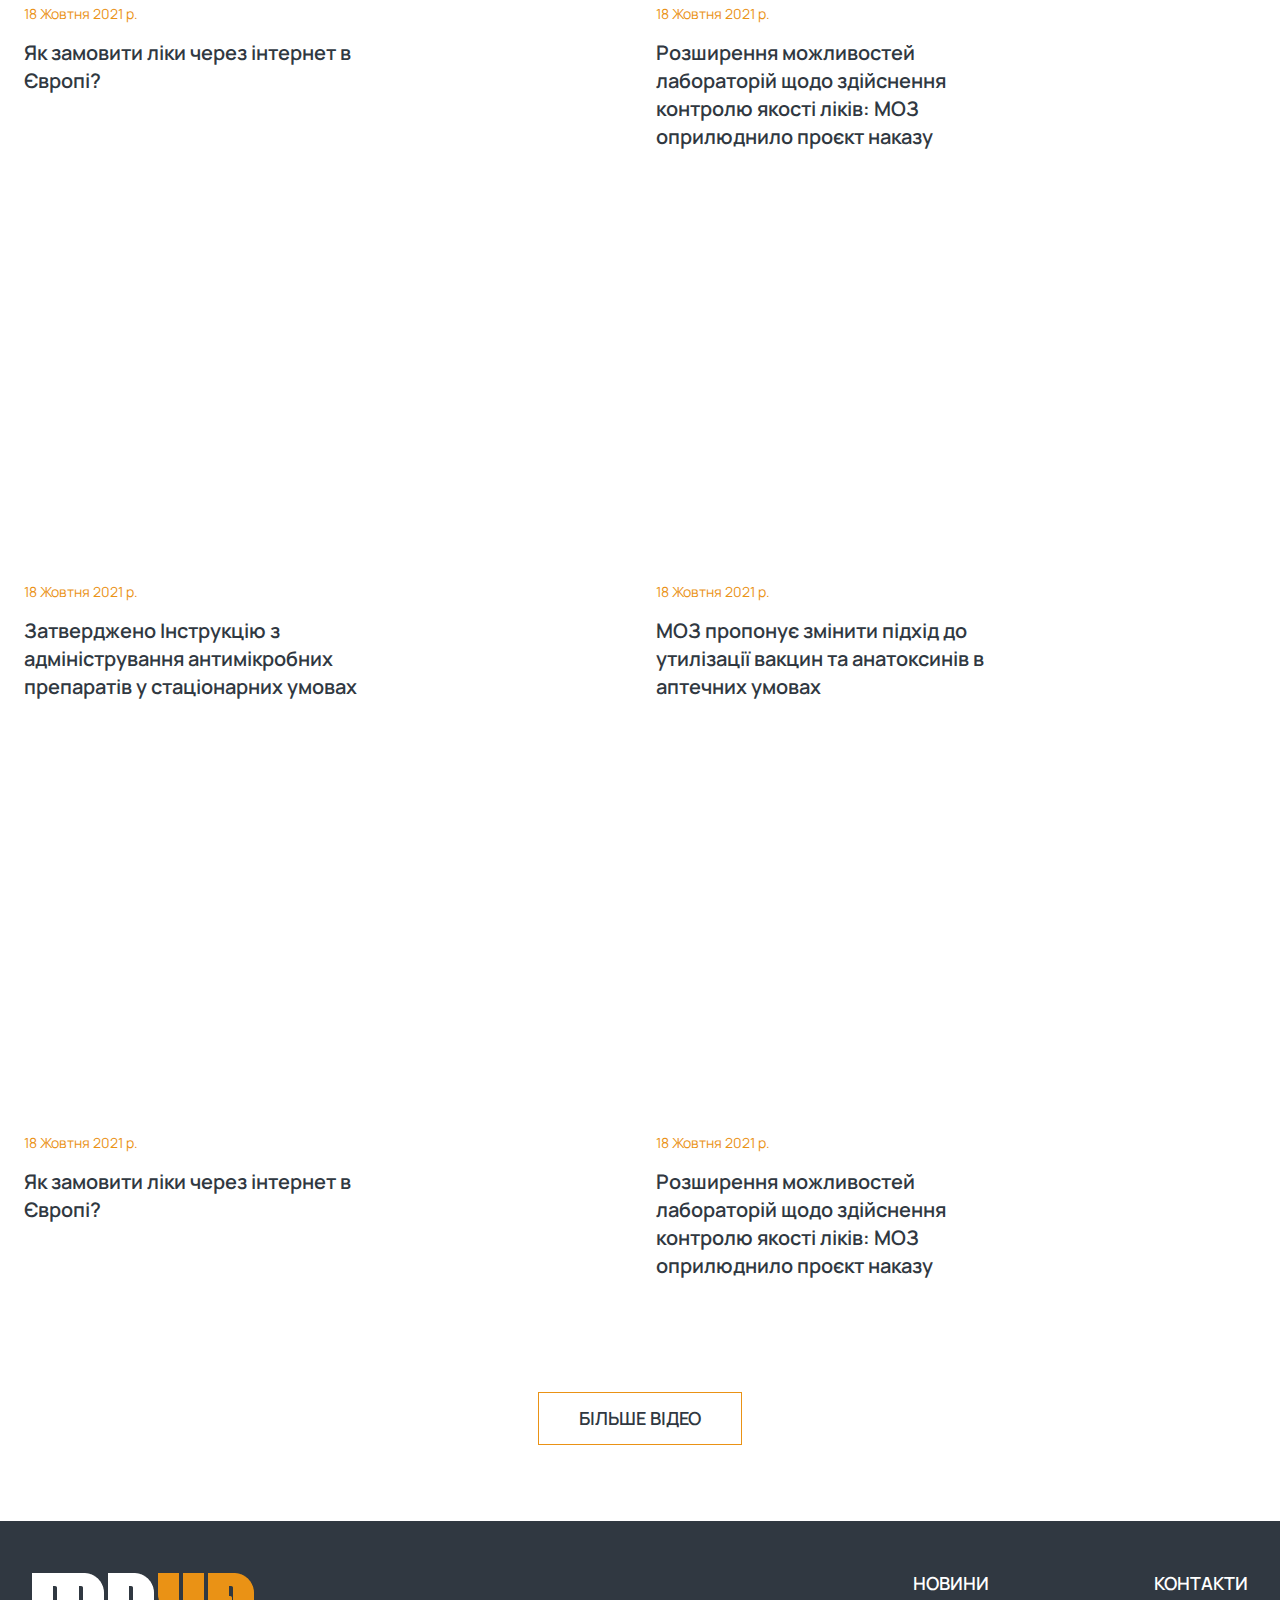
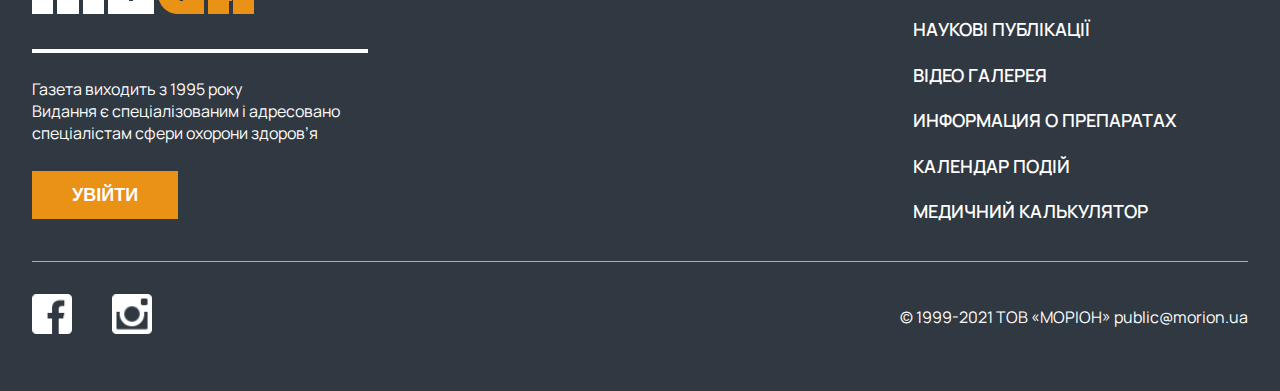
<file: src/video-gallery.html>
<!doctype html>
<html lang="en">
<head>
    <meta charset="UTF-8">
    <meta name="viewport"
          content="width=device-width, user-scalable=no, initial-scale=1.0, maximum-scale=1.0, minimum-scale=1.0">
    <meta http-equiv="X-UA-Compatible" content="ie=edge">
    <title>video-gallery</title>
    <link rel="stylesheet" href="styles/styles.css">
    <link rel="preconnect" href="https://fonts.googleapis.com">
    <link rel="preconnect" href="https://fonts.gstatic.com" crossorigin>
    <link href="https://fonts.googleapis.com/css2?family=Manrope:wght@200;300;400;500;600;700;800&display=swap"
          rel="stylesheet">

</head>
<body>

<header class="header">
    <div class="container">
        <div class="header__container-content">
            <div class="header-logo">
                <a href="#">
                    <img src="assets/images/header_logo.png" alt="" title="">
                </a>
            </div>
            <div class="header-form">
                <ul>
                    <li><a class="header__link-active" href="#">увійти</a></li>
                    <li>
                        <label>
                            <input data-search="search"/>
                        </label>
                    </li>
                </ul>
            </div>
        </div>
    </div>
</header>
<section class="sub-header" id="scrollSubHeader">
    <div class="container">
        <div class="sub-header__container-content">
            <ul>
                <li><a href="news.html">Новини</a></li>
                <li><a href="publications.html">наукові публікації</a></li>
                <li><a href="video-gallery.html">відео галерея</a></li>
                <li><a class="hide-4" href="info-preparation.html">информация о препаратах</a></li>
                <li><a class="hide-3" href="calendar.html">Календар подій</a></li>
                <li><a class="hide-2" href="calculator.html">медичний калькулятор </a></li>
                <li><a class="hide-1" href="#contact">контакти</a></li>
                <li class="clickLi"><a href="" class="h active">Бiльше <img src="assets/images/menu-responsive.png"
                                                                            alt=""></a>
                    <ul class="clickLi-container">
                        <li><a class="h visible-4" href="info-preparation.html">информация <br>о препаратах</a></li>
                        <li><a class="h visible-3" href="calendar.html">Календар <br>подій</a></li>
                        <li><a class="h visible-2" href="calculator.html">медичний <br>калькулятор </a></li>
                        <li><a class="h visible-1" href="#contact">контакти</a></li>
                    </ul>
                </li>
            </ul>
        </div>

        <div class="burger-menu">
            <ul class="menu">
                <li><a class="menuItem" href="news.html">Новини</a></li>
                <li><a class="menuItem" href="publications.html">наукові публікації</a></li>
                <li><a class="menuItem" href="video-gallery.html">відео галерея</a></li>
                <li><a class="menuItem" href="info-preparation.html">информация о препаратах</a></li>
                <li><a class="menuItem" href="calendar.html">Календар подій</a></li>
                <li><a class="menuItem" href="calculator.html">медичний калькулятор</a></li>
                <li><a class="menuItem" href="#">контакти</a></li>
            </ul>
            <button class="hamburger" onclick="myFunction(this)">
                    <span class="bars">
                        <span class="bar1"></span>
                        <span class="bar2"></span>
                        <span class="bar3"></span>
                    </span>
            </button>
        </div>

        <ul class="contact-hide">
            <li><a class="header__link-active-mobile">увійти</a></li>
        </ul>
    </div>
</section>
<section id="myForm">
    <div class="container-form">
        <div class="container">
            <form>
                <div class="form-heading">
                    <a class="form-logo" href="#"><img src="assets/images/header_logo.png" alt=""></a>
                    <button class="form-close" type="button"><img
                            src="assets/images/form-close.png" alt=""></button>
                </div>
                <h5>вітаю</h5>
                <p class="form-desc">Увійдіть у свій акаунт, щоб отримати доступ до
                    своєї підписки в MD.UA</p>
                <p>
                    <label>
                        <input type="email" name="email" data-validation="required email" placeholder="Email"/>
                    </label>
                </p>
                <p>
                    <label>
                        <input type="password" name="password" data-validation="required phone" placeholder="Пароль"/>
                    </label>
                </p>
                <p class="form-forgot">Забули пароль?</p>
                <button type="button" class="form-main">
                    продовжити
                </button>
                <p class="form-question"><span>Відсутній акаунт?</span><span
                        class="form-question_active">Зареєструватися.</span></p>
                <span class="devil">Або</span>
                <div class="button-container">
                    <button>
                        <svg width="20" height="20" viewBox="0 0 20 20" fill="none" xmlns="http://www.w3.org/2000/svg">
                            <path d="M19.8055 8.0415H19V8H10V12H15.6515C14.827 14.3285 12.6115 16 10 16C6.6865 16 4 13.3135 4 10C4 6.6865 6.6865 4 10 4C11.5295 4 12.921 4.577 13.9805 5.5195L16.809 2.691C15.023 1.0265 12.634 0 10 0C4.4775 0 0 4.4775 0 10C0 15.5225 4.4775 20 10 20C15.5225 20 20 15.5225 20 10C20 9.3295 19.931 8.675 19.8055 8.0415Z"
                                  fill="#FFC107"/>
                            <path d="M1.15332 5.3455L4.43882 7.755C5.32782 5.554 7.48082 4 10.0003 4C11.5298 4 12.9213 4.577 13.9808 5.5195L16.8093 2.691C15.0233 1.0265 12.6343 0 10.0003 0C6.15932 0 2.82832 2.1685 1.15332 5.3455Z"
                                  fill="#FF3D00"/>
                            <path d="M10.0002 20.0001C12.5832 20.0001 14.9302 19.0116 16.7047 17.4041L13.6097 14.7851C12.5719 15.5743 11.3039 16.0011 10.0002 16.0001C7.39916 16.0001 5.19066 14.3416 4.35866 12.0271L1.09766 14.5396C2.75266 17.7781 6.11366 20.0001 10.0002 20.0001Z"
                                  fill="#4CAF50"/>
                            <path d="M19.8055 8.0415H19V8H10V12H15.6515C15.2571 13.1082 14.5467 14.0766 13.608 14.7855L13.6095 14.7845L16.7045 17.4035C16.4855 17.6025 20 15 20 10C20 9.3295 19.931 8.675 19.8055 8.0415Z"
                                  fill="#1976D2"/>
                        </svg>
                        Google
                    </button>
                    <button>
                        <svg width="22" height="22" viewBox="0 0 22 22" fill="none" xmlns="http://www.w3.org/2000/svg">
                            <path d="M20.7858 22.0001C21.4563 22.0001 22 21.4564 22 20.7859V1.21421C22 0.543555 21.4563 0 20.7858 0H1.21421C0.543469 0 0 0.543555 0 1.21421V20.7859C0 21.4564 0.543469 22.0001 1.21421 22.0001H20.7858Z"
                                  fill="#395185"/>
                            <path d="M15.1795 22.0001V13.4805H18.0392L18.4674 10.1603H15.1795V8.04038C15.1795 7.07908 15.4465 6.42398 16.825 6.42398L18.5832 6.42321V3.45364C18.279 3.41316 17.2354 3.32275 16.0212 3.32275C13.4863 3.32275 11.7508 4.87006 11.7508 7.71167V10.1603H8.88379V13.4805H11.7508V22.0001H15.1795Z"
                                  fill="white"/>
                        </svg>
                        facebook
                    </button>
                    <button>
                        <svg width="17" height="20" viewBox="0 0 17 20" fill="none" xmlns="http://www.w3.org/2000/svg">
                            <path d="M16.6651 14.811C16.3882 15.4565 16.0461 16.072 15.6441 16.648C15.1071 17.415 14.6661 17.945 14.3281 18.24C13.8031 18.722 13.2391 18.97 12.6361 18.984C12.2041 18.984 11.6821 18.861 11.0741 18.611C10.4641 18.362 9.90414 18.24 9.39114 18.24C8.85414 18.24 8.27814 18.362 7.66114 18.611C7.04514 18.861 6.54714 18.992 6.16614 19.004C5.58914 19.029 5.01214 18.775 4.43714 18.24C4.07014 17.92 3.61114 17.37 3.06014 16.592C2.47014 15.763 1.98514 14.798 1.60514 13.701C1.19814 12.514 0.994141 11.366 0.994141 10.254C0.994141 8.98102 1.26914 7.88202 1.82014 6.96202C2.23689 6.23949 2.83269 5.63646 3.55014 5.21102C4.25761 4.78669 5.06523 4.55821 5.89014 4.54902C6.35014 4.54902 6.95314 4.69102 7.70014 4.97102C8.44714 5.25102 8.92714 5.39302 9.13614 5.39302C9.29414 5.39302 9.82514 5.22602 10.7291 4.89502C11.5821 4.58802 12.3021 4.46102 12.8921 4.51102C14.4921 4.64002 15.6931 5.27002 16.4921 6.40602C15.0621 7.27302 14.3551 8.48602 14.3691 10.043C14.3811 11.256 14.8221 12.265 15.6861 13.066C16.0681 13.4316 16.5138 13.7241 17.0011 13.929C16.8951 14.236 16.7831 14.529 16.6651 14.811ZM12.9981 0.380024C12.9981 1.33002 12.6501 2.21802 11.9591 3.03902C11.1231 4.01502 10.1131 4.58002 9.01814 4.49102C9.00382 4.37156 8.99681 4.25134 8.99714 4.13102C8.99714 3.21802 9.39314 2.24202 10.1001 1.44302C10.4521 1.03902 10.9001 0.702024 11.4431 0.434023C11.9851 0.170024 12.4971 0.0240234 12.9791 -0.000976562C12.9921 0.127023 12.9981 0.254024 12.9981 0.380024Z"
                                  fill="#3A4750"/>
                        </svg>
                        apple
                    </button>
                </div>
            </form>
            <div class="form-image">
                <img src="assets/images/form-image.jpg" alt="" title="">
            </div>
        </div>
    </div>
</section>

<section class="video-gallery-new-full">
    <div class="container">
        <h3>відео галерея</h3>
        <div class="video-gallery__container-content">

            <div class="video-gallery-main">
                <div class="card-main_video">
                    <!--                    <img src="assets/images/video-gallery-main.jpg" alt="" title="">-->
                    <div class="video-block">
                        <iframe width="893" height="500" src="https://www.youtube.com/embed/X8Z8okhkjv8"
                                title="YouTube video player" frameborder="0"
                                allow="accelerometer; autoplay; clipboard-write; encrypted-media; gyroscope; picture-in-picture"
                                allowfullscreen></iframe>
                    </div>
                </div>
                <div class="sub-title">
                    3 Листопада 2021 р.
                </div>
                <h2> 2-й Український форум операторів ринку <br>
                    косметичної продукції та дезінфекційних <br>
                    засобів</h2>
            </div>

            <div class="card-container">
                <div class="video-gallery__card">
                    <div class="card-video">
                        <!--                        <img src="assets/images/video-gallery-card-1.jpg" alt="" title="">-->
                        <div class="video-block">
                            <iframe width="560" height="315" src="https://www.youtube.com/embed/RkglBn86G2g"
                                    title="YouTube video player" frameborder="0"
                                    allow="accelerometer; autoplay; clipboard-write; encrypted-media; gyroscope; picture-in-picture"
                                    allowfullscreen></iframe>
                        </div>
                    </div>
                    <div class="video-gallery__card-content">
                        <div class="sub-title">13 Жовтня 2021 р.</div>
                        <h4>
                            11-й Аптечний саміт <br>
                            України 2021
                        </h4>
                    </div>
                </div>
                <div class="video-gallery__card">
                    <div class="card-video">
                        <!--                        <img src="assets/images/video-gallery-card-2.jpg" alt="" title="">-->
                        <div class="video-block">
                            <iframe width="560" height="315" src="https://www.youtube.com/embed/RkglBn86G2g"
                                    title="YouTube video player" frameborder="0"
                                    allow="accelerometer; autoplay; clipboard-write; encrypted-media; gyroscope; picture-in-picture"
                                    allowfullscreen></iframe>
                        </div>
                    </div>
                    <div class="video-gallery__card-content">
                        <div class="sub-title">7 Жовтня 2021 р.</div>
                        <h4>
                            2-й Український форум операторів <br>
                            ринку косметичної продукції
                        </h4>
                    </div>
                </div>
                <div class="video-gallery__card">
                    <div class="card-video">
                        <!--                        <img src="assets/images/video-gallery-card-3.jpg" alt="" title="">-->
                        <div class="video-block">
                            <iframe width="560" height="315" src="https://www.youtube.com/embed/RkglBn86G2g"
                                    title="YouTube video player" frameborder="0"
                                    allow="accelerometer; autoplay; clipboard-write; encrypted-media; gyroscope; picture-in-picture"
                                    allowfullscreen></iframe>
                        </div>
                    </div>
                    <div class="video-gallery__card-content">
                        <div class="sub-title">12 Квітня 2021р.</div>
                        <h4>
                            XII Міжнародна конференція- <br>
                            практикум SALES FORCE <br>
                            EFFECTIVENESS–2021
                        </h4>
                    </div>
                </div>
                <div class="video-gallery__card">
                    <div class="card-video">
                        <!--                        <img src="assets/images/video-gallery-card-4.jpg" alt="" title="">-->
                        <div class="video-block">
                            <iframe width="560" height="315" src="https://www.youtube.com/embed/RkglBn86G2g"
                                    title="YouTube video player" frameborder="0"
                                    allow="accelerometer; autoplay; clipboard-write; encrypted-media; gyroscope; picture-in-picture"
                                    allowfullscreen></iframe>
                        </div>
                    </div>
                    <div class="video-gallery__card-content">
                        <div class="sub-title">12 Квітня 2021р.</div>
                        <h4>
                            10-й Ювілейний український форум <br>
                            операторів ринку медичних виробів
                        </h4>
                    </div>
                </div>
            </div>
        </div>
    </div>
</section>

<section class="video-gallery__full">
    <div class="container">

        <div class="video-gallery__list-container">
            <div class="video-gallery__card">
                <div class="video-gallery__card-video">
                    <!--                    <img src="assets/images/video-gallery-card-1.jpg" alt="" title="">-->
                    <div class="video-block">
                        <iframe width="560" height="315" src="https://www.youtube.com/embed/VOxzoJAo7Hw"
                                title="YouTube video player" frameborder="0"
                                allow="accelerometer; autoplay; clipboard-write; encrypted-media; gyroscope; picture-in-picture"
                                allowfullscreen></iframe>
                    </div>
                </div>
                <div class="video-gallery__card-content">
                    <div class="sub-title">18 Жовтня 2021 р.</div>
                    <h5>Затверджено Інструкцію з <br>
                        адміністрування антимікробних <br>
                        препаратів у стаціонарних умовах
                    </h5>
                </div>
            </div>
            <div class="video-gallery__card">
                <div class="video-gallery__card-video">
                    <!--                    <img src="assets/images/video-gallery-card-2.jpg" alt="" title="">-->
                    <div class="video-block">
                        <iframe width="560" height="315" src="https://www.youtube.com/embed/VOxzoJAo7Hw"
                                title="YouTube video player" frameborder="0"
                                allow="accelerometer; autoplay; clipboard-write; encrypted-media; gyroscope; picture-in-picture"
                                allowfullscreen></iframe>
                    </div>
                </div>
                <div class="video-gallery__card-content">
                    <div class="sub-title">18 Жовтня 2021 р.</div>
                    <h5>МОЗ пропонує змінити підхід до <br>
                        утилізації вакцин та анатоксинів в <br>
                        аптечних умовах
                    </h5>
                </div>
            </div>
            <div class="video-gallery__card">
                <div class="video-gallery__card-video">
                    <!--                    <img src="assets/images/video-gallery-card-3.jpg" alt="" title="">-->
                    <div class="video-block">
                        <iframe width="560" height="315" src="https://www.youtube.com/embed/VOxzoJAo7Hw"
                                title="YouTube video player" frameborder="0"
                                allow="accelerometer; autoplay; clipboard-write; encrypted-media; gyroscope; picture-in-picture"
                                allowfullscreen></iframe>
                    </div>
                </div>
                <div class="video-gallery__card-content">
                    <div class="sub-title">18 Жовтня 2021 р.</div>
                    <h5>Як замовити ліки через інтернет в <br>
                        Європі?
                    </h5>
                </div>
            </div>
            <div class="video-gallery__card">
                <div class="video-gallery__card-video">
                    <!--                    <img src="assets/images/video-gallery-card-4.jpg" alt="" title="">-->
                    <div class="video-block">
                        <iframe width="560" height="315" src="https://www.youtube.com/embed/VOxzoJAo7Hw"
                                title="YouTube video player" frameborder="0"
                                allow="accelerometer; autoplay; clipboard-write; encrypted-media; gyroscope; picture-in-picture"
                                allowfullscreen></iframe>
                    </div>
                </div>
                <div class="video-gallery__card-content">
                    <div class="sub-title">18 Жовтня 2021 р.</div>
                    <h5>Розширення можливостей <br>
                        лабораторій щодо здійснення <br>
                        контролю якості ліків: МОЗ <br>
                        оприлюднило проєкт наказу
                    </h5>
                </div>
            </div>
            <div class="video-gallery__card">
                <div class="video-gallery__card-video">
                    <!--                    <img src="assets/images/video-gallery-card-1.jpg" alt="" title="">-->
                    <div class="video-block">
                        <iframe width="560" height="315" src="https://www.youtube.com/embed/VOxzoJAo7Hw"
                                title="YouTube video player" frameborder="0"
                                allow="accelerometer; autoplay; clipboard-write; encrypted-media; gyroscope; picture-in-picture"
                                allowfullscreen></iframe>
                    </div>
                </div>
                <div class="video-gallery__card-content">
                    <div class="sub-title">18 Жовтня 2021 р.</div>
                    <h5>Затверджено Інструкцію з <br>
                        адміністрування антимікробних <br>
                        препаратів у стаціонарних умовах
                    </h5>
                </div>
            </div>
            <div class="video-gallery__card">
                <div class="video-gallery__card-video">
                    <!--                    <img src="assets/images/video-gallery-card-2.jpg" alt="" title="">-->
                    <div class="video-block">
                        <iframe width="560" height="315" src="https://www.youtube.com/embed/VOxzoJAo7Hw"
                                title="YouTube video player" frameborder="0"
                                allow="accelerometer; autoplay; clipboard-write; encrypted-media; gyroscope; picture-in-picture"
                                allowfullscreen></iframe>
                    </div>
                </div>
                <div class="video-gallery__card-content">
                    <div class="sub-title">18 Жовтня 2021 р.</div>
                    <h5>МОЗ пропонує змінити підхід до <br>
                        утилізації вакцин та анатоксинів в <br>
                        аптечних умовах
                    </h5>
                </div>
            </div>
            <div class="video-gallery__card">
                <div class="video-gallery__card-video">
                    <!--                    <img src="assets/images/video-gallery-card-3.jpg" alt="" title="">-->
                    <div class="video-block">
                        <iframe width="560" height="315" src="https://www.youtube.com/embed/VOxzoJAo7Hw"
                                title="YouTube video player" frameborder="0"
                                allow="accelerometer; autoplay; clipboard-write; encrypted-media; gyroscope; picture-in-picture"
                                allowfullscreen></iframe>
                    </div>
                </div>
                <div class="video-gallery__card-content">
                    <div class="sub-title">18 Жовтня 2021 р.</div>
                    <h5>Як замовити ліки через інтернет в <br>
                        Європі?
                    </h5>
                </div>
            </div>
            <div class="video-gallery__card">
                <div class="video-gallery__card-video">
                    <!--                    <img src="assets/images/video-gallery-card-4.jpg" alt="" title="">-->
                    <div class="video-block">
                        <iframe width="560" height="315" src="https://www.youtube.com/embed/VOxzoJAo7Hw"
                                title="YouTube video player" frameborder="0"
                                allow="accelerometer; autoplay; clipboard-write; encrypted-media; gyroscope; picture-in-picture"
                                allowfullscreen></iframe>
                    </div>
                </div>
                <div class="video-gallery__card-content">
                    <div class="sub-title">18 Жовтня 2021 р.</div>
                    <h5>Розширення можливостей <br>
                        лабораторій щодо здійснення <br>
                        контролю якості ліків: МОЗ <br>
                        оприлюднило проєкт наказу
                    </h5>
                </div>
            </div>
        </div>

        <div class="center-bnt">
            <button class="see-more">більше відео</button>
        </div>
    </div>
</section>

<footer>
    <div class="container" id="contact">
        <div class="footer__container-content">
            <div class="footer__desc">
                <div class="footer-logo">
                    <a href="#">
                        <img src="assets/images/footer_logo.png" alt="" title="">
                    </a>
                </div>
                <p>Газета виходить з 1995 року <br>
                    Видання є спеціалізованим і адресовано <br>
                    спеціалістам сфери охорони здоров’я
                </p>
                <div class="btn-register-center">
                    <button type="button" class="btn-register">увійти</button>
                </div>

            </div>

            <div class="footer__menu">
                <ul class="ul-visible">
                    <li><a class="link-visible" href="news.html">Новини</a></li>
                    <li><a href="#contact">контакти</a></li>
                </ul>
                <ul>
                    <li><a class="link-hide" href="news.html">Новини</a></li>
                    <li><a href="publications.html">наукові публікації</a></li>
                    <li><a href="video-gallery.html">відео галерея</a></li>
                    <li><a href="info-preparation.html">информация о препаратах</a></li>
                    <li><a href="calendar.html">Календар подій</a></li>
                    <li><a href="calculator.html">медичний калькулятор</a></li>
                    <li><a class="link-hide" href="#contact">контакти</a></li>
                </ul>
            </div>
        </div>
        <div class="footer__sub-content">
            <div class="sub-content_icon">
                <a href="#"><img src="assets/images/footer-sub-icon1.png" alt="" title=""></a>
                <a href="#"><img src="assets/images/footer-sub-icon2.png" alt="" title=""></a>
            </div>
            <div class="sub-content_desc">
                © 1999-2021 ТОВ «МОРІОН» public@morion.ua
            </div>
        </div>
    </div>
</footer>

<script src="js/burger.js"></script>
<script src="js/form.js"></script>
<script src="js/scrollHeader.js"></script>
</body>
</html>
</file>
<file: src/styles/styles.css>
html {
    margin: 0;
    padding: 0;
}

body {
    padding: 0;
    font-family: 'Manrope', sans-serif;
    box-sizing: border-box;
    margin: 0;
    background-color: #ffffff;
}

.container {
    max-width: 1560px;
    width: 100%;
    height: 100%;
    margin: 0 auto;
    box-sizing: border-box;
}

/*GENERAL STYLES*/
h2 {
    font-style: normal;
    font-weight: 600;
    font-size: 40px;
    line-height: 120%;
    color: #303841;
    margin: 0;
}

h3 {
    font-style: normal;
    font-weight: 600;
    font-size: 28px;
    line-height: 120%;
    text-transform: uppercase;
    color: #303841;
    margin: 0 0 24px 0;
}

h4 {
    font-style: normal;
    font-weight: 600;
    font-size: 20px;
    line-height: 140%;
    color: #303841;
    margin: 0;
}

h5 {
    font-style: normal;
    font-weight: 600;
    font-size: 20px;
    line-height: 140%;
    color: #303841;
    margin: 0;
}

.sub-title {
    font-style: normal;
    font-weight: normal;
    font-size: 14px;
    line-height: 19px;
    color: #EA9215;
}

/*BUTTONS*/
.btn-register {
    font-style: normal;
    font-weight: 600;
    font-size: 18px;
    line-height: 100%;
    text-transform: uppercase;
    color: #FFFFFF;
    background-color: #EA9215;
    padding: 15px 40px;
    border: none;
}

.center-bnt {
    display: block;
    text-align: center;
    margin: 80px 0 76px 0;
}

.center-bnt a {
    display: inline-block;
}

.center-bnt button:hover {
    cursor: pointer;
}

.see-more {
    /*display: inline-block;*/
    font-family: Manrope, sans-serif;
    font-style: normal;
    font-weight: 600;
    font-size: 18px;
    line-height: 120%;
    text-transform: uppercase;
    color: #303841;
    border: 1px solid #EA9215;
    background-color: #FFFFFF;
    padding: 15px 40px;
}

@media screen and (min-width: 320px) and (max-width: 768px) {
    .see-more {
        font-size: 14px;
        line-height: 120%;
    }
}

/*HEADER*/
header {
    border-bottom: 4px solid #303841;
}

header .header__container-content {
    display: flex;
    justify-content: space-between;
    align-items: center;
}

header .header__container-content .header-logo {
    height: 100%;
    /*margin: 22px 0 17px 0;*/
}

header .header__container-content .header-logo a {
    display: block;
}

header .header__container-content .header-logo a:hover {
    cursor: pointer;
}

header .header__container-content .header-logo img {
    display: inline-block;
    width: 222px;
    height: auto;
    vertical-align: middle;
}

header .header__container-content .header-form {
}

header .header__container-content .header-form ul {
    display: flex;
    flex-direction: row;
    padding: 0;
    margin: 0;
    list-style-type: none;
    align-items: center;
}

header .header__container-content .header-form ul li {

}

header .header__container-content .header-form ul li a {
    display: block;
    text-decoration: none;
    text-transform: uppercase;
    font-style: normal;
    font-weight: 600;
    font-size: 18px;
    line-height: 120%;
    color: #303841;
    padding: 30px 20px;
}

header .header__container-content .header-form ul li:last-of-type a {
    padding: 30px 0 30px 20px;
}

header .header__container-content .header-form ul li a.header__link-active {
    color: #EA9215;
}

header .header__container-content .header-form ul li a img {
    width: 18px;
}

input[data-search="search"] {
    background-image: url("../assets/images/Vector-header.svg");
    background-repeat: no-repeat;
    background-position: 100%;
    background-color: #FFFFFF;
    border: none;
    width: 32px;
    height: 32px;
}

input[data-search="search"]:hover {
    cursor: pointer;
}

input[data-search="search"]:focus {
    width: 150px;
}

/*SUB-HEADER*/
.sub-header {
    margin-bottom: 80px;
}

.sub-header .sub-header__container-content {
    position: relative;
}

.sub-header .sub-header__container-content ul {
    display: flex;
    flex-direction: row;
    /*justify-content: space-between;*/
    justify-content: center;
    list-style-type: none;
    padding: 0;
    margin: 0;
    flex-wrap: nowrap;
}

.sub-header .sub-header__container-content ul li a {
    display: block;
    font-style: normal;
    font-weight: 600;
    font-size: 18px;
    line-height: 120%;
    color: #303841;
    text-transform: uppercase;
    text-decoration: none;
    padding: 15px 50px 15px 15px;
    white-space: nowrap;
}

/*BURGER-MENU*/

/*STOP-SCROLLING*/
.stop-scrolling {
    height: 100%;
    overflow: hidden;
    /*position: fixed;*/
}

.hamburger {
    /*position: fixed;*/
    position: absolute;
    z-index: 100;
    top: 22px;
    left: 0;
    /*right: 25px;*/
    padding: 4px;
    border: none;
    background: transparent;
    cursor: pointer;
}

.closeIcon {
    display: none;
}

.menu {
    /*position: absolute;*/
    position: fixed;
    transform: translateX(-100%);
    transition: transform 0.2s;
    top: 0;
    left: 0;
    width: 101%;
    height: 100%;
    z-index: 99;
    background: #FFFFFF;
    box-shadow: 4px 9px 33px rgba(0, 0, 0, 0.07);
    list-style: none;
    padding-top: 85px;
}


.menu .menuItem {
    display: block;
    font-size: 18px;
    line-height: 120%;
    text-transform: uppercase;
    color: #303841;
    padding: 10px 0;
    text-decoration: none;
    font-weight: 600;
}

.menuItem:hover {
    text-decoration: none;
}

.showMenu {
    transform: translateY(0);
    display: flex;
    flex-direction: column;
    justify-content: flex-start;
    align-items: center;
    padding-left: 0;
    margin: 0;
}

.bar1, .bar2, .bar3 {
    display: block;
    width: 24px;
    height: 4px;
    background-color: #303841;
    margin: 4px 0;
    transition: 0.4s;
}

/* Поворот первой полосы */
.change .bar1 {
    -webkit-transform: rotate(-45deg) translate(-5px, 4px);
    transform: rotate(-45deg) translate(-5px, 4px);
}

/* Исчезание второй полосы */
.change .bar2 {
    opacity: 0;
}

/* Поворот последней полосы */
.change .bar3 {
    -webkit-transform: rotate(45deg) translate(-8px, -6px);
    transform: rotate(45deg) translate(-8px, -6px);
}

/*END BURGER-MENU*/

/*UL.CONTACT-HIDE*/
ul.contact-hide {
    /*display: flex;*/
    /*justify-content: end;*/
    /*flex: 0 0 100%;*/
    list-style-type: none;
    margin: 0;
    padding: 0;
}

ul.contact-hide li {
    float: right;
}

ul.contact-hide li a {
    display: block;
    text-align: end;
    font-style: normal;
    font-weight: 600;
    font-size: 18px;
    line-height: 120%;
    text-transform: uppercase;
    text-decoration: none;
    padding: 24px 0 24px 20px;
    color: #EA9215;
}

@media screen and (min-width: 1920px) {
    ul.contact-hide {
        display: none;
    }

    .sub-header .burger-menu {
        display: none;
    }

    .sub-header .sub-header__container-content ul li:first-of-type a {
        padding-left: 0;
    }
}

@media screen and (min-width: 1560px) {
    .hamburger {
        left: 0 !important;
        padding: 0;
    }

    header .header__container-content {
        padding: 0 !important;
    }

    .sub-header ul.contact-hide li a {
        display: none;
    }
}

@media screen and (min-width: 768px) and (max-width: 1919px) {

    header .header__container-content {
        padding: 0 32px;
    }

    .sub-header ul.contact-hide {
        padding: 0 32px;
    }

    .hamburger {
        left: 32px;
        padding: 0;
    }

    .sub-header .burger-menu {
        display: none;
    }

    .sub-header ul.contact-hide li a {
        display: none;
    }

    .sub-header .sub-header__container-content ul li a {
        font-size: 16px;
    }

    /*.sub-header .sub-header__container-content ul li:first-of-type a {*/
    /*    padding-left: 0;*/
    /*}*/
    header .header__container-content .header-form ul li a.header__link-active {
        font-size: 16px;
    }

    .sub-header .container {
        position: relative;
    }

}

@media screen and (min-width: 320px) and (max-width: 767px) {
    .sub-header {
        margin-bottom: 40px;
    }

    .sub-header .sub-header__container-content {
        display: none;
    }

    header .header__container-content .header-form ul li:last-of-type a {
        padding: 16px 0 16px 20px;
    }

    header .header__container-content .header-form ul li a.header__link-active {
        display: none;
    }

    body {
        margin-top: 140px;
        /*position: relative;*/
    }

    header .header__container-content .header-logo img {
        width: 124px;
        height: auto;
    }

    header {
        position: fixed;
        top: 0;
        width: 100%;
        background: #FFFFFF;
        z-index: 10;

        display: block;
        transition: top 0.3s;
    }

    header .header__container-content {
        padding: 16px 24px 16px 24px;
    }

    .sub-header {
        position: fixed;
        /*position: absolute;*/
        top: 70px;
        width: 100%;
        background: #FFFFFF;
        z-index: 20;

        display: block;
        transition: top 0.3s;
    }


    .sub-header ul.contact-hide {
        padding: 0 24px;
    }

    .hamburger {
        left: 24px;
        top: 20px;
        padding: 0;
    }

    .sub-header .sub-header__container-content {
        display: none;
    }

    .menu .menuItem {
        font-size: 14px;
        line-height: 120%;
    }
}

/*выпадающая меню вниз*/
@media screen and (min-width: 1701px) {
    .clickLi {
        display: none;
    }
}

li.clickLi ul.clickLi-container li {
    display: none;
}

li.clickLi:hover {
    cursor: pointer;
}

li.clickLi:hover ul.clickLi-container li {
    display: block;
}

li.clickLi {
    position: relative;
    z-index: 10;
}

li.clickLi a {
    display: flex;
    align-items: center;
}

li.clickLi a.active {
    color: #EA9215 !important;
    pointer-events: none !important;
    padding-right: 0 !important;
}

li.clickLi a img {
    width: 8px;
    height: auto;
    margin-left: 10px;
}

li.clickLi:hover a img {
    transform: rotate(90deg);
    transition: .3s ease transform;
}

ul.clickLi-container {
    display: flex;
    flex-direction: column !important;
    position: absolute !important;
    top: 36px !important;
    background-color: #ffffff !important;
}

ul.clickLi-container li a.h {
    padding-right: 15px;
}

/**/
.sub-header__container-content ul li a.hide-1 {
    padding-right: 0;
}

@media screen and (max-width: 1700px) {
    .sub-header__container-content ul li a.hide-1 {
        display: none;
    }

    .clickLi .clickLi-container li a.visible-4,
    .clickLi .clickLi-container li a.visible-3,
    .clickLi .clickLi-container li a.visible-2 {
        display: none;
    }

    .clickLi .clickLi-container li a.visible-1 {
        display: block;
    }
}

@media screen and (max-width: 1600px) {
    .sub-header__container-content ul li a.hide-2 {
        display: none;
    }

    .clickLi .clickLi-container li a.visible-4,
    .clickLi .clickLi-container li a.visible-3 {
        display: none;
    }

    .clickLi .clickLi-container li a.visible-1,
    .clickLi .clickLi-container li a.visible-2 {
        display: block;
    }
}

@media screen and (max-width: 1500px) {
    .sub-header__container-content ul li a.hide-3 {
        display: none;
    }

    .clickLi .clickLi-container li a.visible-4 {
        display: none;
    }

    .clickLi .clickLi-container li a.visible-1,
    .clickLi .clickLi-container li a.visible-2,
    .clickLi .clickLi-container li a.visible-3 {
        display: block;
    }
}

@media screen and (max-width: 1400px) {
    .sub-header__container-content ul li a.hide-4 {
        display: none;
    }

    .clickLi .clickLi-container li a.visible-1,
    .clickLi .clickLi-container li a.visible-2,
    .clickLi .clickLi-container li a.visible-3,
    .clickLi .clickLi-container li a.visible-4 {
        display: block;
    }
}

/**/


/*FOOTER*/
footer {
    background-color: #303841;
    padding: 63px 0 40px 0;
}

footer .footer__container-content {
    display: flex;
    flex-direction: row;
    justify-content: space-between;
    border-bottom: 1px solid #AEAEAE;
}

footer .footer__container-content .footer__desc {
    margin-right: 307px;
}

footer .footer__container-content .footer__desc .footer-logo {
    border-bottom: 4px solid #FFFFFF;
    min-width: 360px;
    padding-bottom: 30px;
    margin-bottom: 25px;
}

footer .footer__container-content .footer__desc .footer-logo a {
    display: inline-block;
}

footer .footer__container-content .footer__desc .footer-logo a:hover {
    cursor: pointer;
}

footer .footer__container-content .footer__desc .footer-logo img {
    width: 222px;
}

footer .footer__container-content .footer__desc p {
    font-style: normal;
    font-weight: normal;
    font-size: 16px;
    line-height: 22px;
    color: #FFFFFF;
    margin: 0 0 27px 0;
}

footer .footer__container-content .footer__desc button.btn-register {
    margin-bottom: 42px;
}

footer .footer__container-content .footer__desc button.btn-register:hover {
    cursor: pointer;
}

footer .footer__container-content .footer__menu {
}

footer .footer__container-content .footer__menu ul {
    display: flex;
    flex-direction: row;
    justify-content: end;
    flex-wrap: wrap;
    padding: 0;
    margin: 0;
    list-style-type: none;
}

footer .footer__container-content .footer__menu ul li {
}

footer .footer__container-content .footer__menu ul li a {
    display: block;
    font-style: normal;
    font-weight: 600;
    font-size: 18px;
    line-height: 120%;
    color: #FFFFFF;
    text-transform: uppercase;
    text-decoration: none;
    padding: 22px 0 32px 80px;
}

footer .footer__container-content .footer__menu ul li:first-of-type a {
    padding: 22px 0 32px 0;
}

footer .footer__sub-content {
    display: flex;
    flex-direction: row;
    justify-content: space-between;
    align-items: center;
    margin-top: 32px;
}

footer .footer__sub-content .sub-content_icon {
    display: flex;
    flex-direction: row;
    align-items: center;
}

footer .footer__sub-content .sub-content_icon a {
    display: block;
}

footer .footer__sub-content .sub-content_icon a:hover {
    cursor: pointer;
}

footer .footer__sub-content .sub-content_icon img {
    width: 40px;
    height: 40px;
}

footer .footer__sub-content .sub-content_icon a:first-of-type {
    margin-right: 40px;
}

footer .footer__sub-content .sub-content_icon img:nth-child(2) {
    margin-right: 0;
}

footer .footer__sub-content .sub-content_desc {
    font-style: normal;
    font-weight: normal;
    font-size: 16px;
    line-height: 22px;
    color: #FFFFFF;
}

@media screen and (min-width: 1920px) {
    footer .footer__container-content .footer__menu ul.ul-visible {
        display: none;
    }
}

@media screen and (min-width: 768px) and (max-width: 1919px) {
    footer {
        padding: 52px 32px;
    }

    footer .footer__container-content {
        /*justify-content: inherit;*/
    }

    footer .footer__container-content .footer__desc .footer-logo {
        min-width: 336px;
    }

    footer .footer__container-content .footer__desc {
        margin-right: 32px;
    }

    footer .footer__container-content .footer__menu ul {
        flex-direction: column;
    }

    footer .footer__container-content .footer__menu ul.ul-visible {
        display: flex;
        flex-direction: row;
        justify-content: space-between;
    }

    footer .footer__container-content .footer__menu ul li:first-of-type a {
        padding: 0 0 24px 0;
        font-size: 18px;
        line-height: 120%;
    }

    footer .footer__container-content .footer__menu ul li a.link-hide {
        display: none;
    }

    footer .footer__container-content .footer__menu ul li a.link-visible {
        padding-right: 165px;
    }

    footer .footer__container-content .footer__menu ul li a {
        padding: 0 0 24px 0;
        font-size: 18px;
        line-height: 120%;
    }

}

@media screen and (min-width: 320px) and (max-width: 767px) {
    footer {
        padding: 15px 24px;
    }

    footer .footer__container-content .footer__desc .footer-logo {
        min-width: 100%;
        text-align: center;
        padding-bottom: 16px;
    }

    footer .footer__container-content .footer__desc .footer-logo img {
        max-width: 118px;
        width: 100%;
    }

    footer .footer__container-content {
        flex-direction: column;
    }

    footer .footer__container-content .footer__menu ul {
        flex-direction: column;
    }

    footer .footer__sub-content {
        flex-direction: column;
        margin-top: 16px;
    }

    footer .footer__container-content .footer__desc {
        margin-right: 0;
    }

    footer .footer__container-content .footer__desc .btn-register-center {
        display: block;
        text-align: center;
    }

    footer .footer__container-content .footer__desc .btn-register-center button {
        margin-bottom: 24px;
    }

    footer .footer__container-content .footer__desc p {
        font-size: 14px;
        line-height: 160%;
        text-align: center;
        margin-bottom: 24px;
    }

    footer .footer__container-content .footer__menu ul li:first-of-type a {
        padding: 0 0 16px 0;
        font-size: 14px;
        line-height: 120%;
    }

    footer .footer__container-content .footer__menu ul li a {
        padding: 0 0 16px 0;
        font-size: 14px;
        line-height: 120%;
    }

    footer .footer__sub-content .sub-content_icon img {
        width: 24px;
        height: 24px;
        margin-right: 16px;
    }

    footer .footer__sub-content .sub-content_desc {
        font-size: 14px;
        line-height: 160%;
        text-align: center;
    }

    footer .footer__container-content .footer__menu ul.ul-visible {
        display: none;
    }
}

/*NEWS*/
.news {
}

.news .news__container-content {
    display: flex;
    border-top: 4px solid #303841;
    padding-top: 32px;

    flex-wrap: nowrap;
    flex-direction: row;
}

.news .news__container-content .news__card-main {
    flex: 1 1 50%;
    margin-right: 40px;

    display: flex;
    flex-direction: column;
}

.news .news__container-content .news__card-main .card-main_image {
    margin-bottom: 32px;
}

.news .news__container-content .news__card-main .card-main_image img {
    max-width: 893px;
    width: 100%;
}

.news .news__container-content .news__card-main .sub-title {
    margin-bottom: 24px;
}

.news .news__container-content .news__card-main .card-main_desc {
    font-style: normal;
    font-weight: normal;
    font-size: 16px;
    line-height: 160%;
    color: #303841;
    margin: 24px 0 0 0;
}

.news .news__container-content .card-container {
    display: flex;
    flex-wrap: wrap;

    flex: 1 1 50%;
}

.news .news__container-content .card-container .news__card {
    display: flex;
    margin-bottom: 40px;
    flex: 1 1 100%;
}

.news .news__container-content .card-container .news__card:last-of-type {
    margin-bottom: 0;
}

.news .news__container-content .card-container .news__card .card-image {
    margin-right: 40px;
}

.news .news__container-content .card-container .news__card .card-image img {
    max-width: 267px;
    width: 100%;
}

.news .news__container-content .card-container .news__card .news__card-content .sub-title {
    margin-bottom: 16px;
    margin-top: 16px;
}

@media screen and (min-width: 1920px) {

}

@media screen and (min-width: 768px) and (max-width: 1919px) {
    .news {
        padding: 0 30px;
    }

    .news .news__container-content {
        flex-wrap: wrap;
    }

    .news .news__container-content .news__card-main {
        flex: 1 1 100%;
        align-items: center;
        margin-right: 0;
    }

    .news .news__container-content .news__card-main .card-main_desc {
        margin-bottom: 30px;
    }

    .news .news__container-content .card-container .news__card .card-image {
        margin-right: 0;
    }

    .news .news__container-content .card-container .news__card .card-image img {
        max-width: 336px;
        width: 100%;
        height: 100%;
    }

    .news .news__container-content .card-container .news__card {
        flex: 1 1 50%;
        flex-direction: column;
        align-items: center;
    }

    .news .center-bnt {
        margin: 40px 0;
    }
}

@media screen and (min-width: 320px) and (max-width: 767px) {
    .news .news__container-content {
        flex-wrap: wrap;
        padding-top: 0;
    }

    .news .news__container-content h4 {
        font-size: 16px;
        line-height: 160%;
    }

    .news .news__container-content .card-container .news__card {
        flex: 1 1 100%;
        flex-direction: column;
        margin-bottom: 24px;
        padding: 0 24px;
        align-items: center;
    }

    .news .news__container-content .news__card-main {
        flex: 1 1 100%;
        margin-right: 0;
        margin-bottom: 24px;
    }

    .news h3 {
        font-size: 20px;
        line-height: 140%;
        margin-bottom: 8px;
        text-transform: capitalize;
        padding: 0 24px;
    }

    .news .news__container-content .news__card-main .card-main_image {
        margin-bottom: 16px;
    }

    .news .news__container-content .news__card-main .sub-title {
        margin-bottom: 8px;
        padding: 0 24px;
    }

    .news .news__container-content .news__card-main h2 {
        font-size: 20px;
        line-height: 140%;
        padding: 0 24px;
    }

    .news .news__container-content .news__card-main .card-main_desc {
        margin-top: 8px;
        height: 130px;
        overflow: hidden;
        padding: 0 24px;
    }

    .news .news__container-content .news__card-main .card-main_desc:hover {
        margin-top: 8px;
        height: 100%;
        overflow: visible;

    }

    .news .news__container-content .card-container .news__card .card-image {
        margin-right: 0;

    }

    .news .news__container-content .card-container .news__card .card-image img {
        /*max-width: 100%;*/
        max-width: 500px;
        height: 100%;
    }

    .news .news__container-content .card-container .news__card .news__card-content .sub-title {
        margin-top: 16px;
        margin-bottom: 8px;
    }

    .news .center-bnt {
        margin: 24px 0 32px 0;
    }
}

/*FULL-PAGE NEWS*/
.full-news {
}

.full-news .news__list-container {
    display: flex;
    flex-wrap: wrap;
    max-width: 1294px;
    border-top: 4px solid #303841;
    margin: 80px auto 0;
}

.full-news .news__list-container .news__card {
    display: flex;
    flex: 1 1 100%;
    justify-content: space-between;
    border-bottom: 1px solid #AEAEAE;
    padding: 32px 0 46px 0;
}

.full-news .news__list-container .news__card:last-of-type {
    border-bottom: none;
}

.full-news .news__list-container .news__card .news__card-content .sub-title {
    margin: 0 0 16px 0;
}

.full-news .news__list-container .news__card .news__card-content h5 {
    margin-bottom: 16px;
}

.full-news .news__list-container .news__card .news__card-content p {
    font-style: normal;
    font-weight: normal;
    font-size: 16px;
    line-height: 160%;
    color: #303841;
    margin: 0;
}

.full-news .news__list-container .news__card .news__card-image {
    margin-right: 134px;
}

.full-news .news__list-container .news__card .news__card-image img {
    max-width: 360px;
    height: 100%;
}

@media screen and (min-width: 1920px) {

}

@media screen and (min-width: 768px) and (max-width: 1919px) {
    .full-news {
        padding: 0 30px;
    }

    .full-news .news__list-container {
        display: flex;
        flex-wrap: wrap;
        flex: 1 1 100%;
        margin-top: 0;
        border-top: none;
    }

    .full-news .news__list-container .news__card {
        display: flex;
        flex: 0 1 50%;
        flex-wrap: wrap;
        flex-direction: column-reverse;
        border: none;
        padding: 15px 0;
        align-items: center;
    }

    .full-news .news__list-container .news__card .news__card-content {
        max-width: 300px;
    }

    .full-news .news__list-container .news__card .news__card-content p {
        display: none;
    }

    .full-news .news__list-container .news__card .news__card-content .sub-title {
        margin-top: 65px;
    }

    .full-news .news__list-container .news__card .news__card-image {
        margin-right: 0;
    }

    .full-news .news__list-container .news__card .news__card-image img {
        max-width: 336px;
        width: 100%;
        height: auto;
    }
}

@media screen and (min-width: 320px) and (max-width: 767px) {

    .full-news .news__list-container .news__card {
        flex-direction: column-reverse;
        border-bottom: none;
        padding: 0 24px;
        align-items: center;
    }

    .full-news .news__list-container {
        border-top: none;
        margin-top: 24px;
    }

    .full-news .news__list-container .news__card .news__card-image {
        margin-right: 0;
    }

    .full-news .news__list-container .news__card .news__card-image img {
        width: 100%;
    }


    .full-news .news__list-container .news__card .news__card-content .sub-title {
        margin: 16px 0 8px 0;
    }

    .full-news .news__list-container .news__card .news__card-content p {
        display: none;
    }

    .full-news .news__list-container .news__card .news__card-content h5 {
        font-weight: 600;
        font-size: 16px;
        line-height: 160%;
        margin-bottom: 24px;
        max-width: 249px;
    }

    .full-news .center-bnt {
        margin: 24px 0;
    }

}


/*PUBLICATIONS*/
.publications {
}

.publications .publications__container-content {
    display: flex;
    flex-direction: row;
    justify-content: space-between;
    border-top: 4px solid #303841;
    padding-top: 32px;
}

.publications .publications__container-content .card-container {
}

.publications .publications__container-content .card-container .publications__card {
    margin-bottom: 40px;
}

.publications .publications__container-content .card-container .publications__card:last-of-type {
    margin-bottom: 0;
}

.publications .publications__container-content .card-container .publications__card .card-image {
    margin-bottom: 24px;
}

.publications .publications__container-content .card-container .publications__card .card-image img {
    max-width: 360px;
    width: 100%;
    min-width: 243px;
}

.publications .publications__container-content .card-container .publications__card .publications__card-content {
}

.publications .publications__container-content .card-container .publications__card .publications__card-content .sub-title {
    margin-bottom: 16px;
}

.publications .publications__card-main {
    display: flex;
    flex-direction: column;
}

.publications .publications__card-main .card-main_image {
    margin-bottom: 32px;
}

.publications .publications__card-main .card-main_image img {
    width: 100%;
    max-width: 763px;
}

.publications .publications__card-main .sub-title {
    margin-bottom: 24px;
}

.publications .publications__card-main .card-main_desc {
    font-style: normal;
    font-weight: normal;
    font-size: 16px;
    line-height: 160%;
    color: #303841;
    margin: 24px 0 0 0;
}

@media screen and (min-width: 1920px) {

}

@media screen and (min-width: 768px) and (max-width: 1919px) {
    .publications h3 {
        padding: 0 32px;
    }

    .publications .publications__card-main {
        order: 1;
        margin-right: 33px;
    }

    .publications .publications__card-main .card-main_image {
        margin-bottom: 16px;
    }

    .publications .publications__card-main .sub-title {
        margin-bottom: 16px;
    }

    .publications .publications__card-main .card-main_desc {
        margin: 16px 0 0 0;
    }

    .publications .publications__container-content {
        padding: 24px 32px 0 32px;
    }

    .publications .publications__container-content .card-container .publications__card {
        margin-bottom: 32px;
    }

    .publications .publications__container-content .card-container .publications__card .card-image {
        margin-bottom: 16px;
    }

    .publications .publications__container-content .card-container {
        display: flex;
        flex-direction: column;
        order: 2;
    }

    .publications .publications__container-content .card-container.card-container-hide {
        display: none;
    }

    .publications .publications__card-main h2 {
        font-size: 28px;
        line-height: 120%;
    }

    .publications .center-bnt {
        margin: 40px 0;
    }
}

@media screen and (min-width: 320px) and (max-width: 767px) {
    .publications h3 {
        font-size: 20px;
        line-height: 140%;
        text-transform: inherit;
        margin-bottom: 12px;
        padding: 0 32px;
    }

    .publications .publications__container-content {
        flex-wrap: wrap;
        padding-top: 0;
    }

    .publications .publications__container-content h4 {
        font-size: 16px;
        line-height: 160%;
    }

    .publications .publications__card-main {
        order: 1;
        padding-bottom: 24px;
    }

    .publications .publications__card-main h2 {
        font-size: 20px;
        line-height: 140%;
        padding: 0 24px;
    }

    .publications .publications__card-main .card-main_desc {
        font-size: 14px;
        line-height: 160%;
        margin-top: 8px;
        height: 130px;
        overflow: hidden;
        padding: 0 24px;
    }

    .publications .publications__card-main .card-main_desc:hover {
        height: 100%;
        overflow: visible;
    }

    .publications .publications__card-main .sub-title {
        margin-bottom: 8px;
        padding: 0 24px;
    }

    .publications .publications__card-main .card-main_image {
        margin-bottom: 8px;
    }

    .publications .publications__container-content .card-container {
        display: flex;
        flex: 1 1 100%;
        flex-direction: column;
        order: 2;
        padding: 0 24px;
    }

    .publications .publications__container-content .card-container .publications__card {
        margin-bottom: 24px;
        display: flex;
        flex-direction: column;
        flex: 1 1 100%;

    }

    .publications .publications__container-content .card-container .publications__card:first-of-type .publications__card-content {
        border-bottom: 1px solid #AEAEAE;
        padding-bottom: 24px;
        padding-top: 16px;
    }

    .publications .publications__container-content .card-container .publications__card:first-of-type .publications__card-content {
        border-top: 1px solid #AEAEAE;
    }

    .publications .publications__container-content .card-container .publications__card:last-of-type {
        margin-bottom: 24px;
    }

    .publications .publications__container-content .card-container .publications__card .publications__card-content .sub-title {
        margin-bottom: 8px;
    }

    .publications .publications__container-content .card-container .publications__card .card-image {
        display: none;
    }

    .publications .publications__container-content .card-container.card-container-hide .publications__card:last-child {
        margin-bottom: 0;
    }

    .publications .center-bnt {
        margin: 40px 0;
    }
}


/*FULL-PUBLICATIONS NEWS*/
.publications-news {
}

.full-publications .publications__list-container {
    display: flex;
    flex-wrap: wrap;
    max-width: 1294px;
    border-top: 4px solid #303841;
    margin: 80px auto 0;
    /*margin: 0 auto 0;*/
    padding-right: 134px;
}

.full-publications .publications__list-container .publications__card {
    display: flex;
    flex: 1 1 100%;
    justify-content: space-between;
    border-bottom: 1px solid #AEAEAE;
    padding: 32px 0 46px 0;
}

.full-publications .publications__list-container .publications__card .publications__card-content .sub-title {
    margin: 0 0 16px 0;
}

.full-publications .publications__list-container .publications__card .publications__card-content h5 {
    margin-bottom: 16px;
}

.full-publications .publications__list-container .publications__card .publications__card-content p {
    font-style: normal;
    font-weight: normal;
    font-size: 16px;
    line-height: 160%;
    color: #303841;
    margin: 0;
}

.full-publications .publications__list-container .publications__card .publications__card-image {
    /*margin-right: 134px;*/
}

.full-publications .publications__list-container .publications__card .publications__card-image img {
    min-width: 360px;
    height: 100%;
}

@media screen and (min-width: 1920px) {
    .full-publications .publications__list-container .publications__card:last-of-type {
        border-bottom: none;
    }
}

@media screen and (min-width: 768px) and (max-width: 1919px) {
    .full-publications {
        padding: 0 32px;
    }

    .full-publications .publications__list-container {
        border: none;
        padding: 0;
    }

    .full-publications .publications__list-container .publications__card:first-of-type {
        border-top: 1px solid #AEAEAE;
    }

    .full-publications .publications__list-container .publications__card:last-of-type {
        border-bottom: none;
    }

    .full-publications .publications__list-container .publications__card .publications__card-image img {
        width: 100%;
        min-width: 243px;
        height: auto;
    }

    .full-publications .publications__list-container .publications__card .publications__card-image {
        margin-right: 0;
        margin-left: 33px;
    }

    .full-publications .publications__list-container .publications__card .publications__card-content {
        max-height: 180px;
        overflow: hidden;
    }

    /*     .full-publications .publications__list-container .publications__card .publications__card-content:hover{
            height: 100%;
            overflow: visible;
        }*/
    .full-publications .center-bnt {
        margin: 40px 0;
    }


}

@media screen and (min-width: 320px) and (max-width: 767px) {
    .full-publications {
        padding: 0 24px;
    }

    .full-publications .publications__list-container {
        margin: 32px 0 auto;
        border: none;
        padding: 0;
    }

    .full-publications .publications__list-container .publications__card {
        padding: 16px 0 24px 0;
    }

    .full-publications .publications__list-container .publications__card .publications__card-image {
        display: none;
    }

    .full-publications .publications__list-container .publications__card .publications__card-content p {
        display: none;
    }

    .full-publications .publications__list-container .publications__card .publications__card-content h5 {
        font-size: 16px;
        line-height: 160%;
    }

    .full-publications .publications__list-container .publications__card:first-of-type {
        border-top: 1px solid #AEAEAE;
    }

    .full-publications .publications__list-container .publications__card:last-of-type {
        border-bottom: none;
    }


    .full-publications .center-bnt {
        margin: 24px 0 32px 0;
    }
}


/*VIDEO_GALLERY*/
.video-gallery {
}

.video-gallery .video-gallery__container-content {
    display: flex;
    border-top: 4px solid #303841;
    padding-top: 32px;
}

.video-gallery .video-gallery__container-content .video-gallery-main {
    flex: 1 1 50%;
}

.video-gallery .video-gallery__container-content .video-gallery-main .card-main_video {
    margin-bottom: 24px;
}

.video-gallery .video-gallery__container-content .video-gallery-main .card-main_video img {
    width: 100%;
    max-width: 893px;
}

.video-gallery .video-gallery__container-content .video-gallery-main .sub-title {
    margin-bottom: 24px;
}

.video-gallery .video-gallery__container-content .card-container {
    display: flex;
    flex-direction: column;
    flex-wrap: wrap;
}

.video-gallery .video-gallery__container-content .card-container .video-gallery__card {
    display: flex;
    /*margin-bottom: 40px;*/
}

.video-gallery .video-gallery__container-content .card-container .video-gallery__card:last-child {
    margin-bottom: 0;
}

.video-gallery .video-gallery__container-content .card-container .video-gallery__card .card-video {
    margin-right: 40px;
}

.video-gallery .video-gallery__container-content .card-container .video-gallery__card .card-video img {
    width: 100%;
    max-width: 226px;
}

.video-gallery .video-gallery__container-content .card-container .video-gallery__card .video-gallery__card-content .sub-title {
    margin-bottom: 16px;
}

/*YOU-TUBE*/
.video-block {
    position: relative;
    padding-bottom: 56.25%;
    padding-top: 30px;
    height: 0;
    overflow: hidden;
}

.video-block iframe {
    position: absolute;
    top: 0;
    left: 0;
    width: 100%;
    height: 100%;
}

/*VIDEO-GALLERY-MOBILE*/
.video-gallery-mobile {
    position: relative;
}

.video-gallery-mobile h3 {
    font-size: 20px;
    line-height: 140%;
    font-weight: 600;
    text-transform: inherit;
    margin-bottom: 8px;
    padding: 0 30px;
    /*text-align: center;*/
}

.video-gallery-mobile {
    max-width: 320px;
    margin: 0 auto;
}

.video-gallery-mobile .video-gallery__container-content-mobile .video-gallery__card {
}

.video-gallery-mobile .video-gallery__container-content-mobile .video-gallery__card .card-video {
    display: block;
    text-align: center;
}

.video-gallery-mobile .video-gallery__container-content-mobile .video-gallery__card .card-video img {
    max-width: 320px;
    width: 100%;
}

.video-gallery-mobile .video-gallery__container-content-mobile .video-gallery__card .video-gallery__card-content {
}

.video-gallery-mobile .video-gallery__container-content-mobile .video-gallery__card .video-gallery__card-content .sub-title {
    padding: 0 30px;
    margin-bottom: 8px;
    margin-top: 16px;
    /*text-align: center;*/
}

.video-gallery-mobile .video-gallery__container-content-mobile .video-gallery__card .video-gallery__card-content h4 {
    padding: 0 30px;
    /*text-align: center;*/
}

.video-gallery-mobile .center-bnt {
    margin: 24px 0;
}

.video-gallery-mobile .tns-nav {
    display: block;
    text-align: center;
    margin-top: 16px;
}

.video-gallery-mobile .tns-nav button {
    display: inline-block;
    width: 8px;
    height: 8px;
    background-color: #AEAEAE;
    border: none;
    margin-right: 4px;
    border-radius: 50%;
    -webkit-border-radius: 50%;
    background-clip: padding-box;
    -webkit-background-clip: padding-box;
    padding: 0;
}

.video-gallery-mobile .tns-nav button.tns-nav-active {
    background-color: #303841;
}

@media screen and (min-width: 1920px) {
    .video-gallery-mobile {
        display: none;
    }

    .video-gallery .video-gallery__container-content .video-gallery-main {
        margin-right: 40px;
    }

    .video-gallery .video-gallery__container-content .card-container .video-gallery__card .card-video {
        display: inline-block;
        min-width: 227px;
        height: auto;
        margin-bottom: 40px;
    }

    .video-gallery .video-gallery__container-content .card-container .video-gallery__card .video-gallery__card-content {
        display: inline-block;
        vertical-align: top;
    }


}

@media screen and (min-width: 768px) and (max-width: 1919px) {
    .video-gallery {
        padding: 0 24px;
    }

    .video-gallery .video-gallery__container-content {
        flex-wrap: wrap;
        flex-direction: inherit;
        padding-top: 24px;
        /*align-items: center;*/
        justify-content: center;
    }

    .video-gallery .video-gallery__container-content .video-gallery-main {
        display: flex;
        flex-direction: column;
        flex: 1 1 100%;
        text-align: center;
    }

    .video-gallery .video-gallery__container-content .video-gallery-main .card-main_video {
        margin-bottom: 16px;
    }

    .video-gallery .video-gallery__container-content .video-gallery-main .sub-title {
        margin-bottom: 16px;
    }

    .video-gallery .video-gallery__container-content .video-gallery-main h2 {
        font-size: 28px;
        line-height: 120%;
        margin-bottom: 32px;
    }

    .video-gallery .video-gallery__container-content .card-container {
        flex-direction: row;
        flex: 1 1 auto;
    }

    .video-gallery .video-gallery__container-content .card-container .video-gallery__card {
        flex: 1 1 46%;
        flex-direction: column;
        margin-bottom: 32px;
    }

    .video-gallery .video-gallery__container-content .card-container .video-gallery__card .card-video {
        margin-right: 0;
        margin-bottom: 16px;
    }

    .video-gallery .video-gallery__container-content .card-container .video-gallery__card:nth-child(odd) {
        margin-right: 32px;
    }

    .video-gallery .video-gallery__container-content .card-container .video-gallery__card .card-video img {
        max-width: 100%;
    }

    .video-gallery .center-bnt {
        margin: 40px 0;
    }

    .video-gallery-mobile {
        display: none;
    }
}

@media screen and (min-width: 320px) and (max-width: 767px) {
    .video-gallery {
        display: none;
    }
}

/*VIDEO_GALLERY_FULL*/
.video-gallery__full {

}

.video-gallery__full .video-gallery__list-container {
    display: flex;
    flex-wrap: wrap;
    padding-top: 80px;
    margin-bottom: 40px;
    justify-content: space-between;
}

.video-gallery__full .video-gallery__list-container .video-gallery__card:nth-child(-n+4) {
    margin-bottom: 40px;
}

.video-gallery__full .video-gallery__list-container .video-gallery__card {
    display: flex;
    flex-direction: column;
    flex: 0 1 23%;

}

.video-gallery__full .video-gallery__list-container .video-gallery__card .video-gallery__card-video img {
    width: 100%;
    max-width: 620px;
}

.video-gallery__full .video-gallery__list-container .video-gallery__card .video-gallery__card-content .sub-title {
    margin: 32px 0 16px 0;
}

/*video-gallery-new-full*/
.video-gallery-new-full {

}

.video-gallery-new-full .video-gallery__container-content {
    display: flex;
    border-top: 4px solid #303841;
    padding-top: 32px;
}

.video-gallery-new-full .video-gallery__container-content .video-gallery-main {
    flex: 1 1 50%;
}

.video-gallery-new-full .video-gallery__container-content .video-gallery-main .card-main_video {
    margin-bottom: 24px;
    /*margin-right:  40px;*/
}

.video-gallery-new-full .video-gallery__container-content .video-gallery-main .card-main_video img {
    width: 100%;
    max-width: 893px;
}

.video-gallery-new-full .video-gallery__container-content .video-gallery-main .sub-title {
    margin-bottom: 24px;
}

.video-gallery-new-full .video-gallery__container-content .card-container {
    display: flex;
    flex-direction: column;
    flex-wrap: wrap;
    flex: 1 1 auto;
}

.video-gallery-new-full .video-gallery__container-content .card-container .video-gallery__card {
    /*display: flex;*/
    /*margin-bottom: 40px;*/
}

.video-gallery-new-full .video-gallery__container-content .card-container .video-gallery__card:last-child {
    margin-bottom: 0;
}

.video-gallery-new-full .video-gallery__container-content .card-container .video-gallery__card .card-video {
    margin-right: 40px;
}

.video-gallery-new-full .video-gallery__container-content .card-container .video-gallery__card .card-video img {
    width: 100%;
    max-width: 226px;
}

.video-gallery-new-full .video-gallery__container-content .card-container .video-gallery__card .video-gallery__card-content .sub-title {
    margin-bottom: 16px;
}

@media screen and (min-width: 1920px) {
    .video-gallery-new-full .video-gallery__container-content .card-container .video-gallery__card .card-video {
        display: inline-block;
        min-width: 227px;
        height: auto;
        margin-bottom: 40px;
    }

    .video-gallery-new-full .video-gallery__container-content .card-container .video-gallery__card .video-gallery__card-content {
        display: inline-block;
        vertical-align: top;
    }

    .video-gallery-new-full .video-gallery__container-content .video-gallery-main {
        margin-right: 40px;
    }
}

@media screen and (min-width: 768px) and (max-width: 1919px) {
    .video-gallery__full {
        padding: 0 24px;
    }

    .video-gallery__full .video-gallery__list-container {
        justify-content: center;
        padding-top: 0;
    }

    .video-gallery__full .video-gallery__list-container .video-gallery__card {
        flex: 1 1 42%;
        /*margin: 0 32px 32px 0;*/
        margin-right: 32px;
    }

    .video-gallery__full .video-gallery__list-container .video-gallery__card:nth-child(-n+4) {
        margin-bottom: 40px;
        /*margin-right: 32px;*/
    }

    .video-gallery__full .video-gallery__list-container .video-gallery__card:nth-child(2n) {
        margin: 0 0 32px 0;
    }

    /*video-gallery-new-full*/
    .video-gallery-new-full {
        padding: 0 24px;
    }

    .video-gallery-new-full .video-gallery__container-content {
        flex-wrap: wrap;
        flex-direction: inherit;
        padding-top: 24px;
        /*align-items: center;*/
        justify-content: center;
    }

    .video-gallery-new-full .video-gallery__container-content .video-gallery-main {
        display: flex;
        flex-direction: column;
        /*flex: 1 1 100%;*/
        flex: 1 0 50%;
        text-align: center;
    }

    .video-gallery-new-full .video-gallery__container-content .video-gallery-main .card-main_video {
        margin-bottom: 16px;
    }

    .video-gallery-new-full .video-gallery__container-content .video-gallery-main .sub-title {
        margin-bottom: 16px;
    }

    .video-gallery-new-full .video-gallery__container-content .video-gallery-main h2 {
        font-size: 28px;
        line-height: 120%;
        margin-bottom: 32px;
    }

    .video-gallery-new-full .video-gallery__container-content .card-container {
        flex-direction: row;
    }

    .video-gallery-new-full .video-gallery__container-content .card-container .video-gallery__card {
        flex: 1 1 46%;
        flex-direction: column;
        margin-bottom: 32px;
    }

    .video-gallery-new-full .video-gallery__container-content .card-container .video-gallery__card .card-video {
        margin-right: 0;
        margin-bottom: 16px;
    }

    .video-gallery-new-full .video-gallery__container-content .card-container .video-gallery__card:nth-child(odd) {
        margin-right: 32px;
    }

    .video-gallery-new-full .video-gallery__container-content .card-container .video-gallery__card .card-video img {
        max-width: 100%;
    }

    .video-gallery-new-full .center-bnt {
        margin: 40px 0;
    }

}

@media screen and (min-width: 320px) and (max-width: 767px) {
    .video-gallery__full .video-gallery__list-container {
        padding: 0 24px 0 24px;
        margin-bottom: 40px;
    }

    .video-gallery__full .video-gallery__list-container .video-gallery__card {
        display: flex;
        flex-direction: column;
        flex: 0 1 100%;
    }

    .video-gallery__full .video-gallery__list-container .video-gallery__card .video-gallery__card-video img {
        max-width: 100%;
        height: 100%;
    }

    .video-gallery__full .video-gallery__list-container .video-gallery__card:nth-child(-n+4) {
        margin-bottom: 0;
    }

    .video-gallery__full .video-gallery__list-container .video-gallery__card .video-gallery__card-content h5 {
        font-size: 16px;
        line-height: 160%;
        margin-bottom: 24px;
    }

    .video-gallery__full .video-gallery__list-container .video-gallery__card:last-of-type .video-gallery__card-content h5 {
        margin-bottom: 0;
    }

    .video-gallery__full .center-bnt {
        margin: 24px 0 32px 0;
    }

    .video-gallery__full .video-gallery__list-container .video-gallery__card .video-gallery__card-content .sub-title {
        margin: 16px 0 !important;
    }

    .video-gallery-new-full .video-gallery__container-content .video-gallery-main .card-main_video {
        margin-right: 0;
    }

    /*video-gallery-new-full*/
    .video-gallery-new-full h3 {
        font-size: 20px;
        line-height: 140%;
        margin-bottom: 12px;
        padding: 0 24px;
        text-transform: inherit;
    }

    .video-gallery-new-full .video-gallery__container-content {
        flex-wrap: wrap;
        flex-direction: inherit;
        padding-top: 0;
        justify-content: center;
    }

    .video-gallery-new-full .video-gallery__container-content .card-container {
        flex-direction: row;
        padding: 0 24px;
    }

    .video-gallery-new-full .video-gallery__container-content .card-container .video-gallery__card {
        flex: 1 1 100%;
        flex-direction: column;
        margin-bottom: 32px;
    }

    .video-gallery-new-full .video-gallery__container-content .video-gallery-main .card-main_video {
        margin-bottom: 16px;
    }

    .video-gallery-new-full .video-gallery__container-content .card-container .video-gallery__card .card-video {
        margin-right: 0;
    }

    .video-gallery-new-full .video-gallery__container-content .card-container .video-gallery__card .card-video img {
        max-width: 100%;
        height: 100%;
    }

    .video-gallery-new-full .video-gallery__container-content .video-gallery-main .sub-title {
        padding: 0 24px;
        margin-bottom: 8px;
    }

    .video-gallery-new-full .video-gallery__container-content .video-gallery-main h2 {
        font-size: 20px;
        line-height: 140%;
        padding: 0 24px;
        margin-bottom: 24px;
    }

    .video-gallery-new-full .video-gallery__card-content h4 {
        font-size: 16px;
        line-height: 160%;
        margin-bottom: 24px;
    }

    .video-gallery-new-full .video-gallery__card-content .sub-title {
        margin: 16px 0 !important;
    }

    .video-gallery-new-full .video-gallery__container-content .card-container .video-gallery__card {
        margin-bottom: 0;
    }

}


/*INFO_PREPARATION*/
.info-preparation {
}

.info-preparation .info-preparation__container-content {
    display: flex;
    flex-wrap: wrap;
    border-top: 4px solid #303841;
    padding-top: 32px;
}

.info-preparation .info-preparation__container-content .info-preparation__card {
    display: flex;
    flex: 1 1 45%;
    flex-direction: column;
    border-bottom: 1px solid #AEAEAE;
    padding: 24px 40px 24px 0;
}

.info-preparation .info-preparation__container-content .info-preparation__card:nth-child(2n) {
    padding: 24px 0;
}

.info-preparation .info-preparation__container-content .info-preparation__card:nth-child(1) {
    padding: 0 40px 24px 0;
}

.info-preparation .info-preparation__container-content .info-preparation__card:nth-child(2) {
    padding: 0 0 24px 0;
}

.info-preparation .info-preparation__container-content .info-preparation__card .card-container {
    display: flex;
    flex-direction: row;
    justify-content: space-between;
}

.info-preparation .info-preparation__container-content .info-preparation__card .card-container .card-desc {
}

.info-preparation .info-preparation__container-content .info-preparation__card .card-container .card-desc .card-desc__title {
    font-style: normal;
    font-weight: 600;
    font-size: 20px;
    line-height: 140%;
    color: #303841;
    margin: 24px 0 16px 0;
}

.info-preparation .info-preparation__container-content .info-preparation__card .card-container .card-desc .sub-title {
    margin-bottom: 16px;
}

.info-preparation .info-preparation__container-content .info-preparation__card .card-container .card-desc span {
    display: block;
    font-style: normal;
    font-weight: normal;
    font-size: 16px;
    line-height: 160%;
    color: #303841;
}

.info-preparation .info-preparation__container-content .info-preparation__card .card-about p {
    font-style: normal;
    font-weight: normal;
    font-size: 16px;
    line-height: 160%;
    color: #303841;
    margin: 0;
}

/*only-mobile info-preparation-mobile*/
.info-preparation-mobile {
    position: relative;
}

.info-preparation-mobile .info-preparation__mobile {
}

.info-preparation-mobile .info-preparation__mobile .info-preparation__card {
    width: 272px;
}

.info-preparation-mobile .info-preparation__mobile .info-preparation__card .card-container .card-desc span {
    display: block;
    font-size: 14px;
    line-height: 160%;
}

.info-preparation-mobile .info-preparation__mobile .info-preparation__card .card-container .card-desc img {
    float: right;
    width: 124px;
}

.info-preparation-mobile h3 {
    font-size: 19px;
    line-height: 140%;
    padding: 0 30px;
    text-transform: inherit;
    text-align: center;
}

.info-preparation-mobile h3:after {
    content: "";
    display: inline-block;
    height: 4px;
    background-color: #303841;
    width: 100%;
}

.info-preparation-mobile .center-bnt {
    margin: 24px 0;
}

.info-preparation-mobile .tns-nav {
    display: block;
    text-align: center;
    margin-top: 16px;
}

.info-preparation-mobile .tns-nav button {
    display: inline-block;
    width: 8px;
    height: 8px;
    background-color: #AEAEAE;
    border: none;
    margin-right: 4px;
    border-radius: 50%;
    padding: 0;
}

.info-preparation-mobile .tns-nav button.tns-nav-active {
    background-color: #303841;
}

/*INFO-PREPARATION-FULL*/

.info-preparation-full .info-preparation__container-content {
    display: flex;
    flex-wrap: wrap;
    border-top: 4px solid #303841;
    padding-top: 32px;
}

.info-preparation-full .info-preparation__container-content .info-preparation__card {
    display: flex;
    flex: 1 1 48%;
    flex-direction: column;
    border-bottom: 1px solid #AEAEAE;
    padding: 24px 40px 24px 0;
}

.info-preparation-full .info-preparation__container-content .info-preparation__card:nth-child(2n) {
    padding: 24px 0;
}

.info-preparation-full .info-preparation__container-content .info-preparation__card:nth-child(1) {
    padding: 0 40px 24px 0;
}

.info-preparation-full .info-preparation__container-content .info-preparation__card:nth-child(2) {
    padding: 0 0 24px 0;
}

.info-preparation-full .info-preparation__container-content .info-preparation__card .card-container {
    display: flex;
    flex-direction: row;
    justify-content: space-between;
}

.info-preparation-full .info-preparation__container-content .info-preparation__card .card-container .card-desc {
}

.info-preparation-full .info-preparation__container-content .info-preparation__card .card-container .card-desc .card-desc__title {
    font-style: normal;
    font-weight: 600;
    font-size: 20px;
    line-height: 140%;
    color: #303841;
    margin: 24px 0 16px 0;
}

.info-preparation-full .info-preparation__container-content .info-preparation__card .card-container .card-desc .sub-title {
    margin-bottom: 16px;
}

.info-preparation-full .info-preparation__container-content .info-preparation__card .card-container .card-desc span {
    display: block;
    font-style: normal;
    font-weight: normal;
    font-size: 16px;
    line-height: 160%;
    color: #303841;
}

.info-preparation-full .info-preparation__container-content .info-preparation__card .card-about p {
    font-style: normal;
    font-weight: normal;
    font-size: 16px;
    line-height: 160%;
    color: #303841;
    margin: 0;
}

@media screen and (min-width: 1920px) {
    .info-preparation-mobile {
        display: none;
    }

    .info-preparation-full .info-preparation__container-content .info-preparation__card .card-container .card-desc img.full-card-float {
        display: none;
    }

    .info-preparation-full .info-preparation__container-content .info-preparation__card:nth-last-child(-n+2) {
        border-bottom: none;
    }
}

@media screen and (min-width: 768px) and (max-width: 1919px) {
    .info-preparation {
        padding: 0 32px;
    }

    .info-preparation .info-preparation__container-content {
        padding-top: 0;
    }

    .info-preparation .info-preparation__container-content .info-preparation__card {
        padding: 24px 0;
    }

    .info-preparation .info-preparation__container-content .info-preparation__card {
        flex: 1 1 100%;
    }

    .info-preparation .info-preparation__container-content .info-preparation__card.info-card-hide {
        display: none;
    }

    .info-preparation .info-preparation__container-content .info-preparation__card:nth-child(1) {
        padding: 24px 0;
    }

    .info-preparation .info-preparation__container-content .info-preparation__card:nth-child(2) {
        padding: 24px 0;
    }

    .info-preparation-full .info-preparation__container-content .info-preparation__card:last-child {
        border-bottom: none;
    }

    .info-preparation .center-bnt {
        margin: 40px 0;
    }

    .info-preparation-mobile {
        display: none;
    }

    /*INFO-PREPARATION-FULL*/
    .info-preparation-full {
        padding: 0 32px;
    }

    .info-preparation-full .info-preparation__container-content {
        padding-top: 0;
    }

    .info-preparation-full .info-preparation__container-content .info-preparation__card {
        padding: 24px 0;
    }

    .info-preparation-full .info-preparation__container-content .info-preparation__card {
        flex: 1 1 100%;
    }

    .info-preparation-full .info-preparation__container-content .info-preparation__card.info-card-hide {
        display: none;
    }

    .info-preparation-full .info-preparation__container-content .info-preparation__card:nth-child(1) {
        padding: 24px 0;
    }

    .info-preparation-full .info-preparation__container-content .info-preparation__card:nth-child(2) {
        padding: 24px 0;
    }

    .info-preparation-full .center-bnt {
        margin: 40px 0;
    }

    .info-preparation-full .info-preparation__container-content .info-preparation__card .card-container .card-desc img.full-card-float {
        display: none;
    }
}

@media screen and (min-width: 320px) and (max-width: 767px) {
    .info-preparation {
        display: none !important;
    }

    /*FULL-INFO-PREPARATION*/
    .info-preparation-full {
        padding: 0 24px;
    }

    .info-preparation-full h3 {
        font-size: 20px;
        line-height: 140%;
        text-transform: inherit;
        text-align: center;
        margin-bottom: 8px;
    }

    .info-preparation-full .info-preparation__container-content {
        padding-top: 16px;
    }

    .info-preparation-full .info-preparation__container-content .info-preparation__card .card-about p {
        display: none;
    }

    .info-preparation-full .info-preparation__container-content .info-preparation__card .card-container .card-desc .card-desc__title {
        display: none;
    }

    .info-preparation-full .info-preparation__container-content .info-preparation__card .card-container .card-image {
        display: none;
    }

    .info-preparation-full .info-preparation__container-content .info-preparation__card .card-container .card-desc img.full-card-float {
        float: right;
        max-width: 124px;
        width: 100%;
    }

    .info-preparation-full .info-preparation__container-content .info-preparation__card {
        flex: 1 1 100%;
        padding: 24px 0 24px 0;
    }

    .info-preparation-full .info-preparation__container-content .info-preparation__card:last-of-type {
        border: none;
    }

    .info-preparation-full .info-preparation__container-content .info-preparation__card .card-container {
        justify-content: center;
    }

    .info-preparation-full .info-preparation__container-content .info-preparation__card:nth-child(1) {
        padding: 0 0 24px 0;
    }

    .info-preparation-full .info-preparation__container-content .info-preparation__card:nth-child(2) {
        padding-top: 24px;
    }

    .info-preparation-full .center-bnt {
        margin: 24px 0 32px 0;
    }

}

/*CALENDAR*/

.calendar {
}

.calendar .calendar__container-content {
    display: flex;
    border-top: 4px solid #303841;
    padding-top: 32px;
    flex-wrap: wrap;
}

.calendar .calendar__card-main {
    flex: 1 1 50%;

    display: flex;
    flex-direction: column;
    align-items: center;
}

.calendar .calendar__card-main .card-main_view {
    margin-bottom: 32px;

}

.calendar .calendar__card-main .card-main_view img {
    width: 100%;
    max-width: 893px;
    height: 752px;
}

.calendar .calendar__card-main .calendar__card-main__about .sub-title {
    margin-bottom: 24px;
}

.calendar .calendar__card-main .calendar__card-main__about .card-main_desc {
    font-style: normal;
    font-weight: normal;
    font-size: 16px;
    line-height: 160%;
    color: #303841;
    margin: 24px 0 16px 0;
}

.calendar .calendar__card-main .calendar__card-main__about .location {
    display: flex;
    align-items: center;
}

.calendar .card-container {
    display: flex;
    flex-direction: column;
    flex-wrap: wrap;
}

.calendar .card-container h3 {
    margin: 14px 0 68px 0;
}

.calendar .calendar__card {
    display: flex;
    margin-bottom: 40px;
}

.calendar .calendar__card:last-child {
    margin-bottom: 0;
}

.calendar .card-image {
    margin-right: 40px;
}

.calendar .card-image img {
    width: 100%;
    max-width: 270px;
    height: 100%;
}

.calendar .calendar__card-content {
    position: relative;
}

.calendar .calendar__card-content .sub-title {
    margin-bottom: 16px;
}

.calendar .calendar__card-content .location {
    display: flex;
    flex-direction: row;
    align-items: center;
    position: absolute;
    bottom: 0;
    left: 0;
}

.calendar .location p {
    margin: 0;
}

.calendar .location img {
    width: 17px;
    height: 25px;
    margin-right: 8px;
}

/*card-container-full*/
.calendar .card-container-full {
    display: flex;
    flex-direction: column;
    flex-wrap: wrap;
}

.calendar .card-container-full h3 {
    margin: 14px 0 68px 0;
}

/*CALENDAR*/

.look-calendar {
    max-width: 893px;
    /*margin: 0 auto;*/
}

#calendar {
    width: 100%;
    line-height: 1.2em;
    font-size: 15px;
    text-align: center;
    border-spacing: 0;
}

#calendar tr.dn td {
    width: 128px;
    height: 30px;
    font-style: normal;
    font-weight: 600;
    font-size: 20px;
    line-height: 140%;
    color: #303841;
    text-align: left;
    padding-bottom: 15px;
}

#calendar tr.table-head td {
    padding-bottom: 25px;
}

#calendar thead tr:last-child {
    font-size: small;
    color: #555555;
}

#calendar thead tr:nth-child(1) td:nth-child(2) {
    font-style: normal;
    font-weight: 600;
    font-size: 40px;
    line-height: 120%;
    color: #303841;
}

#calendar thead tr:nth-child(1) td:nth-child(1):hover,
#calendar thead tr:nth-child(1) td:nth-child(3):hover {
    cursor: pointer;
}

#calendar tbody td {
    width: 120px;
    height: 110px;
    border: 1px solid #AEAEAE;
    font-style: normal;
    font-weight: 600;
    font-size: 16px;
    line-height: 22px;
    font-feature-settings: 'tnum' on, 'lnum' on;
    color: #303841;
    text-align: left;
    vertical-align: top;
    padding: 8px;
}

#calendar tbody td:nth-child(n+6),
#calendar .holiday {
    color: #e78c5c;
}

#calendar tbody td.today {
    background: #EA9215;
    color: #303841;
}

@media screen and (min-width: 1920px) {

}

@media screen and (min-width: 768px) and (max-width: 1919px) {
    .calendar {
        padding: 0 32px;
    }

    .calendar .calendar__container-content {
        justify-content: center;
    }

    .calendar .calendar__card-main {
        flex-direction: row;
        flex: 1 1 100%;
        justify-content: center;
    }

    .look-calendar {
        width: 336px;
    }

    #calendar tbody td {
        width: 47px;
        height: 29px;
        font-size: 16px;
        padding: 8px;
    }

    .calendar .calendar__card-main .calendar__card-main__about {
        margin-left: 33px;
    }

    .calendar .calendar__card-main .calendar__card-main__about h2 {
        font-size: 20px;
        line-height: 140%;
        margin-bottom: 16px;
    }

    .calendar .calendar__card-main .calendar__card-main__about .sub-title {
        margin-bottom: 16px;
    }

    .calendar .calendar__card-main .calendar__card-main__about .card-main_desc {
        margin: 0 0 16px 0;
    }

    #calendar thead tr:nth-child(1) td:nth-child(2) {
        font-size: 28px;
    }

    .calendar .card-container {
        flex: 1 1 100%;
        max-width: 900px;
        margin: 0 auto;
    }

    .calendar .calendar__card {
        justify-content: space-between;
    }

    .calendar .calendar__card .card-image {
        order: 2;
        margin-right: 0;
    }

    .calendar .calendar__card .card-image img {
        width: 100%;
        max-width: 336px;
        height: 100%;
    }

    .calendar .calendar__card .calendar__card-content {
        order: 1;
    }

    .calendar .calendar__card .calendar__card-content .location {
        position: inherit;
    }

    .calendar .calendar__card .calendar__card-content h4 {
        margin-bottom: 16px;
    }

    .calendar .center-bnt {
        margin: 40px 0;
    }

    /*card-container-full*/
    .calendar .card-container-full .calendar__card {
        border-bottom: 1px solid #AEAEAE;
    }

    .calendar .card-container-full .calendar__card:last-of-type {
        border-bottom: none;
    }

    .calendar .card-container-full .calendar__card .card-image {
        margin: 0 0 0 40px;
        padding-bottom: 24px;
    }

    .calendar .card-container-full .calendar__card .card-image img {
        min-width: 336px;
        width: 100%;
        height: 100%;
    }

    /* end card-container-full*/
    .full-calendar {
        display: none;
    }

    .full-calendar .calendar__list-container {
        padding-right: 0;
    }


}

@media screen and (min-width: 320px) and (max-width: 767px) {
    .calendar {
        padding: 0 24px;
    }

    .calendar h3 {
        font-size: 20px;
        line-height: 140%;
        text-transform: inherit;
        margin-bottom: 8px;
    }

    .calendar .calendar__container-content {
        justify-content: center;
        padding-top: 16px;
    }

    .calendar .card-container {
        display: none;
    }

    .calendar .calendar__card-main .calendar__card-main__about .location {
        padding-bottom: 24px;
        border-bottom: 1px solid #AEAEAE;
    }

    /*card-container-full*/
    .calendar .card-container-full {
        flex: 1 1 100%;
    }

    .calendar .card-container-full h3 {
        display: none;
    }

    .calendar .card-container-full .calendar__card {
        margin-bottom: 16px;
        border-bottom: 1px solid #AEAEAE;
        padding-bottom: 24px;

    }

    .calendar .card-container-full .calendar__card:last-of-type {
        margin-bottom: 0;
        border-bottom: none;
    }

    .calendar .card-container-full .calendar__card:first-of-type {
        padding-top: 24px;
    }

    .calendar .card-container-full .calendar__card .card-image {
        display: none;
    }

    .calendar .card-container-full .calendar__card-content .sub-title {
        margin-bottom: 8px;
    }

    .calendar .card-container-full .calendar__card-content .location {
        position: inherit;
    }

    .calendar .card-container-full .calendar__card-content .location p {
        font-size: 14px;
        line-height: 160%;
    }

    .calendar .card-container-full .calendar__card-content h4 {
        font-size: 16px;
        line-height: 160%;
        margin-bottom: 8px;
    }

    /* end card-container-full*/
    .look-calendar {
        max-width: 270px;
    }

    #calendar tbody td {
        width: 47px;
        height: 25px;
        font-size: 16px;
        padding: 8px;
    }

    #calendar thead tr:nth-child(1) td:nth-child(2) {
        font-size: 20px;
        line-height: 140%;
    }

    .calendar .calendar__card-main .calendar__card-main__about h2 {
        font-size: 16px;
        line-height: 160%;
        margin-bottom: 8px;
    }

    .calendar .calendar__card-main .calendar__card-main__about .sub-title {
        margin-bottom: 8px;
    }

    .calendar .calendar__card-main .calendar__card-main__about .card-main_desc {
        margin: 8px 0;
        font-size: 14px;
        line-height: 160%;
    }

    .calendar .calendar__card-main .calendar__card-main__about .location {
        font-size: 14px;
        line-height: 160%;
    }

    .calendar .center-bnt {
        margin: 24px 0;
    }

    .full-calendar {
        display: none;
    }

    .full-calendar .calendar__list-container {
        padding-right: 0;
    }

}

/*END CALENDAR*/

/*FULL-PUBLICATIONS NEWS*/
.publications-calendar {
}

.full-calendar .calendar__list-container {
    display: flex;
    flex-wrap: wrap;
    max-width: 1294px;
    border-top: 4px solid #303841;
    margin: 80px auto 0;
    padding-right: 134px;
}

.full-calendar .calendar__list-container .calendar__card {
    display: flex;
    flex: 1 1 100%;
    justify-content: space-between;
    border-bottom: 1px solid #AEAEAE;
    padding: 32px 0 40px 0;
    position: relative;
}

.full-calendar .calendar__list-container .calendar__card:last-child {
    border-bottom: none;
}

.full-calendar .calendar__list-container .calendar__card .calendar__card-content .calendar__card-main__about .sub-title {
    margin: 0 0 16px 0;
}

.full-calendar .calendar__list-container .calendar__card .calendar__card-content h5 {
    margin-bottom: 16px;
}

.full-calendar .calendar__list-container .calendar__card .calendar__card-content p {
    font-style: normal;
    font-weight: normal;
    font-size: 16px;
    line-height: 160%;
    color: #303841;
    margin: 0;
}

.full-calendar .calendar__list-container .calendar__card .calendar__card-content .location {
    display: flex;
    position: absolute;
    left: 0;
    bottom: 40px;
}

.full-calendar .calendar__list-container .calendar__card .calendar__card-content .location img {
    margin-right: 8px;
}

.full-calendar .calendar__list-container .calendar__card .calendar__card-view {
    margin: 0 134px 0 0;
}

.full-calendar .calendar__list-container .calendar__card .calendar__card-view img {
    min-width: 360px;
    width: 100%;
    height: 100%;
}

/*CALCULATOR*/
.calculator {
    /*border-top: 4px solid #303841;*/
}

.calculator > .container {
    /*border-top: 4px solid #303841;*/
}

.calculator .calculator-container {
    display: flex;
    justify-content: center;
    align-items: start;
    /*flex-wrap: wrap;*/
    /*max-width: 893px;*/
    max-width: 1560px;
    border-top: 4px solid #303841;
    /*margin: 80px auto 0;*/
}

.calculator .calculator__list-container .calculator__card {
    /*display: flex;*/
    /*flex: 1 1 100%;*/
    /*justify-content: space-between;*/
    /*border-bottom: 1px solid #AEAEAE;*/
    padding: 32px 67px 0 67px;
    user-select: none;
}

.calculator .calculator__list-container .calculator__card .calc-cont {
    display: flex;
    flex: 1 1 100%;
    justify-content: space-between;
    border-bottom: 1px solid #AEAEAE;
    padding: 0 0 46px 0;

    user-select: none;
}

.calculator .calculator__list-container .calculator__card:hover {
    cursor: pointer;
}

.calculator .calculator__list-container .calculator__card .calculator__card-content .sub-title {
    margin: 0 0 16px 0;
}

.calculator .calculator__list-container .calculator__card .calculator__card-content h5 {
    margin-bottom: 16px;
}

.calculator .calculator__list-container .calculator__card .calculator__card-content p {
    font-style: normal;
    font-weight: normal;
    font-size: 16px;
    line-height: 160%;
    color: #303841;
    margin: 0;
}

.calculator .calculator__list-container .calculator__card .calculator__card-image {
    /*margin-right: 134px;*/
}

.calculator .calculator__list-container .calculator__card .calculator__card-image img {
    max-width: 226px;
    height: 100%;
    object-fit: cover;
    margin-left: 60px;
}

/**/

/*CALCULATOR-MOBILE*/
.calculator-mobile {
    /*border-top: 4px solid #303841;*/
}

.calculator-mobile > .container {
    /*border-top: 4px solid #303841;*/
}

.calculator-mobile .calculator-container {
    display: flex;
    justify-content: center;
    align-items: start;
    /*flex-wrap: wrap;*/
    /*max-width: 893px;*/
    max-width: 1560px;
    border-top: 4px solid #303841;
    /*margin: 80px auto 0;*/
}

.calculator-mobile .calculator__list-container .calculator__card {
    display: flex;
    flex: 1 1 100%;
    justify-content: space-between;
    border-bottom: 1px solid #AEAEAE;
    padding: 32px 67px 46px 67px;
    user-select: none;
}

.calculator-mobile .calculator__list-container .calculator__card:hover {
    cursor: pointer;
}

.calculator-mobile .calculator__list-container .calculator__card .calculator__card-content .sub-title {
    margin: 0 0 16px 0;
}

.calculator-mobile .calculator__list-container .calculator__card .calculator__card-content h5 {
    margin-bottom: 16px;
}

.calculator-mobile .calculator__list-container .calculator__card .calculator__card-content p {
    font-style: normal;
    font-weight: normal;
    font-size: 16px;
    line-height: 160%;
    color: #303841;
    margin: 0;
}

.calculator-mobile .calculator__list-container .calculator__card .calculator__card-image {
    /*margin-right: 134px;*/
}

.calculator-mobile .calculator__list-container .calculator__card .calculator__card-image img {
    max-width: 226px;
    height: 100%;
    object-fit: cover;
    margin-left: 60px;
}

.calculator-mobile .calcHide {
    visibility: hidden;
}

.calculator-mobile .calc.visibleContainer {
    visibility: visible;
}

/*END CALCULATOR-MOBILE*/
.calculator .calculator__list-container .calculator__card.bg .calc-cont {
    border: none;
}

/*.calculator .calculator__list-container .calculator__card.bg .calc-cont{*/
/*    border: none;*/
/*}*/
.bg {
    background-color: #E5E5E5;
    padding: 32px 67px 0 67px !important;
    transition: 0.3s ease padding;
}

.calculator-for-card {
    display: none;
    position: sticky;
    top: 0;
    padding: 20px;
    width: 30%;
}

.calculator-for-card.active {
    display: block;
}

/*ACCORDION ONLY 320 - 768 */
.close .accordionItemContent {
    height: 0;
    transition: height .3s ease-out;
    transform: scaleY(0);
    float: left;
    display: block;
}

.open .accordionItemContent {
    display: block;
    text-align: center;
    transform: scaleY(1);
    transform-origin: top;
    transition: transform 0.5s ease;
    box-sizing: border-box;
}

.open.accordionItem .calculator__card {
    border-bottom: none;
}

.open.accordionItem .accordionItemContent {
    border-bottom: 1px solid #AEAEAE;
    padding-bottom: 24px;
}

.open .accordionItemContent img {
    object-fit: contain;
    margin: 0 auto;
}

@media screen and (min-width: 1920px) {
    .calculator-mobile {
        display: none;
    }
}

@media screen and (min-width: 768px) and (max-width: 1919px) {
    /*CALCULATOR*/
    .calculator {
        display: none;
    }

    /* END CALCULATOR*/
    .calculator-mobile {
        padding: 0 32px;
    }

    .calculator-mobile .calculator__list-container .calculator__card {
        /*margin-right: 0;*/
        padding: 24px 0;
    }

    .calculator-mobile .calculator__list-container .calculator__card .calculator__card-image {
        display: block;
        width: 100%;
        text-align: end;
    }

    .calculator-mobile .calculator__list-container .calculator__card .calculator__card-image img {
        max-width: 243px;
        width: 100%;
        height: 100%;
        object-fit: contain;
    }

    .calculator-mobile .calculator__list-container .calculator__card .calculator__card-content p {
        max-height: 100px;
        overflow: hidden;
    }

    .calculator-mobile .center-bnt {
        margin: 40px 0;
    }
}

@media screen and (min-width: 320px) and (max-width: 767px) {
    /*CALCULATOR*/
    .calculator {
        display: none;
    }

    /* END CALCULATOR*/
    .calculator-mobile {
        padding: 0 24px;
    }

    .calculator-mobile h3 {
        font-size: 20px;
        line-height: 140%;
        margin-bottom: 8px;
        text-transform: inherit;
    }

    .calculator-mobile .calculator-container {
        display: block;

    }

    .calculator-mobile .calculator__list-container .calculator__card {
        /*margin-right: 0;*/
        padding: 16px 0 24px 0;
    }

    .calculator-mobile .calculator__list-container .calculator__card .calculator__card-image {
        display: none;
    }

    .calculator-mobile .calculator__list-container .calculator__card .calculator__card-content p {
        max-height: 110px;
        overflow: hidden;
        font-size: 14px;
        line-height: 160%;

    }

    .calculator-mobile .calculator__list-container .calculator__card .calculator__card-content h5 {
        font-size: 16px;
        line-height: 160%;
        margin-bottom: 8px;
    }

    .calculator-mobile .calculator__list-container .calculator__card .calculator__card-content .sub-title {
        margin-bottom: 8px;
    }

    .calculator-mobile .center-bnt {
        margin: 40px 0;
    }

    .accordionItemContent img {
        max-width: 280px;
        object-fit: contain;
        margin: 0 auto;
    }


}

/*FORM*/
#myForm {
    display: none;
}

.container-form {
    /*position: absolute;*/
    background-color: #303841;
    position: fixed;
    top: 0;
    width: 100%;
    height: 100%;
    overflow: hidden;
    z-index: 100;

}

.container-form > .container {
    overflow-y: scroll;
}

.container-form .form-image {
    display: inline-block;
    max-width: 1113px;
    width: 100%;
    position: absolute;
    right: -200px;
}

.container-form form {
    background-color: #ffffff;
    display: inline-block;
    max-width: 471px;
    width: 100%;
    height: auto;
    border: 1px solid #303841;
    text-align: center;
    padding: 56px;
    box-sizing: border-box;
    margin-top: 80px;
}

.container-form form .form-heading {
    position: relative;
}

.container-form form .form-heading button.form-close {
    position: absolute;
    right: -40px;
    top: -35px;
    background-color: transparent;
    border: none;
    padding: 10px;
}

.container-form form .form-heading button.form-close img {
    width: 20px;
    height: auto;
}

.container-form .form-heading a.form-logo {
    display: inline-block;
}

.container-form h5 {
    font-style: normal;
    font-weight: 600;
    font-size: 28px;
    line-height: 120%;
    text-transform: uppercase;
    color: #303841;
    margin: 40px 0 24px 0;
}


.container-form p.form-desc {
    font-style: normal;
    font-weight: normal;
    font-size: 16px;
    line-height: 160%;
    text-align: center;
    color: #303841;
    margin: 0 0 24px 0;
}

.container-form p {
    margin: 0;
}

.container-form p input[data-validation="required phone"] {
    background: url("../assets/images/form-icon-2.png") no-repeat 94%;
    padding-right: 16px;
    box-sizing: border-box;
}

.container-form p input {
    width: 359px;
    border: 1px solid #AEAEAE;
    font-family: Manrope, sans-serif;
    padding: 16px 0 16px 16px;
    font-style: normal;
    font-weight: 600;
    font-size: 18px;
    line-height: 120%;
    text-transform: capitalize;
    margin-bottom: 16px;
    box-sizing: border-box;
    color: #303841 !important;
}

.container-form p input[placeholder] {
    color: #AEAEAE;
    text-transform: inherit;
}

.container-form .form-forgot {
    font-style: normal;
    font-weight: 600;
    font-size: 16px;
    line-height: 160%;
    color: #EA9215;
    text-align: left;
    margin-top: 8px;
}

.container-form button.form-main {
    width: 359px;
    padding: 15px 0;
    font-family: Manrope, sans-serif;
    font-style: normal;
    font-weight: 600;
    font-size: 18px;
    line-height: 120%;
    text-transform: uppercase;
    color: #303841;
    background-color: #EA9215;
    border: none;
    cursor: pointer;
    margin: 24px 0;
}

.container-form p.form-question {
    font-style: normal;
    font-weight: normal;
    font-size: 16px;
    line-height: 160%;
    color: #3A4750;
    text-align: left;
}

.container-form p.form-question .form-question_active {
    font-weight: 600;
    color: #EA9215;
    margin-left: 16px;
}

.container-form p.form-question .form-question_active-second {
    display: inline-block;
    font-weight: 600;
    color: #EA9215;
    margin-left: 16px;
}

.container-form .devil {
    display: block;
    font-style: normal;
    font-weight: normal;
    font-size: 16px;
    line-height: 160%;
    color: #3A4750;
    text-align: center;
    margin: 24px 0;
}

.container-form .devil:before {
    display: inline-block;
    content: "";
    width: 148px;
    height: 1px;
    background-color: #AEAEAE;
    position: relative;
    bottom: 5px;
    margin-right: 16px;
}

.container-form .devil:after {
    display: inline-block;
    content: "";
    width: 147px;
    height: 1px;
    background-color: #AEAEAE;
    position: relative;
    bottom: 5px;
    margin-left: 16px;
}

.container-form .button-container {
    display: flex;
    flex-direction: column;
    align-items: center;
}

.container-form .button-container button {
    display: flex;
    align-items: center;
    width: 359px;
    /*height: 56px;*/
    padding: 15px 0 15px 15px;
    background-color: #FFFFFF;
    border: 1px solid #AEAEAE;
    text-align: left;
    font-family: Manrope, sans-serif;
    font-style: normal;
    font-weight: 600;
    font-size: 18px;
    line-height: 120%;
    text-transform: capitalize;
    color: #3A4750;
    margin-bottom: 16px;
    cursor: pointer;
}

.container-form .button-container button:last-of-type {
    margin-bottom: 0;
}

.container-form .button-container button svg {
    width: 22px;
    height: 22px;
    margin-right: 16px;
}

@media screen and (min-width: 768px) and (max-width: 1919px) {
    .container-form .form-image {
        display: none;
    }

    .container-form {
        display: block;
        text-align: center;
    }
}

@media screen and (min-width: 320px) and (max-width: 767px) {
    .container-form .form-image {
        display: none;
    }

    .container-form {
        display: block;
        text-align: center;
    }

    .container-form form {
        max-width: 272px;
        padding: 14px;
        margin: 24px 0;
    }

    .container-form .form-heading a.form-logo img {
        max-width: 124px;
        width: 100%;
    }

    .container-form form .form-heading button.form-close {
        right: -10px;
        top: -10px;
    }

    .container-form form .form-heading button.form-close img {
        width: 16px;
        height: auto;
    }

    .container-form h5 {
        font-size: 16px !important;
        line-height: 100% !important;
        margin: 16px 0 8px 0 !important;
    }

    .container-form p.form-desc {
        font-size: 14px !important;
        margin: 0 0 16px 0 !important;
    }

    .container-form p input {
        width: 240px !important;
        padding: 8px 16px !important;
        font-weight: 400 !important;
        font-size: 14px !important;
        line-height: 100% !important;
        margin-bottom: 8px !important;
    }

    .container-form .form-forgot {
        line-height: 100% !important;
        margin-top: 16px !important;
    }

    .container-form button.form-main {
        width: 240px !important;
        padding: 12px 0 !important;
        font-size: 14px !important;
        line-height: 120% !important;
        margin: 16px 0 8px 0 !important;
    }

    .container-form .button-container button {
        width: 240px !important;
        padding: 12px 16px !important;
        font-weight: 600 !important;
        font-size: 14px !important;
        line-height: 120% !important;
        margin-bottom: 8px !important;
    }

    .container-form .devil {
        font-size: 14px !important;
        margin: 16px 8px !important;
    }

    .container-form .devil:before {
        width: 70px !important;
        margin-right: 16px !important;
    }

    .container-form .devil:after {
        width: 70px !important;
        margin-left: 16px !important;
    }

    .container-form p.form-question {
        display: block !important;
        font-size: 14px !important;
        line-height: 160% !important;
    }

    .container-form p.form-question .form-question_active {
        display: block !important;
        font-size: 14px !important;
        line-height: 160% !important;
        margin-left: 0 !important;
    }


}

/*END FORM*/
</file>
